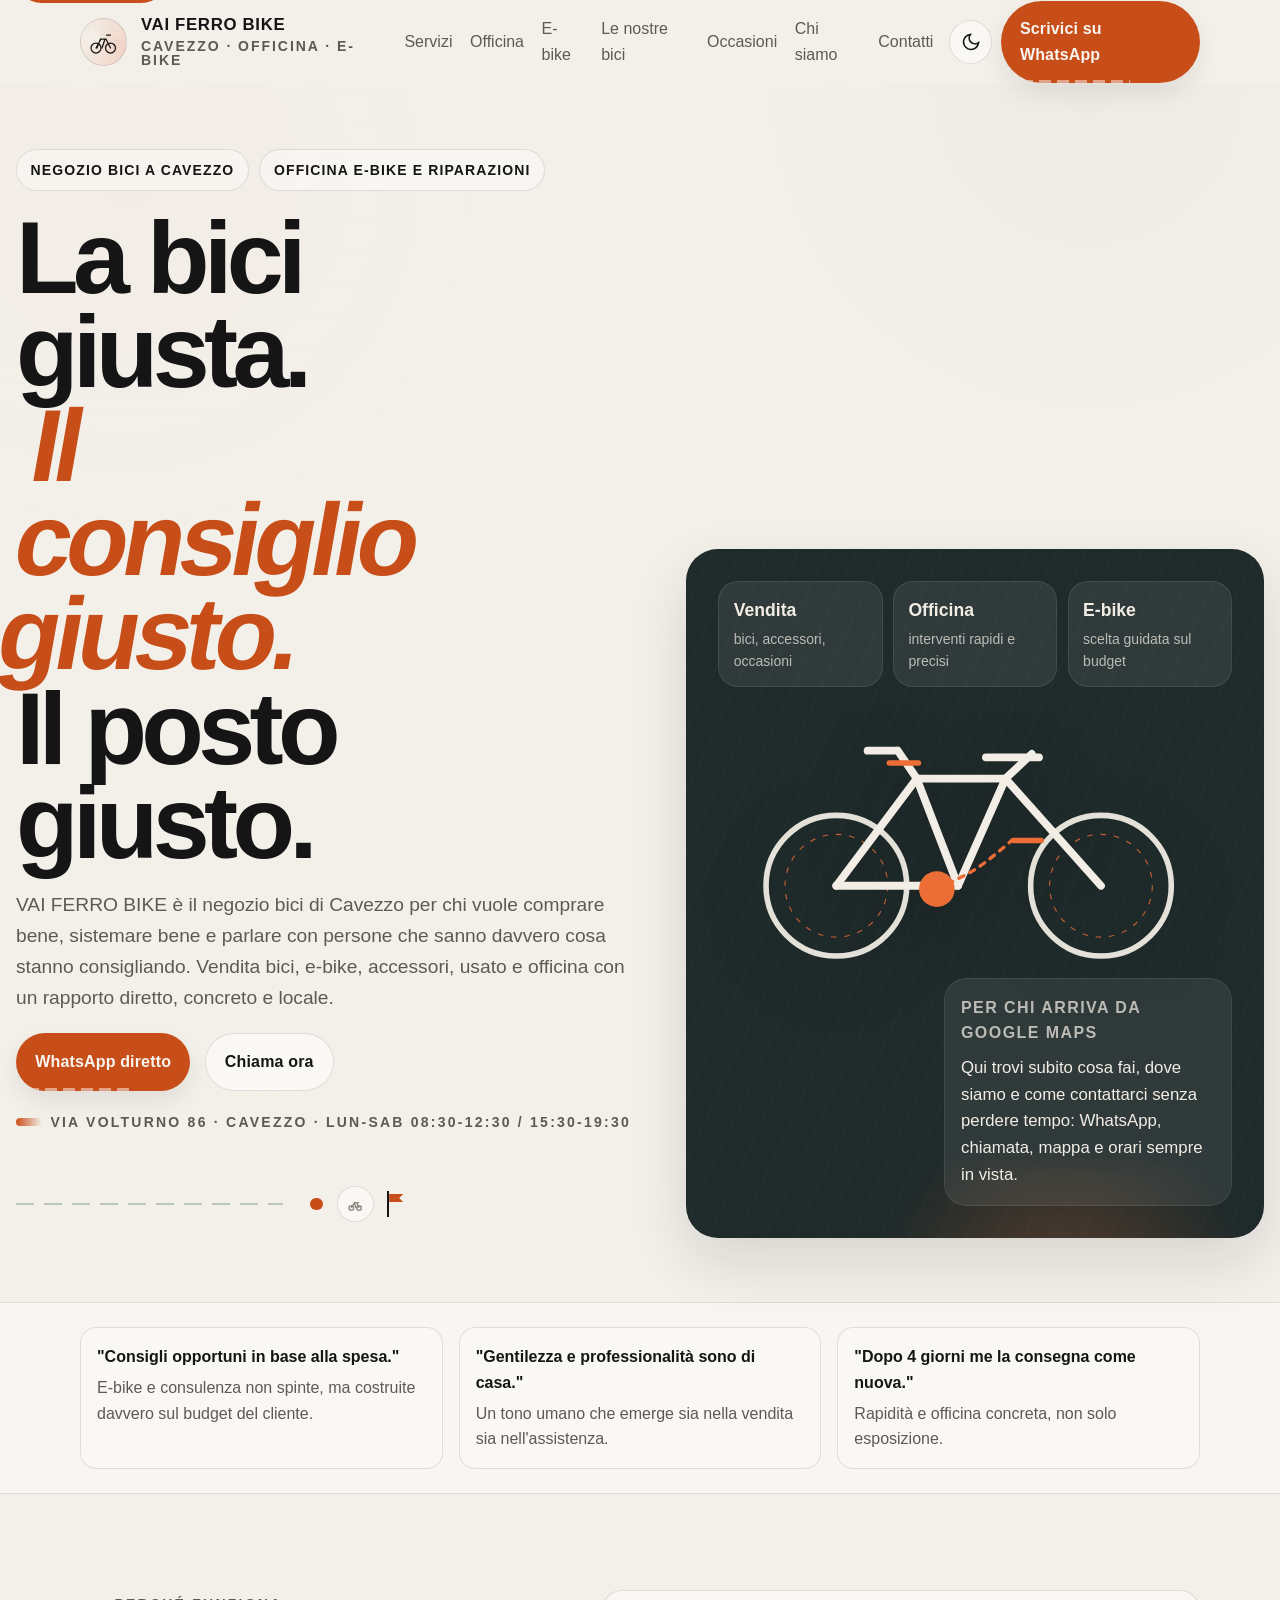
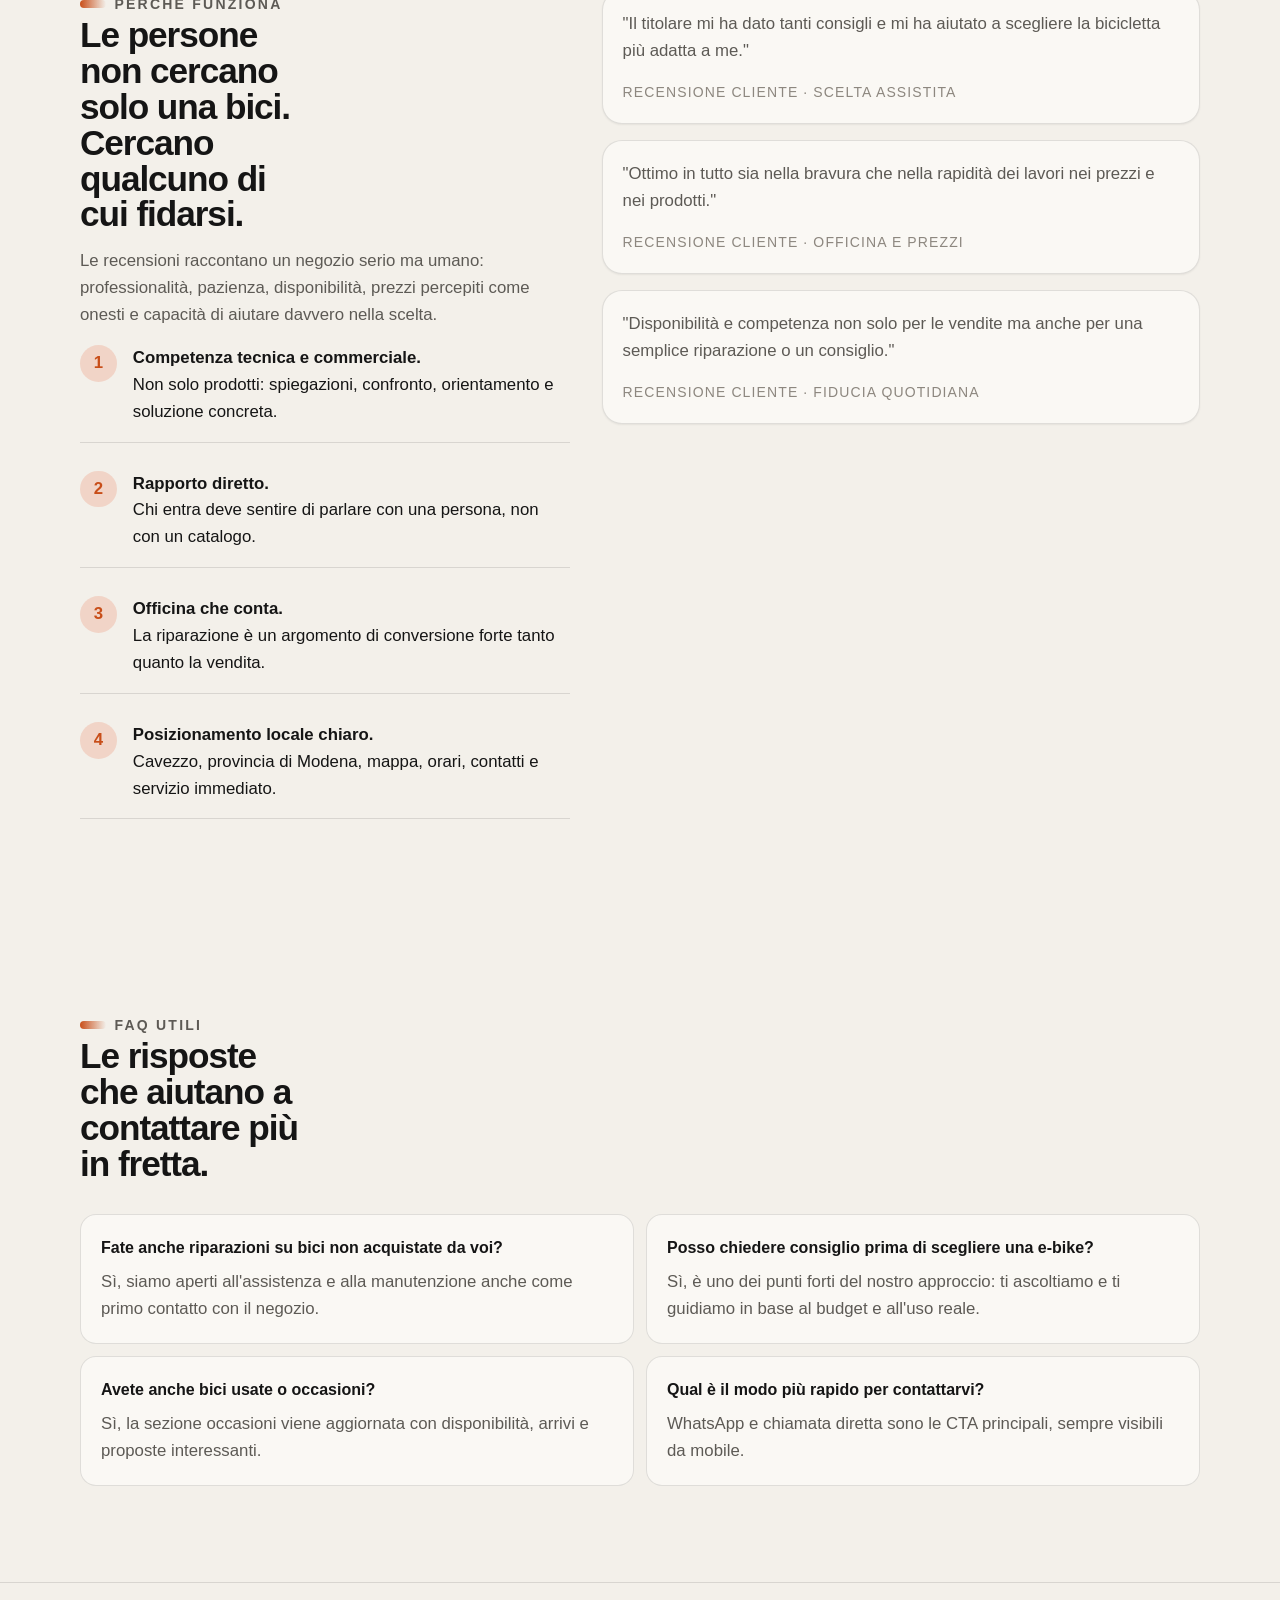
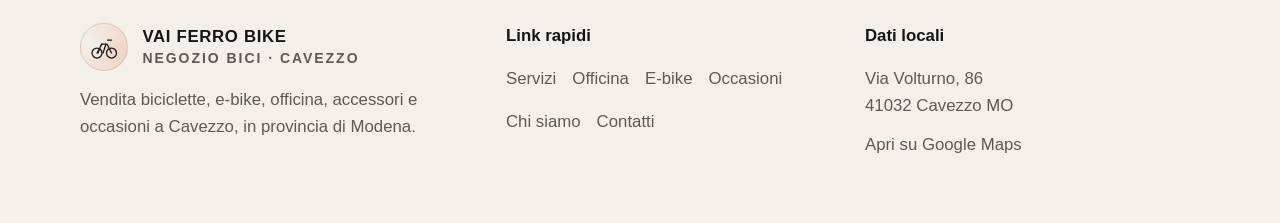
<file: index.html>
<!DOCTYPE html>
<html lang="it">

<head>
  <meta charset="UTF-8">
  <meta name="viewport" content="width=device-width, initial-scale=1.0">
  <title>VAI FERRO BIKE | Negozio bici ed e-bike a Cavezzo</title>
  <meta name="description"
    content="Vendita bici, e-bike e officina a Cavezzo. Consigli veri, assistenza rapida, riparazioni biciclette e contatti immediati in Via Volturno 86.">
  <meta name="theme-color" content="#111111">
  <meta property="og:title" content="VAI FERRO BIKE | Negozio bici ed e-bike a Cavezzo">
  <meta property="og:description"
    content="Negozio bici ed officina a Cavezzo: vendita, e-bike, riparazioni, accessori e occasioni.">
  <meta property="og:type" content="website">
  <meta name="format-detection" content="telephone=no">
  <link rel="preconnect" href="https://api.fontshare.com">
  <link
    href="https://api.fontshare.com/v2/css?f[]=general-sans@400,500,600,700&f[]=cabinet-grotesk@500,700,800&display=swap"
    rel="stylesheet">
  <link rel="stylesheet" href="style.css">
</head>

<body>
  <a class="skip-link" href="#content">Vai al contenuto</a>
  <div class="site-shell">
    <div class="texture"></div>

    <header class="header" id="top">
      <div class="container header-inner">
        <a class="brand" href="index.html" aria-label="VAI FERRO BIKE home">
          <span class="brand-mark" aria-hidden="true">
            <svg viewBox="0 0 64 64" fill="none" stroke="currentColor" stroke-width="2.5" stroke-linecap="round"
              stroke-linejoin="round">
              <circle cx="18" cy="44" r="10"></circle>
              <circle cx="47" cy="44" r="10"></circle>
              <path d="M18 44l10-18h10l9 18M28 26l7 0M36 26l-6 18M27 26l-7 18"></path>
              <path d="M39 18h8"></path>
            </svg>
          </span>
          <span class="brand-name"><strong>VAI FERRO BIKE</strong><span>Cavezzo · officina · e-bike</span></span>
        </a>

        <nav class="nav" aria-label="Principale">
          <a href="servizi.html">Servizi</a>
          <a href="officina.html">Officina</a>
          <a href="ebike.html">E-bike</a>
          <a href="prodotti.html">Le nostre bici</a>
          <a href="occasioni.html">Occasioni</a>
          <a href="chi-siamo.html">Chi siamo</a>
          <a href="contatti.html">Contatti</a>
        </nav>

        <div class="header-actions">
          <button class="theme-toggle" type="button" data-theme-toggle aria-label="Attiva tema scuro">
            <svg width="20" height="20" viewBox="0 0 24 24" fill="none" stroke="currentColor" stroke-width="2">
              <path d="M21 12.79A9 9 0 1 1 11.21 3 7 7 0 0 0 21 12.79z" />
            </svg>
          </button>
          <a class="btn btn-primary desktop-cta"
            href="https://wa.me/393000000000?text=Ciao%20VAI%20FERRO%20BIKE%2C%20vorrei%20avere%20informazioni."
            target="_blank" rel="noopener noreferrer">Scrivici su WhatsApp</a>
          <button class="menu-toggle" type="button" aria-label="Apri menu" aria-expanded="false"><span></span></button>
        </div>
      </div>
      <div class="container mobile-panel" id="mobilePanel">
        <div class="mobile-panel-inner">
          <nav class="mobile-links" aria-label="Mobile">
            <a href="servizi.html">Servizi</a>
            <a href="officina.html">Officina</a>
            <a href="ebike.html">E-bike</a>
            <a href="prodotti.html">Le nostre bici</a>
            <a href="occasioni.html">Usato e occasioni</a>
            <a href="chi-siamo.html">Chi siamo</a>
            <a href="contatti.html">Contatti</a>
          </nav>
        </div>
      </div>
    </header>

    <main id="content">
      <!-- HERO -->
      <section class="hero">
        <div class="container-wide hero-grid">
          <div class="hero-copy reveal">
            <div class="hero-kicker">
              <span class="chip">Negozio bici a Cavezzo</span>
              <span class="chip">Officina e-bike e riparazioni</span>
            </div>
            <h1 class="hero-title">La bici giusta. <span class="accent">Il consiglio giusto.</span> Il posto giusto.
            </h1>
            <p class="hero-lead">VAI FERRO BIKE è il negozio bici di Cavezzo per chi vuole comprare bene, sistemare bene
              e parlare con persone che sanno davvero cosa stanno consigliando. Vendita bici, e-bike, accessori, usato e
              officina con un rapporto diretto, concreto e locale.</p>
            <div class="btn-row">
              <a class="btn btn-primary"
                href="https://wa.me/393000000000?text=Ciao%20VAI%20FERRO%20BIKE%2C%20vorrei%20un%20consiglio%20su%20una%20bici%20o%20una%20riparazione."
                target="_blank" rel="noopener noreferrer">WhatsApp diretto</a>
              <a class="btn btn-secondary" href="tel:+393000000000">Chiama ora</a>
            </div>
            <p class="eyebrow">Via Volturno 86 · Cavezzo · Lun-Sab 08:30-12:30 / 15:30-19:30</p>
            <div class="route-strip" aria-hidden="true"><span></span><span class="route-dot"></span><span
                class="route-rider"><svg viewBox="0 0 24 24" fill="none" stroke="currentColor" stroke-width="1.8">
                  <circle cx="7" cy="17" r="3"></circle>
                  <circle cx="17" cy="17" r="3"></circle>
                  <path d="M7 17l4-7h3l3 7M11 10l2 7M14 10h3"></path>
                </svg></span><span class="route-flag"></span><span></span></div>
          </div>

          <div class="hero-aside reveal" aria-hidden="true">
            <div class="speed-lines"></div>
            <div class="bike-stage">
              <div class="stat-ribbon">
                <div class="stat-pill"><strong>Vendita</strong><span>bici, accessori, occasioni</span></div>
                <div class="stat-pill"><strong>Officina</strong><span>interventi rapidi e precisi</span></div>
                <div class="stat-pill"><strong>E-bike</strong><span>scelta guidata sul budget</span></div>
              </div>

              <svg class="bike-illustration" viewBox="0 0 920 520" fill="none" xmlns="http://www.w3.org/2000/svg">
                <circle class="wheel-spin" cx="212" cy="356" r="126" stroke="currentColor" stroke-width="10"
                  opacity="0.94" />
                <circle class="wheel-spin" cx="686" cy="356" r="126" stroke="currentColor" stroke-width="10"
                  opacity="0.94" />
                <circle class="wheel-spin" cx="212" cy="356" r="92" stroke="#EC6D35" stroke-width="2"
                  stroke-dasharray="10 14" opacity="0.8" />
                <circle class="wheel-spin" cx="686" cy="356" r="92" stroke="#EC6D35" stroke-width="2"
                  stroke-dasharray="10 14" opacity="0.8" />
                <path d="M212 356L356 164H515L686 356" stroke="currentColor" stroke-width="14" stroke-linecap="round"
                  stroke-linejoin="round" />
                <path d="M356 164L430 356H212" stroke="currentColor" stroke-width="14" stroke-linecap="round"
                  stroke-linejoin="round" />
                <path d="M430 356L515 164" stroke="currentColor" stroke-width="14" stroke-linecap="round"
                  stroke-linejoin="round" />
                <path d="M480 126H575" stroke="currentColor" stroke-width="14" stroke-linecap="round" />
                <path d="M356 164L322 114" stroke="currentColor" stroke-width="14" stroke-linecap="round" />
                <path d="M320 114H268" stroke="currentColor" stroke-width="14" stroke-linecap="round" />
                <path d="M515 164L562 120" stroke="currentColor" stroke-width="14" stroke-linecap="round" />
                <path
                  d="M424 362C424 379.673 409.673 394 392 394C374.327 394 360 379.673 360 362C360 344.327 374.327 330 392 330C409.673 330 424 344.327 424 362Z"
                  fill="#EC6D35" />
                <path class="chain-motion" d="M392 362C392 362 426 346 452 332C478 318 527 274 527 274" stroke="#EC6D35"
                  stroke-width="6" stroke-linecap="round" stroke-dasharray="10 12" />
                <path d="M529 275L579 275" stroke="#EC6D35" stroke-width="10" stroke-linecap="round" />
                <path d="M307 136L359 136" stroke="#EC6D35" stroke-width="10" stroke-linecap="round" />
              </svg>

              <div class="hero-card">
                <h3>Per chi arriva da Google Maps</h3>
                <p>Qui trovi subito cosa fai, dove siamo e come contattarci senza perdere tempo: WhatsApp, chiamata,
                  mappa e orari sempre in vista.</p>
              </div>
            </div>
          </div>
        </div>
      </section>

      <!-- TRUST BAND -->
      <section class="trust-band" aria-label="Recensioni evidenziate">
        <div class="container trust-row reveal">
          <article class="trust-quote"><strong>"Consigli opportuni in base alla spesa."</strong> E-bike e consulenza non
            spinte, ma costruite davvero sul budget del cliente.</article>
          <article class="trust-quote"><strong>"Gentilezza e professionalità sono di casa."</strong> Un tono umano che
            emerge sia nella vendita sia nell'assistenza.</article>
          <article class="trust-quote"><strong>"Dopo 4 giorni me la consegna come nuova."</strong> Rapidità e officina
            concreta, non solo esposizione.</article>
        </div>
      </section>

      <!-- PERCHÉ SCEGLIERCI -->
      <section class="section" id="perche-sceglierci">
        <div class="container why-layout">
          <div class="reveal">
            <span class="eyebrow">Perché funziona</span>
            <h2 class="section-title">Le persone non cercano solo una bici. Cercano qualcuno di cui fidarsi.</h2>
            <p class="section-copy">Le recensioni raccontano un negozio serio ma umano: professionalità, pazienza,
              disponibilità, prezzi percepiti come onesti e capacità di aiutare davvero nella scelta.</p>
            <div class="why-list">
              <div class="why-item">
                <div class="why-badge">1</div>
                <div><strong>Competenza tecnica e commerciale.</strong>
                  <p>Non solo prodotti: spiegazioni, confronto, orientamento e soluzione concreta.</p>
                </div>
              </div>
              <div class="why-item">
                <div class="why-badge">2</div>
                <div><strong>Rapporto diretto.</strong>
                  <p>Chi entra deve sentire di parlare con una persona, non con un catalogo.</p>
                </div>
              </div>
              <div class="why-item">
                <div class="why-badge">3</div>
                <div><strong>Officina che conta.</strong>
                  <p>La riparazione è un argomento di conversione forte tanto quanto la vendita.</p>
                </div>
              </div>
              <div class="why-item">
                <div class="why-badge">4</div>
                <div><strong>Posizionamento locale chiaro.</strong>
                  <p>Cavezzo, provincia di Modena, mappa, orari, contatti e servizio immediato.</p>
                </div>
              </div>
            </div>
          </div>

          <div class="review-wall reveal">
            <article class="review-card">
              <p>"Il titolare mi ha dato tanti consigli e mi ha aiutato a scegliere la bicicletta più adatta a me."</p>
              <footer>Recensione cliente · scelta assistita</footer>
            </article>
            <article class="review-card">
              <p>"Ottimo in tutto sia nella bravura che nella rapidità dei lavori nei prezzi e nei prodotti."</p>
              <footer>Recensione cliente · officina e prezzi</footer>
            </article>
            <article class="review-card">
              <p>"Disponibilità e competenza non solo per le vendite ma anche per una semplice riparazione o un
                consiglio."</p>
              <footer>Recensione cliente · fiducia quotidiana</footer>
            </article>
          </div>
        </div>
      </section>

      <!-- FAQ -->
      <section class="section">
        <div class="container">
          <span class="eyebrow reveal">FAQ utili</span>
          <h2 class="section-title reveal">Le risposte che aiutano a contattare più in fretta.</h2>
          <div class="faq-list">
            <article class="faq-item reveal">
              <h3>Fate anche riparazioni su bici non acquistate da voi?</h3>
              <p>Sì, siamo aperti all'assistenza e alla manutenzione anche come primo contatto con il negozio.</p>
            </article>
            <article class="faq-item reveal">
              <h3>Posso chiedere consiglio prima di scegliere una e-bike?</h3>
              <p>Sì, è uno dei punti forti del nostro approccio: ti ascoltiamo e ti guidiamo in base al budget e all'uso
                reale.</p>
            </article>
            <article class="faq-item reveal">
              <h3>Avete anche bici usate o occasioni?</h3>
              <p>Sì, la sezione occasioni viene aggiornata con disponibilità, arrivi e proposte interessanti.</p>
            </article>
            <article class="faq-item reveal">
              <h3>Qual è il modo più rapido per contattarvi?</h3>
              <p>WhatsApp e chiamata diretta sono le CTA principali, sempre visibili da mobile.</p>
            </article>
          </div>
        </div>
      </section>
    </main>

    <footer class="footer">
      <div class="container footer-grid">
        <div>
          <div class="brand" style="margin-bottom: 1rem;">
            <span class="brand-mark" aria-hidden="true">
              <svg viewBox="0 0 64 64" fill="none" stroke="currentColor" stroke-width="2.5" stroke-linecap="round"
                stroke-linejoin="round">
                <circle cx="18" cy="44" r="10"></circle>
                <circle cx="47" cy="44" r="10"></circle>
                <path d="M18 44l10-18h10l9 18M28 26l7 0M36 26l-6 18M27 26l-7 18"></path>
                <path d="M39 18h8"></path>
              </svg>
            </span>
            <span class="brand-name"><strong>VAI FERRO BIKE</strong><span>Negozio bici · Cavezzo</span></span>
          </div>
          <p>Vendita biciclette, e-bike, officina, accessori e occasioni a Cavezzo, in provincia di Modena.</p>
        </div>
        <div>
          <strong>Link rapidi</strong>
          <div class="footer-links" style="margin-top: 1rem;">
            <a href="servizi.html">Servizi</a>
            <a href="officina.html">Officina</a>
            <a href="ebike.html">E-bike</a>
            <a href="occasioni.html">Occasioni</a>
            <a href="chi-siamo.html">Chi siamo</a>
            <a href="contatti.html">Contatti</a>
          </div>
        </div>
        <div>
          <strong>Dati locali</strong>
          <p style="margin-top: 1rem;">Via Volturno, 86<br>41032 Cavezzo MO</p>
          <p style="margin-top: .75rem;"><a href="https://maps.google.com/maps?q=44.8327569,11.0342762&z=15"
              target="_blank" rel="noopener noreferrer">Apri su Google Maps</a></p>
        </div>
      </div>
    </footer>

    <div class="sticky-actions" aria-label="Azioni rapide mobile">
      <a class="btn btn-secondary" href="tel:+393000000000">Chiama</a>
      <a class="btn btn-primary"
        href="https://wa.me/393000000000?text=Ciao%20VAI%20FERRO%20BIKE%2C%20vorrei%20avere%20informazioni."
        target="_blank" rel="noopener noreferrer">WhatsApp</a>
    </div>
  </div>

  <script type="application/ld+json">
  {
    "@context": "https://schema.org",
    "@type": "SportsActivityLocation",
    "name": "VAI FERRO BIKE",
    "address": {
      "@type": "PostalAddress",
      "streetAddress": "Via Volturno, 86",
      "addressLocality": "Cavezzo",
      "addressRegion": "MO",
      "postalCode": "41032",
      "addressCountry": "IT"
    },
    "telephone": "+39 300 000 0000",
    "url": "https://example.com",
    "openingHoursSpecification": [
      {"@type":"OpeningHoursSpecification","dayOfWeek":["Monday","Tuesday","Wednesday","Thursday","Friday","Saturday"],"opens":"08:30","closes":"12:30"},
      {"@type":"OpeningHoursSpecification","dayOfWeek":["Monday","Tuesday","Wednesday","Thursday","Friday","Saturday"],"opens":"15:30","closes":"19:30"}
    ],
    "areaServed": "Cavezzo e provincia di Modena",
    "description": "Negozio biciclette, e-bike e officina riparazioni a Cavezzo."
  }
  </script>
  <script src="main.js"></script>
</body>

</html>
</file>
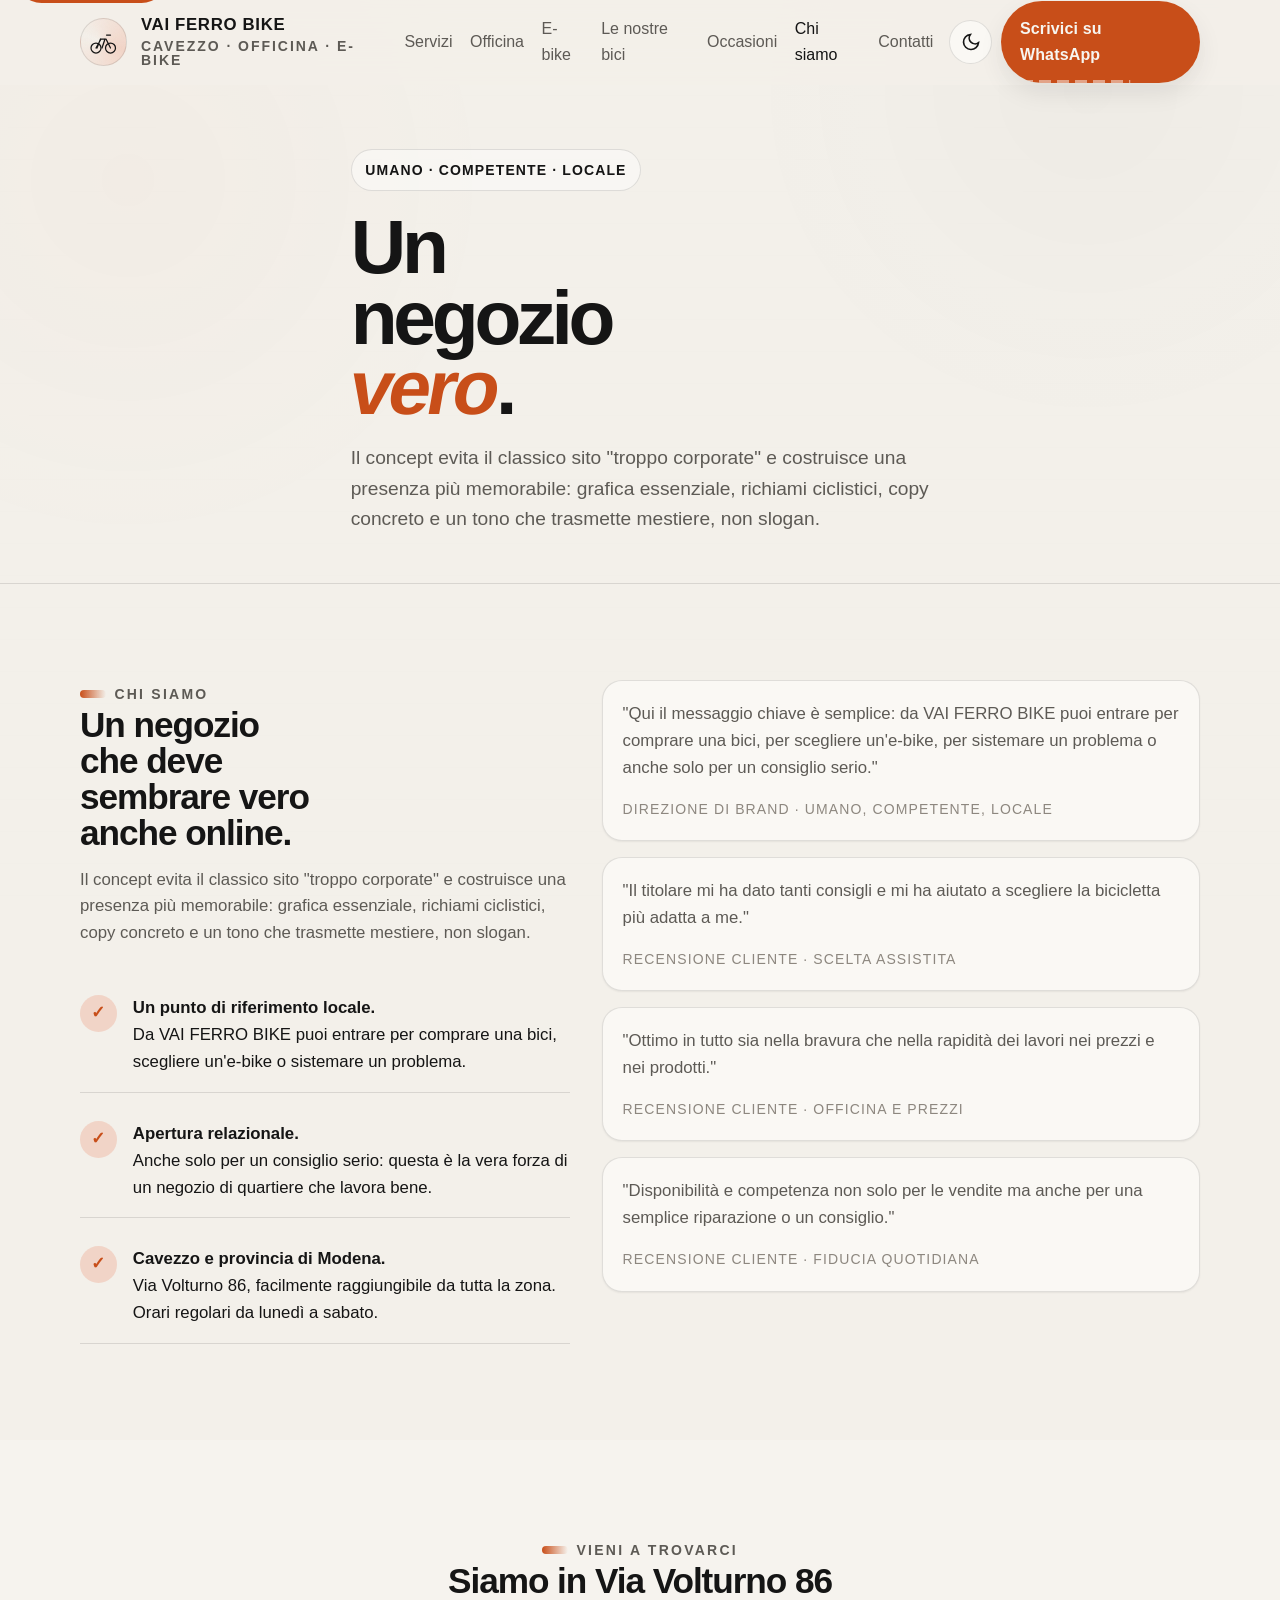
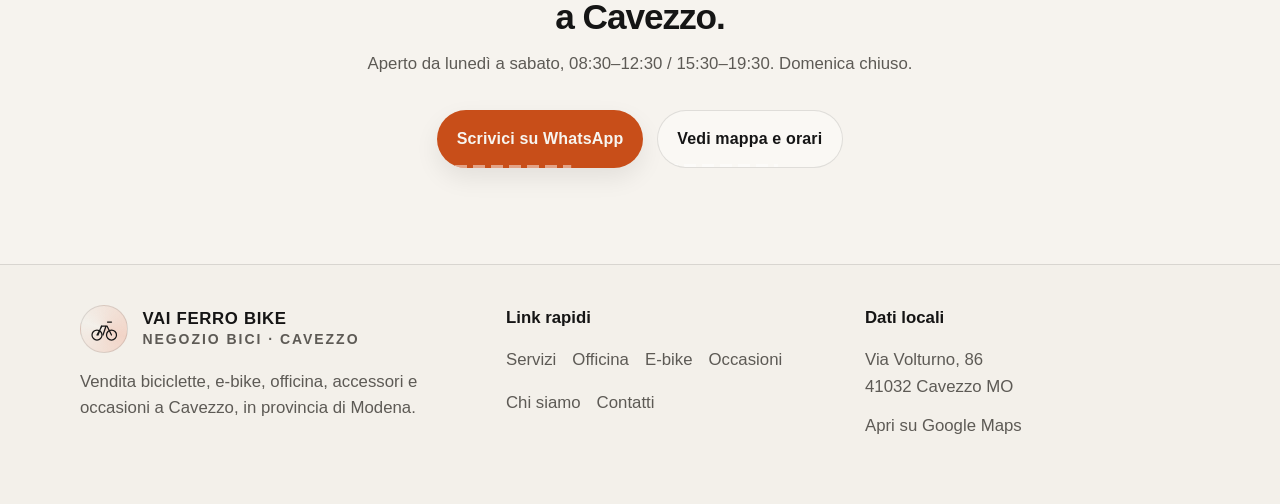
<file: chi-siamo.html>
<!DOCTYPE html>
<html lang="it">

<head>
  <meta charset="UTF-8">
  <meta name="viewport" content="width=device-width, initial-scale=1.0">
  <title>Chi siamo | VAI FERRO BIKE – Negozio bici a Cavezzo</title>
  <meta name="description"
    content="VAI FERRO BIKE è il negozio bici di Cavezzo (MO): un punto di riferimento locale per vendita, e-bike, officina e consulenza autentica.">
  <meta name="theme-color" content="#111111">
  <meta name="format-detection" content="telephone=no">
  <link rel="preconnect" href="https://api.fontshare.com">
  <link
    href="https://api.fontshare.com/v2/css?f[]=general-sans@400,500,600,700&f[]=cabinet-grotesk@500,700,800&display=swap"
    rel="stylesheet">
  <link rel="stylesheet" href="style.css">
</head>

<body>
  <a class="skip-link" href="#content">Vai al contenuto</a>
  <div class="tire-cursor" aria-hidden="true"></div>
  <div class="site-shell">
    <div class="texture"></div>

    <header class="header" id="top">
      <div class="container header-inner">
        <a class="brand" href="index.html" aria-label="VAI FERRO BIKE home">
          <span class="brand-mark" aria-hidden="true">
            <svg viewBox="0 0 64 64" fill="none" stroke="currentColor" stroke-width="2.5" stroke-linecap="round"
              stroke-linejoin="round">
              <circle cx="18" cy="44" r="10"></circle>
              <circle cx="47" cy="44" r="10"></circle>
              <path d="M18 44l10-18h10l9 18M28 26l7 0M36 26l-6 18M27 26l-7 18"></path>
              <path d="M39 18h8"></path>
            </svg>
          </span>
          <span class="brand-name"><strong>VAI FERRO BIKE</strong><span>Cavezzo · officina · e-bike</span></span>
        </a>
        <nav class="nav" aria-label="Principale">
          <a href="servizi.html">Servizi</a>
          <a href="officina.html">Officina</a>
          <a href="ebike.html">E-bike</a>
          <a href="prodotti.html">Le nostre bici</a>
          <a href="occasioni.html">Occasioni</a>
          <a href="chi-siamo.html">Chi siamo</a>
          <a href="contatti.html">Contatti</a>
        </nav>
        <div class="header-actions">
          <button class="theme-toggle" type="button" data-theme-toggle aria-label="Attiva tema scuro">
            <svg width="20" height="20" viewBox="0 0 24 24" fill="none" stroke="currentColor" stroke-width="2">
              <path d="M21 12.79A9 9 0 1 1 11.21 3 7 7 0 0 0 21 12.79z" />
            </svg>
          </button>
          <a class="btn btn-primary desktop-cta"
            href="https://wa.me/393000000000?text=Ciao%20VAI%20FERRO%20BIKE%2C%20vorrei%20avere%20informazioni."
            target="_blank" rel="noopener noreferrer">Scrivici su WhatsApp</a>
          <button class="menu-toggle" type="button" aria-label="Apri menu" aria-expanded="false"><span></span></button>
        </div>
      </div>
      <div class="container mobile-panel" id="mobilePanel">
        <div class="mobile-panel-inner">
          <nav class="mobile-links" aria-label="Mobile">
            <a href="servizi.html">Servizi</a>
            <a href="officina.html">Officina</a>
            <a href="ebike.html">E-bike</a>
            <a href="prodotti.html">Le nostre bici</a>
            <a href="occasioni.html">Usato e occasioni</a>
            <a href="chi-siamo.html">Chi siamo</a>
            <a href="contatti.html">Contatti</a>
          </nav>
        </div>
      </div>
    </header>

    <main id="content">
      <section class="page-hero">
        <div class="container page-hero-inner reveal">
          <div class="page-hero-kicker">
            <span class="chip">Umano · competente · locale</span>
          </div>
          <h1 class="hero-title" style="font-size:clamp(2.4rem,6vw,5rem);">Un negozio <span class="accent">vero</span>.
          </h1>
          <p class="hero-lead">Il concept evita il classico sito "troppo corporate" e costruisce una presenza più
            memorabile: grafica essenziale, richiami ciclistici, copy concreto e un tono che trasmette mestiere, non
            slogan.</p>
        </div>
      </section>

      <section class="section">
        <div class="container why-layout">
          <div class="reveal">
            <span class="eyebrow">Chi siamo</span>
            <h2 class="section-title">Un negozio che deve sembrare vero anche online.</h2>
            <p class="section-copy">Il concept evita il classico sito "troppo corporate" e costruisce una presenza più
              memorabile: grafica essenziale, richiami ciclistici, copy concreto e un tono che trasmette mestiere, non
              slogan.</p>
            <div class="why-list" style="margin-top:2rem">
              <div class="why-item">
                <div class="why-badge">✓</div>
                <div><strong>Un punto di riferimento locale.</strong>
                  <p>Da VAI FERRO BIKE puoi entrare per comprare una bici, scegliere un'e-bike o sistemare un problema.
                  </p>
                </div>
              </div>
              <div class="why-item">
                <div class="why-badge">✓</div>
                <div><strong>Apertura relazionale.</strong>
                  <p>Anche solo per un consiglio serio: questa è la vera forza di un negozio di quartiere che lavora
                    bene.</p>
                </div>
              </div>
              <div class="why-item">
                <div class="why-badge">✓</div>
                <div><strong>Cavezzo e provincia di Modena.</strong>
                  <p>Via Volturno 86, facilmente raggiungibile da tutta la zona. Orari regolari da lunedì a sabato.</p>
                </div>
              </div>
            </div>
          </div>

          <div class="reveal">
            <div class="review-card" style="margin-bottom:1rem">
              <p>"Qui il messaggio chiave è semplice: da VAI FERRO BIKE puoi entrare per comprare una bici, per
                scegliere un'e-bike, per sistemare un problema o anche solo per un consiglio serio."</p>
              <footer>Direzione di brand · umano, competente, locale</footer>
            </div>
            <div class="review-wall">
              <article class="review-card">
                <p>"Il titolare mi ha dato tanti consigli e mi ha aiutato a scegliere la bicicletta più adatta a me."
                </p>
                <footer>Recensione cliente · scelta assistita</footer>
              </article>
              <article class="review-card">
                <p>"Ottimo in tutto sia nella bravura che nella rapidità dei lavori nei prezzi e nei prodotti."</p>
                <footer>Recensione cliente · officina e prezzi</footer>
              </article>
              <article class="review-card">
                <p>"Disponibilità e competenza non solo per le vendite ma anche per una semplice riparazione o un
                  consiglio."</p>
                <footer>Recensione cliente · fiducia quotidiana</footer>
              </article>
            </div>
          </div>
        </div>
      </section>

      <section class="section" style="background:var(--color-surface-2)">
        <div class="container" style="text-align:center">
          <span class="eyebrow reveal">Vieni a trovarci</span>
          <h2 class="section-title reveal" style="margin-inline:auto;max-width:20ch">Siamo in Via Volturno 86 a Cavezzo.
          </h2>
          <p class="section-copy reveal" style="margin-inline:auto;text-align:center">Aperto da lunedì a sabato,
            08:30–12:30 / 15:30–19:30. Domenica chiuso.</p>
          <div class="btn-row reveal" style="justify-content:center;margin-top:2rem">
            <a class="btn btn-primary"
              href="https://wa.me/393000000000?text=Ciao%20VAI%20FERRO%20BIKE%2C%20vorrei%20avere%20informazioni."
              target="_blank" rel="noopener noreferrer">Scrivici su WhatsApp</a>
            <a class="btn btn-secondary" href="contatti.html">Vedi mappa e orari</a>
          </div>
        </div>
      </section>
    </main>

    <footer class="footer">
      <div class="container footer-grid">
        <div>
          <div class="brand" style="margin-bottom: 1rem;">
            <span class="brand-mark" aria-hidden="true">
              <svg viewBox="0 0 64 64" fill="none" stroke="currentColor" stroke-width="2.5" stroke-linecap="round"
                stroke-linejoin="round">
                <circle cx="18" cy="44" r="10"></circle>
                <circle cx="47" cy="44" r="10"></circle>
                <path d="M18 44l10-18h10l9 18M28 26l7 0M36 26l-6 18M27 26l-7 18"></path>
                <path d="M39 18h8"></path>
              </svg>
            </span>
            <span class="brand-name"><strong>VAI FERRO BIKE</strong><span>Negozio bici · Cavezzo</span></span>
          </div>
          <p>Vendita biciclette, e-bike, officina, accessori e occasioni a Cavezzo, in provincia di Modena.</p>
        </div>
        <div>
          <strong>Link rapidi</strong>
          <div class="footer-links" style="margin-top: 1rem;">
            <a href="servizi.html">Servizi</a>
            <a href="officina.html">Officina</a>
            <a href="ebike.html">E-bike</a>
            <a href="occasioni.html">Occasioni</a>
            <a href="chi-siamo.html">Chi siamo</a>
            <a href="contatti.html">Contatti</a>
          </div>
        </div>
        <div>
          <strong>Dati locali</strong>
          <p style="margin-top: 1rem;">Via Volturno, 86<br>41032 Cavezzo MO</p>
          <p style="margin-top: .75rem;"><a href="https://maps.google.com/maps?q=44.8327569,11.0342762&z=15"
              target="_blank" rel="noopener noreferrer">Apri su Google Maps</a></p>
        </div>
      </div>
    </footer>

    <div class="sticky-actions" aria-label="Azioni rapide mobile">
      <a class="btn btn-secondary" href="tel:+393000000000">Chiama</a>
      <a class="btn btn-primary"
        href="https://wa.me/393000000000?text=Ciao%20VAI%20FERRO%20BIKE%2C%20vorrei%20avere%20informazioni."
        target="_blank" rel="noopener noreferrer">WhatsApp</a>
    </div>
  </div>
  <script src="main.js"></script>
</body>

</html>
</file>
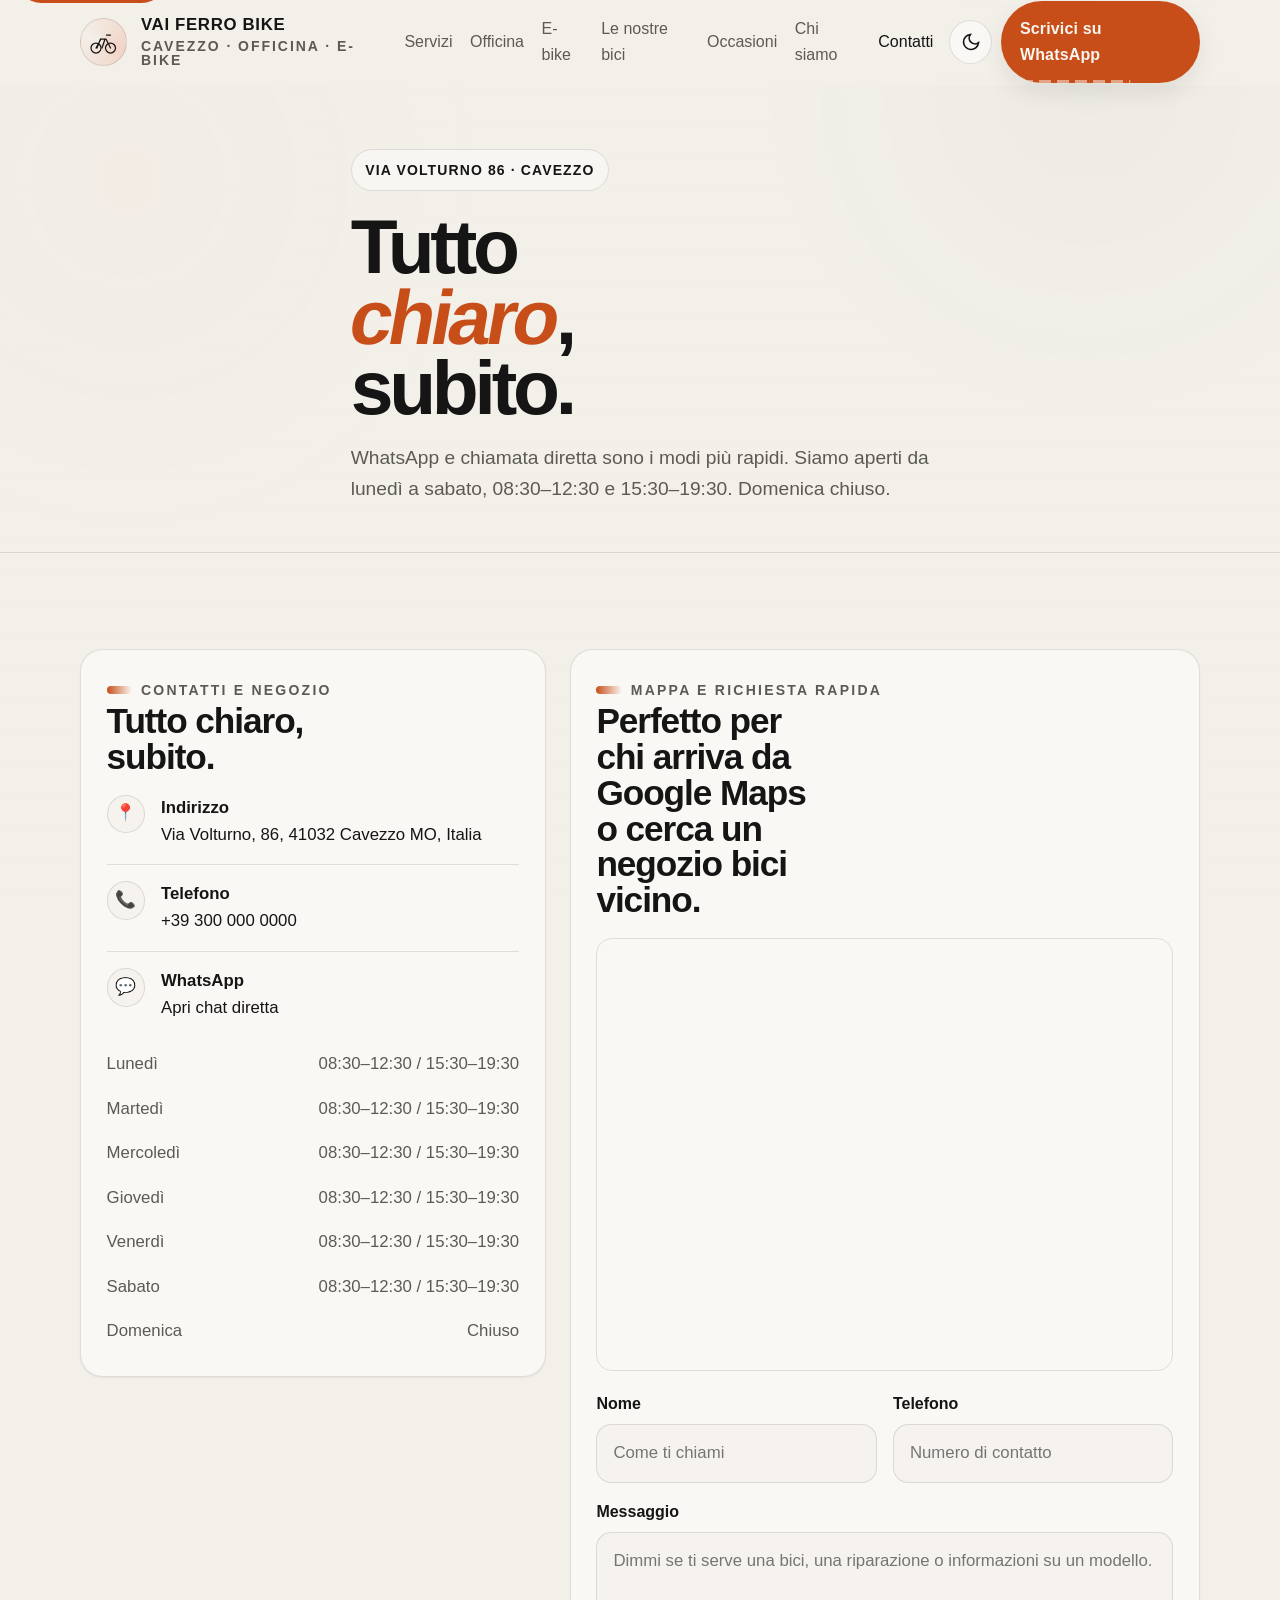
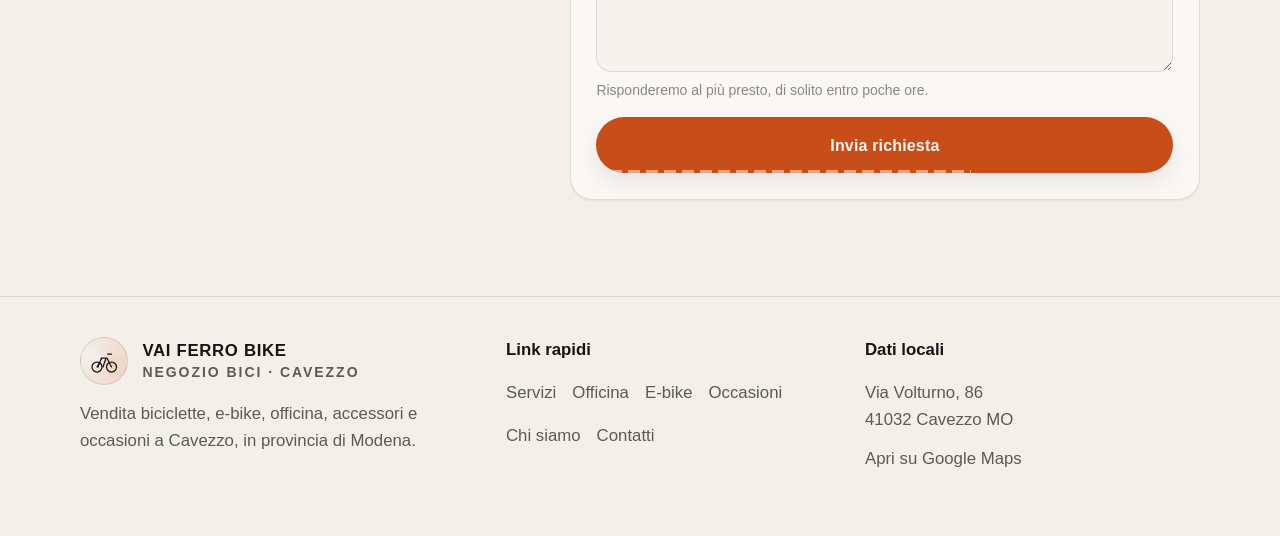
<file: contatti.html>
<!DOCTYPE html>
<html lang="it">

<head>
  <meta charset="UTF-8">
  <meta name="viewport" content="width=device-width, initial-scale=1.0">
  <title>Contatti | VAI FERRO BIKE – Via Volturno 86, Cavezzo</title>
  <meta name="description"
    content="Contatta VAI FERRO BIKE: telefono, WhatsApp, mappa e orari. Via Volturno 86, 41032 Cavezzo MO. Aperto da lunedì a sabato 08:30–19:30.">
  <meta name="theme-color" content="#111111">
  <meta name="format-detection" content="telephone=no">
  <link rel="preconnect" href="https://api.fontshare.com">
  <link
    href="https://api.fontshare.com/v2/css?f[]=general-sans@400,500,600,700&f[]=cabinet-grotesk@500,700,800&display=swap"
    rel="stylesheet">
  <link rel="stylesheet" href="style.css">
</head>

<body>
  <a class="skip-link" href="#content">Vai al contenuto</a>
  <div class="tire-cursor" aria-hidden="true"></div>
  <div class="site-shell">
    <div class="texture"></div>

    <header class="header" id="top">
      <div class="container header-inner">
        <a class="brand" href="index.html" aria-label="VAI FERRO BIKE home">
          <span class="brand-mark" aria-hidden="true">
            <svg viewBox="0 0 64 64" fill="none" stroke="currentColor" stroke-width="2.5" stroke-linecap="round"
              stroke-linejoin="round">
              <circle cx="18" cy="44" r="10"></circle>
              <circle cx="47" cy="44" r="10"></circle>
              <path d="M18 44l10-18h10l9 18M28 26l7 0M36 26l-6 18M27 26l-7 18"></path>
              <path d="M39 18h8"></path>
            </svg>
          </span>
          <span class="brand-name"><strong>VAI FERRO BIKE</strong><span>Cavezzo · officina · e-bike</span></span>
        </a>
        <nav class="nav" aria-label="Principale">
          <a href="servizi.html">Servizi</a>
          <a href="officina.html">Officina</a>
          <a href="ebike.html">E-bike</a>
          <a href="prodotti.html">Le nostre bici</a>
          <a href="occasioni.html">Occasioni</a>
          <a href="chi-siamo.html">Chi siamo</a>
          <a href="contatti.html">Contatti</a>
        </nav>
        <div class="header-actions">
          <button class="theme-toggle" type="button" data-theme-toggle aria-label="Attiva tema scuro">
            <svg width="20" height="20" viewBox="0 0 24 24" fill="none" stroke="currentColor" stroke-width="2">
              <path d="M21 12.79A9 9 0 1 1 11.21 3 7 7 0 0 0 21 12.79z" />
            </svg>
          </button>
          <a class="btn btn-primary desktop-cta"
            href="https://wa.me/393000000000?text=Ciao%20VAI%20FERRO%20BIKE%2C%20vorrei%20avere%20informazioni."
            target="_blank" rel="noopener noreferrer">Scrivici su WhatsApp</a>
          <button class="menu-toggle" type="button" aria-label="Apri menu" aria-expanded="false"><span></span></button>
        </div>
      </div>
      <div class="container mobile-panel" id="mobilePanel">
        <div class="mobile-panel-inner">
          <nav class="mobile-links" aria-label="Mobile">
            <a href="servizi.html">Servizi</a>
            <a href="officina.html">Officina</a>
            <a href="ebike.html">E-bike</a>
            <a href="prodotti.html">Le nostre bici</a>
            <a href="occasioni.html">Usato e occasioni</a>
            <a href="chi-siamo.html">Chi siamo</a>
            <a href="contatti.html">Contatti</a>
          </nav>
        </div>
      </div>
    </header>

    <main id="content">
      <section class="page-hero">
        <div class="container page-hero-inner reveal">
          <div class="page-hero-kicker">
            <span class="chip">Via Volturno 86 · Cavezzo</span>
          </div>
          <h1 class="hero-title" style="font-size:clamp(2.4rem,6vw,5rem);">Tutto <span class="accent">chiaro</span>,
            subito.</h1>
          <p class="hero-lead">WhatsApp e chiamata diretta sono i modi più rapidi. Siamo aperti da lunedì a sabato,
            08:30–12:30 e 15:30–19:30. Domenica chiuso.</p>
        </div>
      </section>

      <section class="section">
        <div class="container contact-wrap">
          <div class="contact-card reveal">
            <span class="eyebrow">Contatti e negozio</span>
            <h2 class="section-title">Tutto chiaro, subito.</h2>
            <div class="contact-stack">
              <div class="contact-row">
                <div class="contact-icon">📍</div>
                <div><strong>Indirizzo</strong>
                  <p>Via Volturno, 86, 41032 Cavezzo MO, Italia</p>
                </div>
              </div>
              <div class="contact-row">
                <div class="contact-icon">📞</div>
                <div><strong>Telefono</strong>
                  <p><a href="tel:+393000000000">+39 300 000 0000</a></p>
                </div>
              </div>
              <div class="contact-row">
                <div class="contact-icon">💬</div>
                <div><strong>WhatsApp</strong>
                  <p><a
                      href="https://wa.me/393000000000?text=Ciao%20VAI%20FERRO%20BIKE%2C%20vorrei%20avere%20informazioni."
                      target="_blank" rel="noopener noreferrer">Apri chat diretta</a></p>
                </div>
              </div>
            </div>

            <div class="hours-grid" aria-label="Orari di apertura" style="margin-top:1.5rem">
              <div><span>Lunedì</span><span>08:30–12:30 / 15:30–19:30</span></div>
              <div><span>Martedì</span><span>08:30–12:30 / 15:30–19:30</span></div>
              <div><span>Mercoledì</span><span>08:30–12:30 / 15:30–19:30</span></div>
              <div><span>Giovedì</span><span>08:30–12:30 / 15:30–19:30</span></div>
              <div><span>Venerdì</span><span>08:30–12:30 / 15:30–19:30</span></div>
              <div><span>Sabato</span><span>08:30–12:30 / 15:30–19:30</span></div>
              <div><span>Domenica</span><span>Chiuso</span></div>
            </div>
          </div>

          <div class="map-card reveal">
            <span class="eyebrow">Mappa e richiesta rapida</span>
            <h2 class="section-title">Perfetto per chi arriva da Google Maps o cerca un negozio bici vicino.</h2>
            <div class="map-frame">
              <iframe title="Mappa VAI FERRO BIKE" loading="lazy" referrerpolicy="no-referrer-when-downgrade"
                src="https://www.google.com/maps?q=44.8327569,11.0342762&z=15&output=embed"></iframe>
            </div>
            <form class="contact-form" action="mailto:info@vaiferrobike.it" method="post" enctype="text/plain">
              <div class="field">
                <label for="nome">Nome</label>
                <input id="nome" name="nome" type="text" placeholder="Come ti chiami">
              </div>
              <div class="field">
                <label for="telefono">Telefono</label>
                <input id="telefono" name="telefono" type="tel" placeholder="Numero di contatto">
              </div>
              <div class="field">
                <label for="messaggio">Messaggio</label>
                <textarea id="messaggio" name="messaggio"
                  placeholder="Dimmi se ti serve una bici, una riparazione o informazioni su un modello."></textarea>
                <small>Risponderemo al più presto, di solito entro poche ore.</small>
              </div>
              <button class="btn btn-primary" type="submit">Invia richiesta</button>
            </form>
          </div>
        </div>
      </section>
    </main>

    <footer class="footer">
      <div class="container footer-grid">
        <div>
          <div class="brand" style="margin-bottom: 1rem;">
            <span class="brand-mark" aria-hidden="true">
              <svg viewBox="0 0 64 64" fill="none" stroke="currentColor" stroke-width="2.5" stroke-linecap="round"
                stroke-linejoin="round">
                <circle cx="18" cy="44" r="10"></circle>
                <circle cx="47" cy="44" r="10"></circle>
                <path d="M18 44l10-18h10l9 18M28 26l7 0M36 26l-6 18M27 26l-7 18"></path>
                <path d="M39 18h8"></path>
              </svg>
            </span>
            <span class="brand-name"><strong>VAI FERRO BIKE</strong><span>Negozio bici · Cavezzo</span></span>
          </div>
          <p>Vendita biciclette, e-bike, officina, accessori e occasioni a Cavezzo, in provincia di Modena.</p>
        </div>
        <div>
          <strong>Link rapidi</strong>
          <div class="footer-links" style="margin-top: 1rem;">
            <a href="servizi.html">Servizi</a>
            <a href="officina.html">Officina</a>
            <a href="ebike.html">E-bike</a>
            <a href="occasioni.html">Occasioni</a>
            <a href="chi-siamo.html">Chi siamo</a>
            <a href="contatti.html">Contatti</a>
          </div>
        </div>
        <div>
          <strong>Dati locali</strong>
          <p style="margin-top: 1rem;">Via Volturno, 86<br>41032 Cavezzo MO</p>
          <p style="margin-top: .75rem;"><a href="https://maps.google.com/maps?q=44.8327569,11.0342762&z=15"
              target="_blank" rel="noopener noreferrer">Apri su Google Maps</a></p>
        </div>
      </div>
    </footer>

    <div class="sticky-actions" aria-label="Azioni rapide mobile">
      <a class="btn btn-secondary" href="tel:+393000000000">Chiama</a>
      <a class="btn btn-primary"
        href="https://wa.me/393000000000?text=Ciao%20VAI%20FERRO%20BIKE%2C%20vorrei%20avere%20informazioni."
        target="_blank" rel="noopener noreferrer">WhatsApp</a>
    </div>
  </div>
  <script src="main.js"></script>
</body>

</html>
</file>
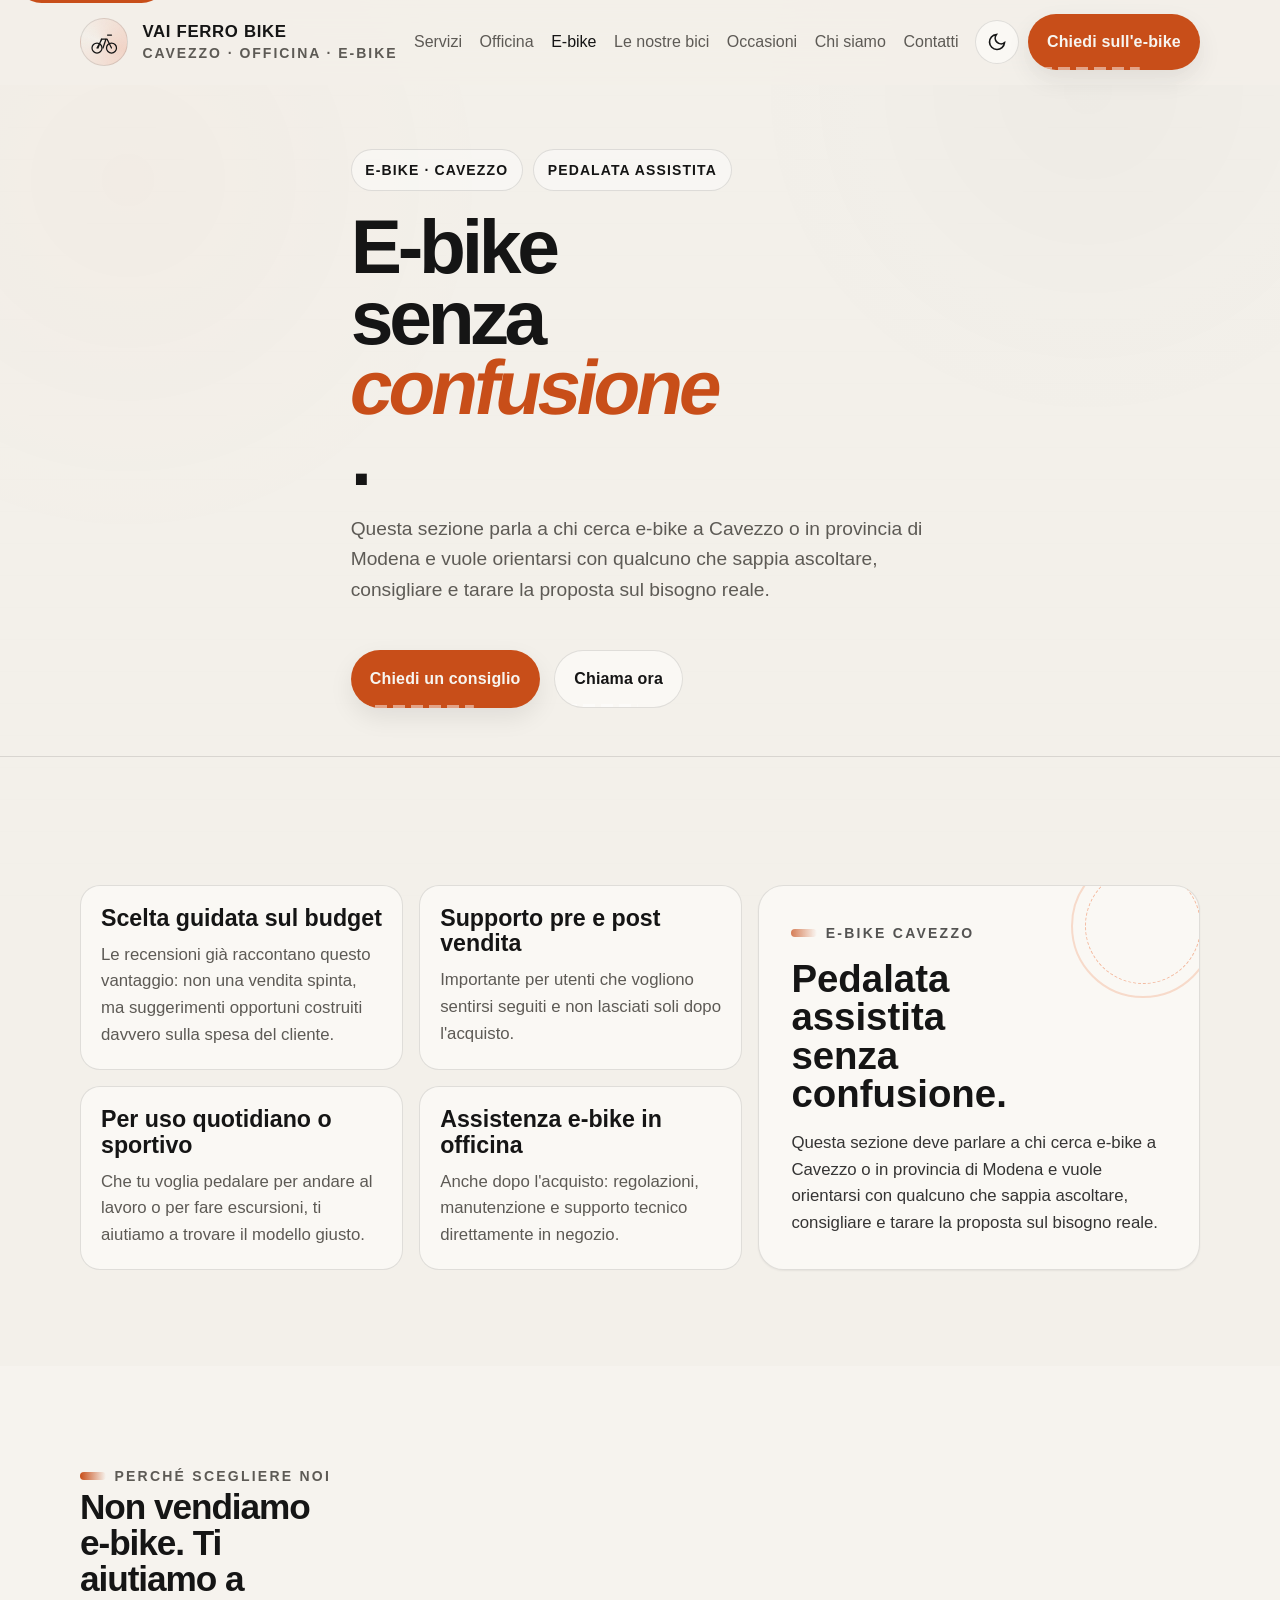
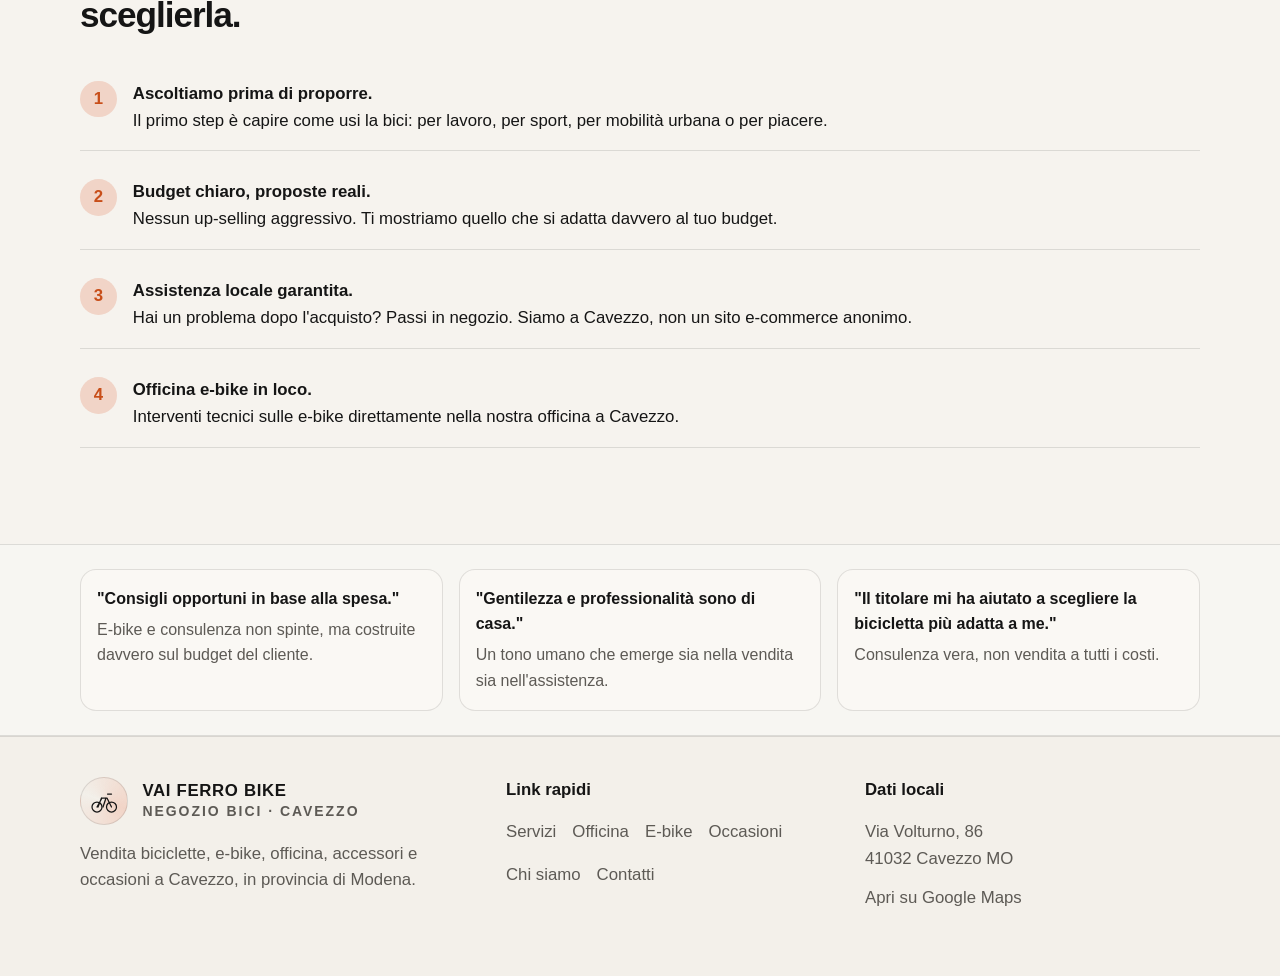
<file: ebike.html>
<!DOCTYPE html>
<html lang="it">

<head>
  <meta charset="UTF-8">
  <meta name="viewport" content="width=device-width, initial-scale=1.0">
  <title>E-bike a Cavezzo | VAI FERRO BIKE – Pedalata assistita con criterio</title>
  <meta name="description"
    content="E-bike a Cavezzo e provincia di Modena: consulenza reale, scelta guidata sul budget e supporto pre e post vendita. VAI FERRO BIKE.">
  <meta name="theme-color" content="#111111">
  <meta name="format-detection" content="telephone=no">
  <link rel="preconnect" href="https://api.fontshare.com">
  <link
    href="https://api.fontshare.com/v2/css?f[]=general-sans@400,500,600,700&f[]=cabinet-grotesk@500,700,800&display=swap"
    rel="stylesheet">
  <link rel="stylesheet" href="style.css">
</head>

<body>
  <a class="skip-link" href="#content">Vai al contenuto</a>
  <div class="tire-cursor" aria-hidden="true"></div>
  <div class="site-shell">
    <div class="texture"></div>

    <header class="header" id="top">
      <div class="container header-inner">
        <a class="brand" href="index.html" aria-label="VAI FERRO BIKE home">
          <span class="brand-mark" aria-hidden="true">
            <svg viewBox="0 0 64 64" fill="none" stroke="currentColor" stroke-width="2.5" stroke-linecap="round"
              stroke-linejoin="round">
              <circle cx="18" cy="44" r="10"></circle>
              <circle cx="47" cy="44" r="10"></circle>
              <path d="M18 44l10-18h10l9 18M28 26l7 0M36 26l-6 18M27 26l-7 18"></path>
              <path d="M39 18h8"></path>
            </svg>
          </span>
          <span class="brand-name"><strong>VAI FERRO BIKE</strong><span>Cavezzo · officina · e-bike</span></span>
        </a>
        <nav class="nav" aria-label="Principale">
          <a href="servizi.html">Servizi</a>
          <a href="officina.html">Officina</a>
          <a href="ebike.html">E-bike</a>
          <a href="prodotti.html">Le nostre bici</a>
          <a href="occasioni.html">Occasioni</a>
          <a href="chi-siamo.html">Chi siamo</a>
          <a href="contatti.html">Contatti</a>
        </nav>
        <div class="header-actions">
          <button class="theme-toggle" type="button" data-theme-toggle aria-label="Attiva tema scuro">
            <svg width="20" height="20" viewBox="0 0 24 24" fill="none" stroke="currentColor" stroke-width="2">
              <path d="M21 12.79A9 9 0 1 1 11.21 3 7 7 0 0 0 21 12.79z" />
            </svg>
          </button>
          <a class="btn btn-primary desktop-cta"
            href="https://wa.me/393000000000?text=Ciao%20VAI%20FERRO%20BIKE%2C%20vorrei%20informazioni%20sulle%20e-bike."
            target="_blank" rel="noopener noreferrer">Chiedi sull'e-bike</a>
          <button class="menu-toggle" type="button" aria-label="Apri menu" aria-expanded="false"><span></span></button>
        </div>
      </div>
      <div class="container mobile-panel" id="mobilePanel">
        <div class="mobile-panel-inner">
          <nav class="mobile-links" aria-label="Mobile">
            <a href="servizi.html">Servizi</a>
            <a href="officina.html">Officina</a>
            <a href="ebike.html">E-bike</a>
            <a href="prodotti.html">Le nostre bici</a>
            <a href="occasioni.html">Usato e occasioni</a>
            <a href="chi-siamo.html">Chi siamo</a>
            <a href="contatti.html">Contatti</a>
          </nav>
        </div>
      </div>
    </header>

    <main id="content">
      <section class="page-hero">
        <div class="container page-hero-inner reveal">
          <div class="page-hero-kicker">
            <span class="chip">E-bike · Cavezzo</span>
            <span class="chip">Pedalata assistita</span>
          </div>
          <h1 class="hero-title" style="font-size:clamp(2.4rem,6vw,5rem);">E-bike senza <span
              class="accent">confusione</span>.</h1>
          <p class="hero-lead">Questa sezione parla a chi cerca e-bike a Cavezzo o in provincia di Modena e vuole
            orientarsi con qualcuno che sappia ascoltare, consigliare e tarare la proposta sul bisogno reale.</p>
          <div class="btn-row" style="margin-top:1.5rem">
            <a class="btn btn-primary"
              href="https://wa.me/393000000000?text=Ciao%20VAI%20FERRO%20BIKE%2C%20vorrei%20un%20consiglio%20su%20un%27e-bike."
              target="_blank" rel="noopener noreferrer">Chiedi un consiglio</a>
            <a class="btn btn-secondary" href="tel:+393000000000">Chiama ora</a>
          </div>
        </div>
      </section>

      <section class="section">
        <div class="container">
          <div class="editorial-grid">
            <div class="small-cards reveal">
              <article class="mini-card">
                <h4>Scelta guidata sul budget</h4>
                <p>Le recensioni già raccontano questo vantaggio: non una vendita spinta, ma suggerimenti opportuni
                  costruiti davvero sulla spesa del cliente.</p>
              </article>
              <article class="mini-card">
                <h4>Supporto pre e post vendita</h4>
                <p>Importante per utenti che vogliono sentirsi seguiti e non lasciati soli dopo l'acquisto.</p>
              </article>
              <article class="mini-card">
                <h4>Per uso quotidiano o sportivo</h4>
                <p>Che tu voglia pedalare per andare al lavoro o per fare escursioni, ti aiutiamo a trovare il modello
                  giusto.</p>
              </article>
              <article class="mini-card">
                <h4>Assistenza e-bike in officina</h4>
                <p>Anche dopo l'acquisto: regolazioni, manutenzione e supporto tecnico direttamente in negozio.</p>
              </article>
            </div>
            <article class="feature-panel light reveal">
              <div class="wheel-ghost"></div>
              <span class="eyebrow">E-bike Cavezzo</span>
              <h2>Pedalata assistita senza confusione.</h2>
              <p>Questa sezione deve parlare a chi cerca e-bike a Cavezzo o in provincia di Modena e vuole orientarsi
                con qualcuno che sappia ascoltare, consigliare e tarare la proposta sul bisogno reale.</p>
            </article>
          </div>
        </div>
      </section>

      <section class="section" style="background:var(--color-surface-2)">
        <div class="container">
          <span class="eyebrow reveal">Perché scegliere noi</span>
          <h2 class="section-title reveal">Non vendiamo e-bike. Ti aiutiamo a sceglierla.</h2>
          <div class="why-list reveal" style="margin-top:2rem">
            <div class="why-item">
              <div class="why-badge">1</div>
              <div><strong>Ascoltiamo prima di proporre.</strong>
                <p>Il primo step è capire come usi la bici: per lavoro, per sport, per mobilità urbana o per piacere.
                </p>
              </div>
            </div>
            <div class="why-item">
              <div class="why-badge">2</div>
              <div><strong>Budget chiaro, proposte reali.</strong>
                <p>Nessun up-selling aggressivo. Ti mostriamo quello che si adatta davvero al tuo budget.</p>
              </div>
            </div>
            <div class="why-item">
              <div class="why-badge">3</div>
              <div><strong>Assistenza locale garantita.</strong>
                <p>Hai un problema dopo l'acquisto? Passi in negozio. Siamo a Cavezzo, non un sito e-commerce anonimo.
                </p>
              </div>
            </div>
            <div class="why-item">
              <div class="why-badge">4</div>
              <div><strong>Officina e-bike in loco.</strong>
                <p>Interventi tecnici sulle e-bike direttamente nella nostra officina a Cavezzo.</p>
              </div>
            </div>
          </div>
        </div>
      </section>

      <section class="trust-band">
        <div class="container trust-row reveal">
          <article class="trust-quote"><strong>"Consigli opportuni in base alla spesa."</strong> E-bike e consulenza non
            spinte, ma costruite davvero sul budget del cliente.</article>
          <article class="trust-quote"><strong>"Gentilezza e professionalità sono di casa."</strong> Un tono umano che
            emerge sia nella vendita sia nell'assistenza.</article>
          <article class="trust-quote"><strong>"Il titolare mi ha aiutato a scegliere la bicicletta più adatta a
              me."</strong> Consulenza vera, non vendita a tutti i costi.</article>
        </div>
      </section>
    </main>

    <footer class="footer">
      <div class="container footer-grid">
        <div>
          <div class="brand" style="margin-bottom: 1rem;">
            <span class="brand-mark" aria-hidden="true">
              <svg viewBox="0 0 64 64" fill="none" stroke="currentColor" stroke-width="2.5" stroke-linecap="round"
                stroke-linejoin="round">
                <circle cx="18" cy="44" r="10"></circle>
                <circle cx="47" cy="44" r="10"></circle>
                <path d="M18 44l10-18h10l9 18M28 26l7 0M36 26l-6 18M27 26l-7 18"></path>
                <path d="M39 18h8"></path>
              </svg>
            </span>
            <span class="brand-name"><strong>VAI FERRO BIKE</strong><span>Negozio bici · Cavezzo</span></span>
          </div>
          <p>Vendita biciclette, e-bike, officina, accessori e occasioni a Cavezzo, in provincia di Modena.</p>
        </div>
        <div>
          <strong>Link rapidi</strong>
          <div class="footer-links" style="margin-top: 1rem;">
            <a href="servizi.html">Servizi</a>
            <a href="officina.html">Officina</a>
            <a href="ebike.html">E-bike</a>
            <a href="occasioni.html">Occasioni</a>
            <a href="chi-siamo.html">Chi siamo</a>
            <a href="contatti.html">Contatti</a>
          </div>
        </div>
        <div>
          <strong>Dati locali</strong>
          <p style="margin-top: 1rem;">Via Volturno, 86<br>41032 Cavezzo MO</p>
          <p style="margin-top: .75rem;"><a href="https://maps.google.com/maps?q=44.8327569,11.0342762&z=15"
              target="_blank" rel="noopener noreferrer">Apri su Google Maps</a></p>
        </div>
      </div>
    </footer>

    <div class="sticky-actions" aria-label="Azioni rapide mobile">
      <a class="btn btn-secondary" href="tel:+393000000000">Chiama</a>
      <a class="btn btn-primary"
        href="https://wa.me/393000000000?text=Ciao%20VAI%20FERRO%20BIKE%2C%20vorrei%20avere%20informazioni."
        target="_blank" rel="noopener noreferrer">WhatsApp</a>
    </div>
  </div>
  <script src="main.js"></script>
</body>

</html>
</file>
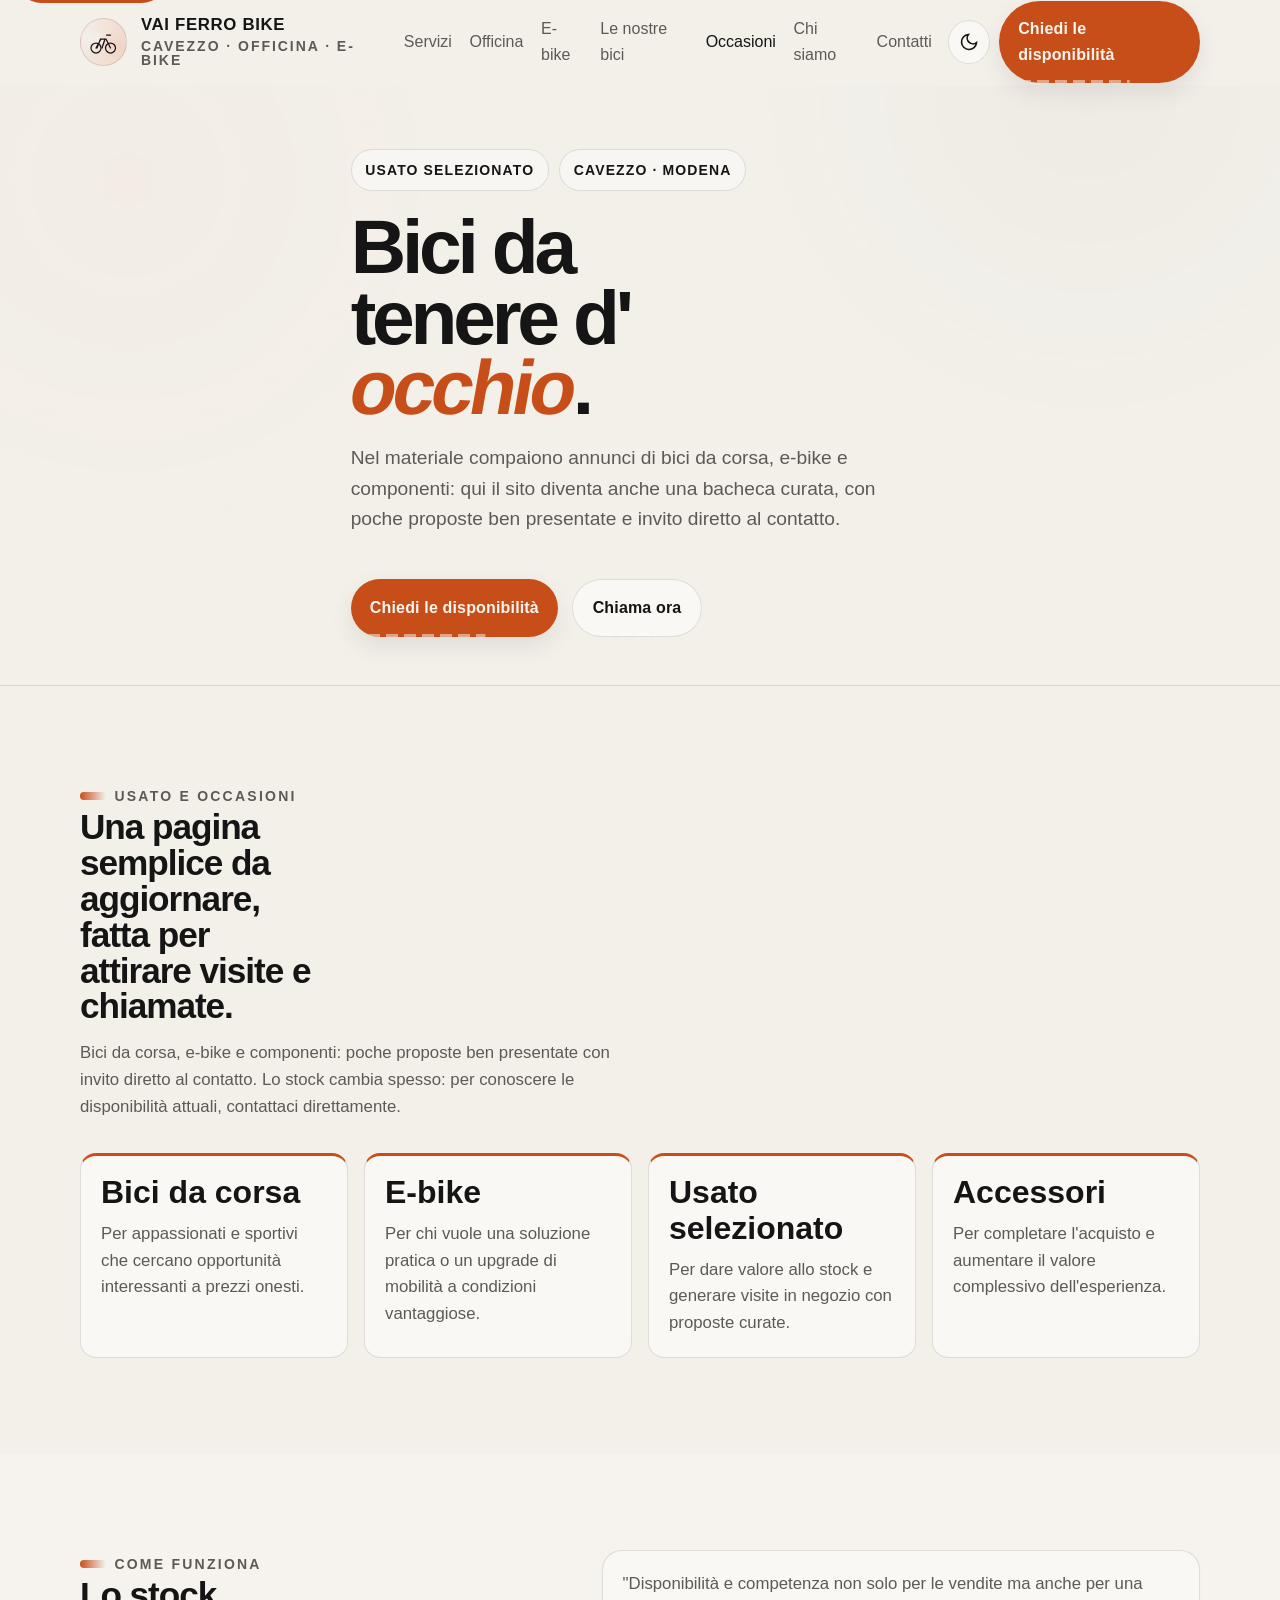
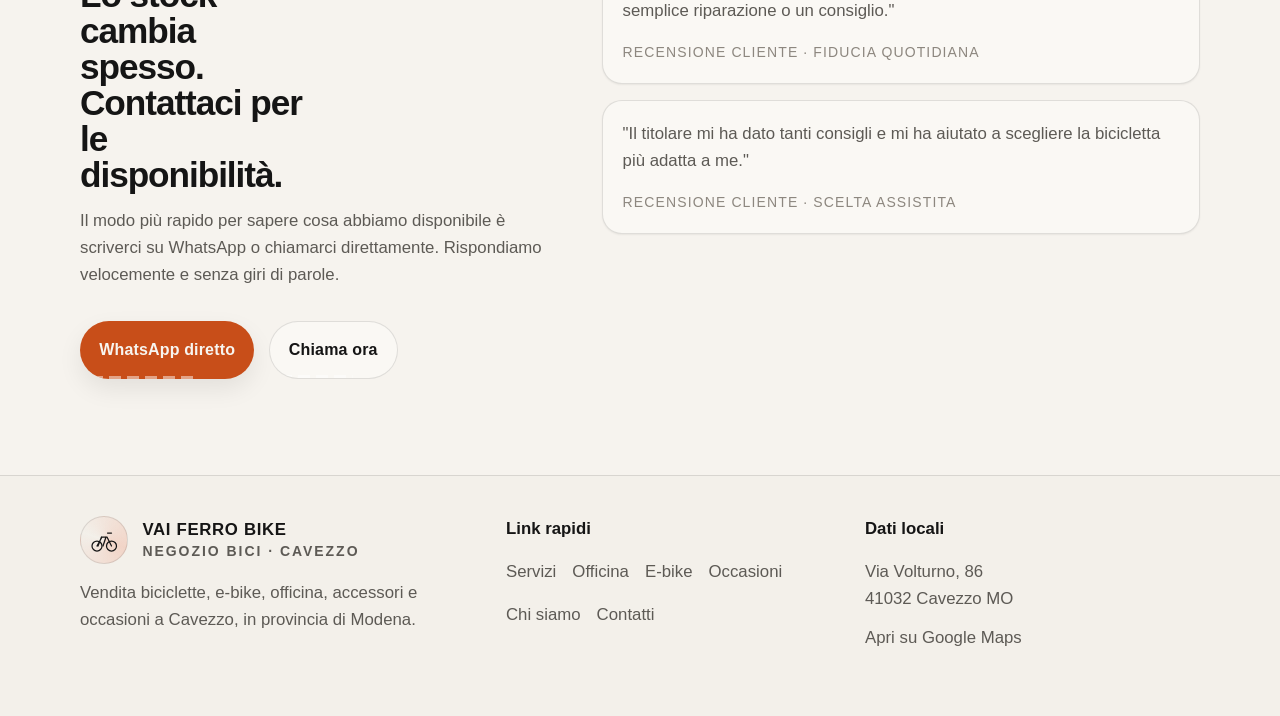
<file: occasioni.html>
<!DOCTYPE html>
<html lang="it">

<head>
  <meta charset="UTF-8">
  <meta name="viewport" content="width=device-width, initial-scale=1.0">
  <title>Occasioni e bici usate | VAI FERRO BIKE – Cavezzo</title>
  <meta name="description"
    content="Bici usate, e-bike e occasioni a Cavezzo. Una selezione curata di bici da corsa, e-bike e accessori. Visita VAI FERRO BIKE in Via Volturno 86.">
  <meta name="theme-color" content="#111111">
  <meta name="format-detection" content="telephone=no">
  <link rel="preconnect" href="https://api.fontshare.com">
  <link
    href="https://api.fontshare.com/v2/css?f[]=general-sans@400,500,600,700&f[]=cabinet-grotesk@500,700,800&display=swap"
    rel="stylesheet">
  <link rel="stylesheet" href="style.css">
</head>

<body>
  <a class="skip-link" href="#content">Vai al contenuto</a>
  <div class="tire-cursor" aria-hidden="true"></div>
  <div class="site-shell">
    <div class="texture"></div>

    <header class="header" id="top">
      <div class="container header-inner">
        <a class="brand" href="index.html" aria-label="VAI FERRO BIKE home">
          <span class="brand-mark" aria-hidden="true">
            <svg viewBox="0 0 64 64" fill="none" stroke="currentColor" stroke-width="2.5" stroke-linecap="round"
              stroke-linejoin="round">
              <circle cx="18" cy="44" r="10"></circle>
              <circle cx="47" cy="44" r="10"></circle>
              <path d="M18 44l10-18h10l9 18M28 26l7 0M36 26l-6 18M27 26l-7 18"></path>
              <path d="M39 18h8"></path>
            </svg>
          </span>
          <span class="brand-name"><strong>VAI FERRO BIKE</strong><span>Cavezzo · officina · e-bike</span></span>
        </a>
        <nav class="nav" aria-label="Principale">
          <a href="servizi.html">Servizi</a>
          <a href="officina.html">Officina</a>
          <a href="ebike.html">E-bike</a>
          <a href="prodotti.html">Le nostre bici</a>
          <a href="occasioni.html">Occasioni</a>
          <a href="chi-siamo.html">Chi siamo</a>
          <a href="contatti.html">Contatti</a>
        </nav>
        <div class="header-actions">
          <button class="theme-toggle" type="button" data-theme-toggle aria-label="Attiva tema scuro">
            <svg width="20" height="20" viewBox="0 0 24 24" fill="none" stroke="currentColor" stroke-width="2">
              <path d="M21 12.79A9 9 0 1 1 11.21 3 7 7 0 0 0 21 12.79z" />
            </svg>
          </button>
          <a class="btn btn-primary desktop-cta"
            href="https://wa.me/393000000000?text=Ciao%20VAI%20FERRO%20BIKE%2C%20vorrei%20informazioni%20sulle%20occasioni."
            target="_blank" rel="noopener noreferrer">Chiedi le disponibilità</a>
          <button class="menu-toggle" type="button" aria-label="Apri menu" aria-expanded="false"><span></span></button>
        </div>
      </div>
      <div class="container mobile-panel" id="mobilePanel">
        <div class="mobile-panel-inner">
          <nav class="mobile-links" aria-label="Mobile">
            <a href="servizi.html">Servizi</a>
            <a href="officina.html">Officina</a>
            <a href="ebike.html">E-bike</a>
            <a href="prodotti.html">Le nostre bici</a>
            <a href="occasioni.html">Usato e occasioni</a>
            <a href="chi-siamo.html">Chi siamo</a>
            <a href="contatti.html">Contatti</a>
          </nav>
        </div>
      </div>
    </header>

    <main id="content">
      <section class="page-hero">
        <div class="container page-hero-inner reveal">
          <div class="page-hero-kicker">
            <span class="chip">Usato selezionato</span>
            <span class="chip">Cavezzo · Modena</span>
          </div>
          <h1 class="hero-title" style="font-size:clamp(2.4rem,6vw,5rem);">Bici da tenere d'<span
              class="accent">occhio</span>.</h1>
          <p class="hero-lead">Nel materiale compaiono annunci di bici da corsa, e-bike e componenti: qui il sito
            diventa anche una bacheca curata, con poche proposte ben presentate e invito diretto al contatto.</p>
          <div class="btn-row" style="margin-top:1.5rem">
            <a class="btn btn-primary"
              href="https://wa.me/393000000000?text=Ciao%20VAI%20FERRO%20BIKE%2C%20vorrei%20sapere%20quali%20occasioni%20avete%20disponibili."
              target="_blank" rel="noopener noreferrer">Chiedi le disponibilità</a>
            <a class="btn btn-secondary" href="tel:+393000000000">Chiama ora</a>
          </div>
        </div>
      </section>

      <section class="section">
        <div class="container">
          <span class="eyebrow reveal">Usato e occasioni</span>
          <h2 class="section-title reveal">Una pagina semplice da aggiornare, fatta per attirare visite e chiamate.</h2>
          <p class="section-copy reveal">Bici da corsa, e-bike e componenti: poche proposte ben presentate con invito
            diretto al contatto. Lo stock cambia spesso: per conoscere le disponibilità attuali, contattaci
            direttamente.</p>

          <div class="stats-grid">
            <article class="stat-card reveal">
              <strong>Bici da corsa</strong>
              <span>Per appassionati e sportivi che cercano opportunità interessanti a prezzi onesti.</span>
            </article>
            <article class="stat-card reveal">
              <strong>E-bike</strong>
              <span>Per chi vuole una soluzione pratica o un upgrade di mobilità a condizioni vantaggiose.</span>
            </article>
            <article class="stat-card reveal">
              <strong>Usato selezionato</strong>
              <span>Per dare valore allo stock e generare visite in negozio con proposte curate.</span>
            </article>
            <article class="stat-card reveal">
              <strong>Accessori</strong>
              <span>Per completare l'acquisto e aumentare il valore complessivo dell'esperienza.</span>
            </article>
          </div>
        </div>
      </section>

      <section class="section" style="background:var(--color-surface-2)">
        <div class="container">
          <div class="why-layout">
            <div class="reveal">
              <span class="eyebrow">Come funziona</span>
              <h2 class="section-title">Lo stock cambia spesso. Contattaci per le disponibilità.</h2>
              <p class="section-copy">Il modo più rapido per sapere cosa abbiamo disponibile è scriverci su WhatsApp o
                chiamarci direttamente. Rispondiamo velocemente e senza giri di parole.</p>
              <div class="btn-row" style="margin-top:2rem">
                <a class="btn btn-primary"
                  href="https://wa.me/393000000000?text=Ciao%20VAI%20FERRO%20BIKE%2C%20vorrei%20sapere%20quali%20occasioni%20avete%20disponibili."
                  target="_blank" rel="noopener noreferrer">WhatsApp diretto</a>
                <a class="btn btn-secondary" href="tel:+393000000000">Chiama ora</a>
              </div>
            </div>
            <div class="review-wall reveal">
              <article class="review-card">
                <p>"Disponibilità e competenza non solo per le vendite ma anche per una semplice riparazione o un
                  consiglio."</p>
                <footer>Recensione cliente · fiducia quotidiana</footer>
              </article>
              <article class="review-card">
                <p>"Il titolare mi ha dato tanti consigli e mi ha aiutato a scegliere la bicicletta più adatta a me."
                </p>
                <footer>Recensione cliente · scelta assistita</footer>
              </article>
            </div>
          </div>
        </div>
      </section>
    </main>

    <footer class="footer">
      <div class="container footer-grid">
        <div>
          <div class="brand" style="margin-bottom: 1rem;">
            <span class="brand-mark" aria-hidden="true">
              <svg viewBox="0 0 64 64" fill="none" stroke="currentColor" stroke-width="2.5" stroke-linecap="round"
                stroke-linejoin="round">
                <circle cx="18" cy="44" r="10"></circle>
                <circle cx="47" cy="44" r="10"></circle>
                <path d="M18 44l10-18h10l9 18M28 26l7 0M36 26l-6 18M27 26l-7 18"></path>
                <path d="M39 18h8"></path>
              </svg>
            </span>
            <span class="brand-name"><strong>VAI FERRO BIKE</strong><span>Negozio bici · Cavezzo</span></span>
          </div>
          <p>Vendita biciclette, e-bike, officina, accessori e occasioni a Cavezzo, in provincia di Modena.</p>
        </div>
        <div>
          <strong>Link rapidi</strong>
          <div class="footer-links" style="margin-top: 1rem;">
            <a href="servizi.html">Servizi</a>
            <a href="officina.html">Officina</a>
            <a href="ebike.html">E-bike</a>
            <a href="occasioni.html">Occasioni</a>
            <a href="chi-siamo.html">Chi siamo</a>
            <a href="contatti.html">Contatti</a>
          </div>
        </div>
        <div>
          <strong>Dati locali</strong>
          <p style="margin-top: 1rem;">Via Volturno, 86<br>41032 Cavezzo MO</p>
          <p style="margin-top: .75rem;"><a href="https://maps.google.com/maps?q=44.8327569,11.0342762&z=15"
              target="_blank" rel="noopener noreferrer">Apri su Google Maps</a></p>
        </div>
      </div>
    </footer>

    <div class="sticky-actions" aria-label="Azioni rapide mobile">
      <a class="btn btn-secondary" href="tel:+393000000000">Chiama</a>
      <a class="btn btn-primary"
        href="https://wa.me/393000000000?text=Ciao%20VAI%20FERRO%20BIKE%2C%20vorrei%20avere%20informazioni."
        target="_blank" rel="noopener noreferrer">WhatsApp</a>
    </div>
  </div>
  <script src="main.js"></script>
</body>

</html>
</file>
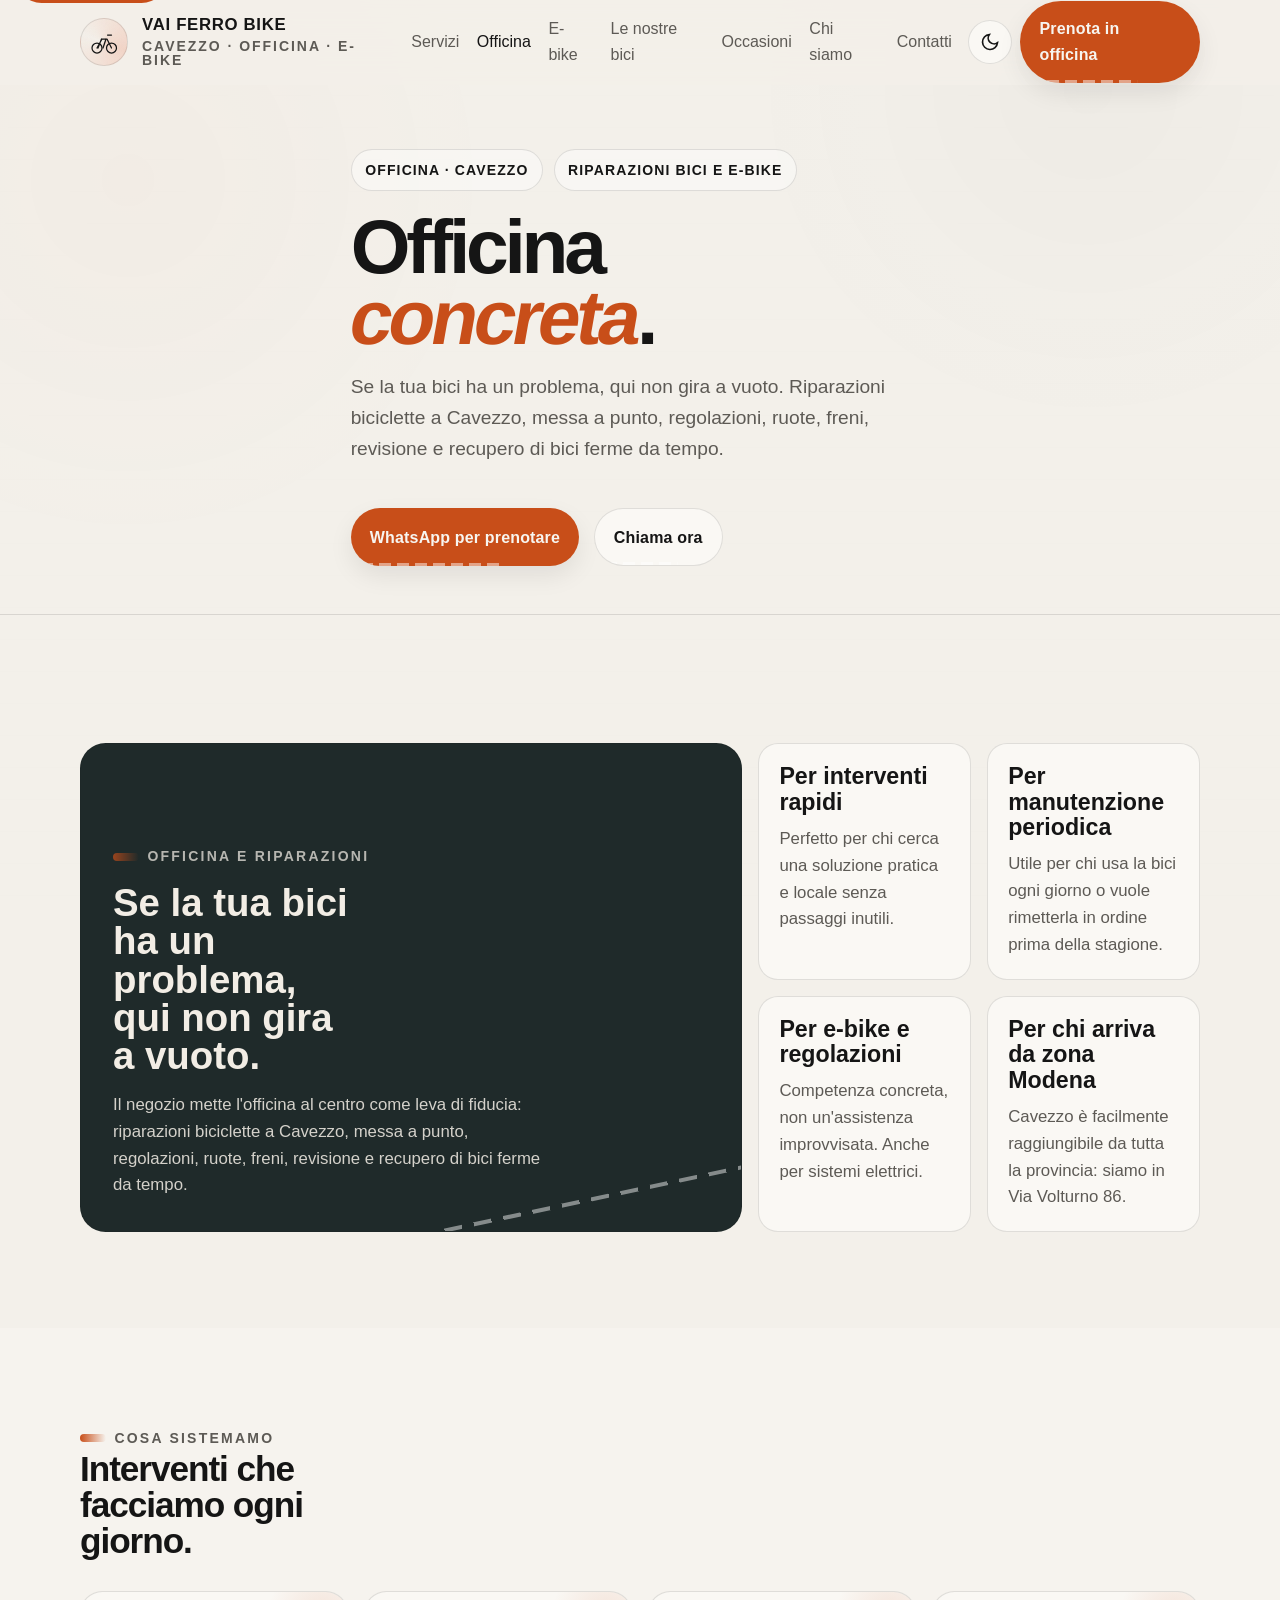
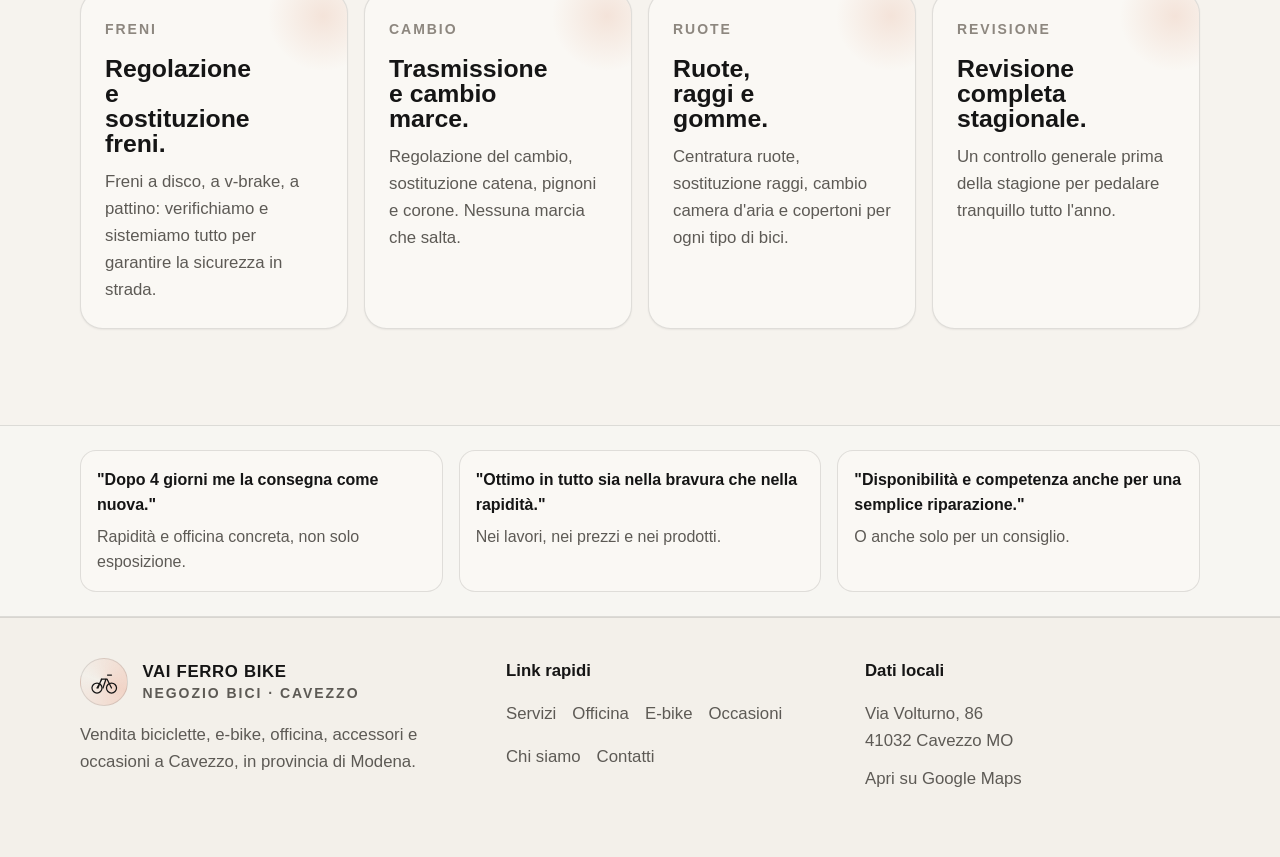
<file: officina.html>
<!DOCTYPE html>
<html lang="it">

<head>
  <meta charset="UTF-8">
  <meta name="viewport" content="width=device-width, initial-scale=1.0">
  <title>Officina riparazioni bici | VAI FERRO BIKE – Cavezzo</title>
  <meta name="description"
    content="Officina bici a Cavezzo: riparazioni rapide, manutenzione, regolazioni, ruote, freni e recupero e-bike. VAI FERRO BIKE, Via Volturno 86.">
  <meta name="theme-color" content="#111111">
  <meta name="format-detection" content="telephone=no">
  <link rel="preconnect" href="https://api.fontshare.com">
  <link
    href="https://api.fontshare.com/v2/css?f[]=general-sans@400,500,600,700&f[]=cabinet-grotesk@500,700,800&display=swap"
    rel="stylesheet">
  <link rel="stylesheet" href="style.css">
</head>

<body>
  <a class="skip-link" href="#content">Vai al contenuto</a>
  <div class="tire-cursor" aria-hidden="true"></div>
  <div class="site-shell">
    <div class="texture"></div>

    <header class="header" id="top">
      <div class="container header-inner">
        <a class="brand" href="index.html" aria-label="VAI FERRO BIKE home">
          <span class="brand-mark" aria-hidden="true">
            <svg viewBox="0 0 64 64" fill="none" stroke="currentColor" stroke-width="2.5" stroke-linecap="round"
              stroke-linejoin="round">
              <circle cx="18" cy="44" r="10"></circle>
              <circle cx="47" cy="44" r="10"></circle>
              <path d="M18 44l10-18h10l9 18M28 26l7 0M36 26l-6 18M27 26l-7 18"></path>
              <path d="M39 18h8"></path>
            </svg>
          </span>
          <span class="brand-name"><strong>VAI FERRO BIKE</strong><span>Cavezzo · officina · e-bike</span></span>
        </a>
        <nav class="nav" aria-label="Principale">
          <a href="servizi.html">Servizi</a>
          <a href="officina.html">Officina</a>
          <a href="ebike.html">E-bike</a>
          <a href="prodotti.html">Le nostre bici</a>
          <a href="occasioni.html">Occasioni</a>
          <a href="chi-siamo.html">Chi siamo</a>
          <a href="contatti.html">Contatti</a>
        </nav>
        <div class="header-actions">
          <button class="theme-toggle" type="button" data-theme-toggle aria-label="Attiva tema scuro">
            <svg width="20" height="20" viewBox="0 0 24 24" fill="none" stroke="currentColor" stroke-width="2">
              <path d="M21 12.79A9 9 0 1 1 11.21 3 7 7 0 0 0 21 12.79z" />
            </svg>
          </button>
          <a class="btn btn-primary desktop-cta"
            href="https://wa.me/393000000000?text=Ciao%20VAI%20FERRO%20BIKE%2C%20vorrei%20portare%20la%20bici%20in%20officina."
            target="_blank" rel="noopener noreferrer">Prenota in officina</a>
          <button class="menu-toggle" type="button" aria-label="Apri menu" aria-expanded="false"><span></span></button>
        </div>
      </div>
      <div class="container mobile-panel" id="mobilePanel">
        <div class="mobile-panel-inner">
          <nav class="mobile-links" aria-label="Mobile">
            <a href="servizi.html">Servizi</a>
            <a href="officina.html">Officina</a>
            <a href="ebike.html">E-bike</a>
            <a href="prodotti.html">Le nostre bici</a>
            <a href="occasioni.html">Usato e occasioni</a>
            <a href="chi-siamo.html">Chi siamo</a>
            <a href="contatti.html">Contatti</a>
          </nav>
        </div>
      </div>
    </header>

    <main id="content">
      <section class="page-hero">
        <div class="container page-hero-inner reveal">
          <div class="page-hero-kicker">
            <span class="chip">Officina · Cavezzo</span>
            <span class="chip">Riparazioni bici e e-bike</span>
          </div>
          <h1 class="hero-title" style="font-size:clamp(2.4rem,6vw,5rem);">Officina <span
              class="accent">concreta</span>.</h1>
          <p class="hero-lead">Se la tua bici ha un problema, qui non gira a vuoto. Riparazioni biciclette a Cavezzo,
            messa a punto, regolazioni, ruote, freni, revisione e recupero di bici ferme da tempo.</p>
          <div class="btn-row" style="margin-top:1.5rem">
            <a class="btn btn-primary"
              href="https://wa.me/393000000000?text=Ciao%20VAI%20FERRO%20BIKE%2C%20vorrei%20portare%20la%20bici%20in%20officina."
              target="_blank" rel="noopener noreferrer">WhatsApp per prenotare</a>
            <a class="btn btn-secondary" href="tel:+393000000000">Chiama ora</a>
          </div>
        </div>
      </section>

      <section class="section">
        <div class="container">
          <div class="editorial-grid">
            <article class="feature-panel dark reveal">
              <span class="eyebrow">Officina e riparazioni</span>
              <h2>Se la tua bici ha un problema, qui non gira a vuoto.</h2>
              <p>Il negozio mette l'officina al centro come leva di fiducia: riparazioni biciclette a Cavezzo, messa a
                punto, regolazioni, ruote, freni, revisione e recupero di bici ferme da tempo.</p>
              <div class="road-mark"></div>
            </article>
            <div class="small-cards reveal">
              <article class="mini-card">
                <h4>Per interventi rapidi</h4>
                <p>Perfetto per chi cerca una soluzione pratica e locale senza passaggi inutili.</p>
              </article>
              <article class="mini-card">
                <h4>Per manutenzione periodica</h4>
                <p>Utile per chi usa la bici ogni giorno o vuole rimetterla in ordine prima della stagione.</p>
              </article>
              <article class="mini-card">
                <h4>Per e-bike e regolazioni</h4>
                <p>Competenza concreta, non un'assistenza improvvisata. Anche per sistemi elettrici.</p>
              </article>
              <article class="mini-card">
                <h4>Per chi arriva da zona Modena</h4>
                <p>Cavezzo è facilmente raggiungibile da tutta la provincia: siamo in Via Volturno 86.</p>
              </article>
            </div>
          </div>
        </div>
      </section>

      <section class="section" style="background:var(--color-surface-2)">
        <div class="container">
          <span class="eyebrow reveal">Cosa sistemamo</span>
          <h2 class="section-title reveal">Interventi che facciamo ogni giorno.</h2>
          <div class="service-grid" style="margin-top:2rem">
            <article class="service-card reveal">
              <span class="service-number">Freni</span>
              <h3>Regolazione e sostituzione freni.</h3>
              <p>Freni a disco, a v-brake, a pattino: verifichiamo e sistemiamo tutto per garantire la sicurezza in
                strada.</p>
            </article>
            <article class="service-card reveal">
              <span class="service-number">Cambio</span>
              <h3>Trasmissione e cambio marce.</h3>
              <p>Regolazione del cambio, sostituzione catena, pignoni e corone. Nessuna marcia che salta.</p>
            </article>
            <article class="service-card reveal">
              <span class="service-number">Ruote</span>
              <h3>Ruote, raggi e gomme.</h3>
              <p>Centratura ruote, sostituzione raggi, cambio camera d'aria e copertoni per ogni tipo di bici.</p>
            </article>
            <article class="service-card reveal">
              <span class="service-number">Revisione</span>
              <h3>Revisione completa stagionale.</h3>
              <p>Un controllo generale prima della stagione per pedalare tranquillo tutto l'anno.</p>
            </article>
          </div>
        </div>
      </section>

      <section class="trust-band">
        <div class="container trust-row reveal">
          <article class="trust-quote"><strong>"Dopo 4 giorni me la consegna come nuova."</strong> Rapidità e officina
            concreta, non solo esposizione.</article>
          <article class="trust-quote"><strong>"Ottimo in tutto sia nella bravura che nella rapidità."</strong> Nei
            lavori, nei prezzi e nei prodotti.</article>
          <article class="trust-quote"><strong>"Disponibilità e competenza anche per una semplice riparazione."</strong>
            O anche solo per un consiglio.</article>
        </div>
      </section>
    </main>

    <footer class="footer">
      <div class="container footer-grid">
        <div>
          <div class="brand" style="margin-bottom: 1rem;">
            <span class="brand-mark" aria-hidden="true">
              <svg viewBox="0 0 64 64" fill="none" stroke="currentColor" stroke-width="2.5" stroke-linecap="round"
                stroke-linejoin="round">
                <circle cx="18" cy="44" r="10"></circle>
                <circle cx="47" cy="44" r="10"></circle>
                <path d="M18 44l10-18h10l9 18M28 26l7 0M36 26l-6 18M27 26l-7 18"></path>
                <path d="M39 18h8"></path>
              </svg>
            </span>
            <span class="brand-name"><strong>VAI FERRO BIKE</strong><span>Negozio bici · Cavezzo</span></span>
          </div>
          <p>Vendita biciclette, e-bike, officina, accessori e occasioni a Cavezzo, in provincia di Modena.</p>
        </div>
        <div>
          <strong>Link rapidi</strong>
          <div class="footer-links" style="margin-top: 1rem;">
            <a href="servizi.html">Servizi</a>
            <a href="officina.html">Officina</a>
            <a href="ebike.html">E-bike</a>
            <a href="occasioni.html">Occasioni</a>
            <a href="chi-siamo.html">Chi siamo</a>
            <a href="contatti.html">Contatti</a>
          </div>
        </div>
        <div>
          <strong>Dati locali</strong>
          <p style="margin-top: 1rem;">Via Volturno, 86<br>41032 Cavezzo MO</p>
          <p style="margin-top: .75rem;"><a href="https://maps.google.com/maps?q=44.8327569,11.0342762&z=15"
              target="_blank" rel="noopener noreferrer">Apri su Google Maps</a></p>
        </div>
      </div>
    </footer>

    <div class="sticky-actions" aria-label="Azioni rapide mobile">
      <a class="btn btn-secondary" href="tel:+393000000000">Chiama</a>
      <a class="btn btn-primary"
        href="https://wa.me/393000000000?text=Ciao%20VAI%20FERRO%20BIKE%2C%20vorrei%20avere%20informazioni."
        target="_blank" rel="noopener noreferrer">WhatsApp</a>
    </div>
  </div>
  <script src="main.js"></script>
</body>

</html>
</file>
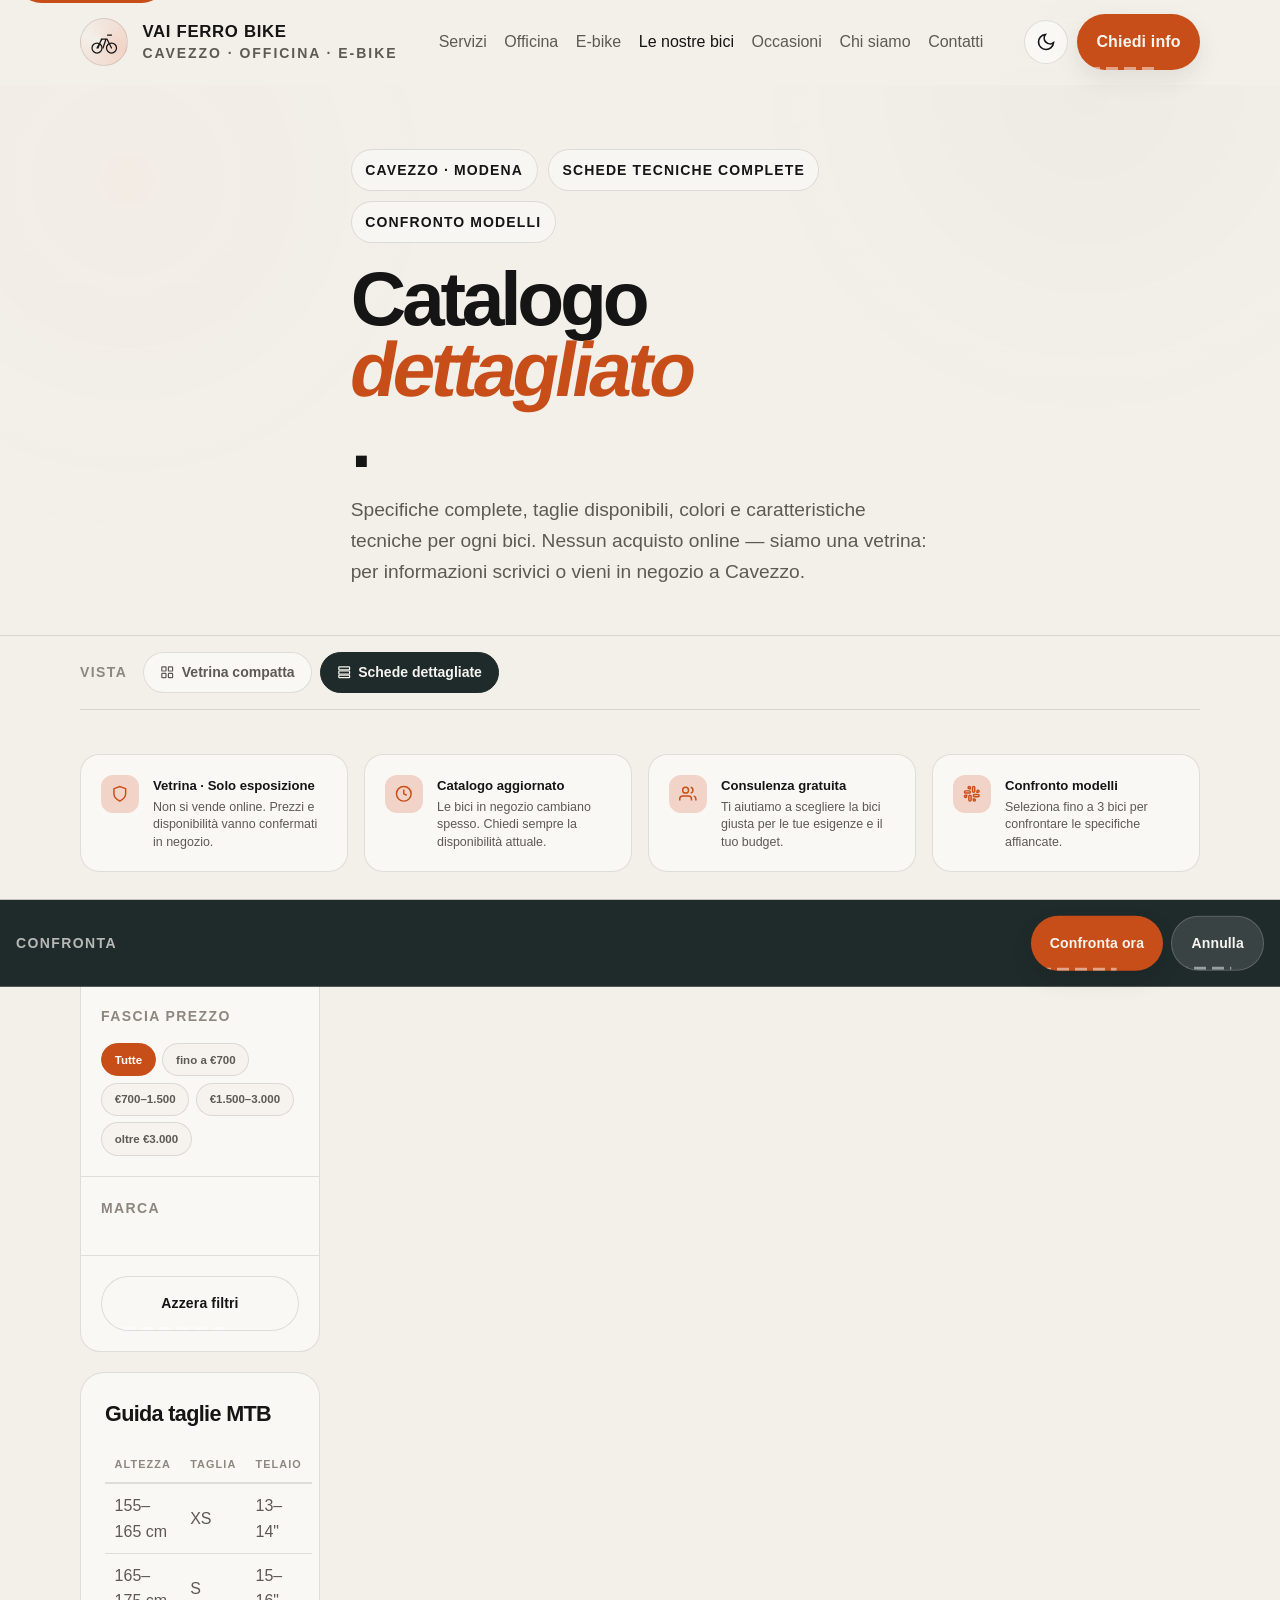
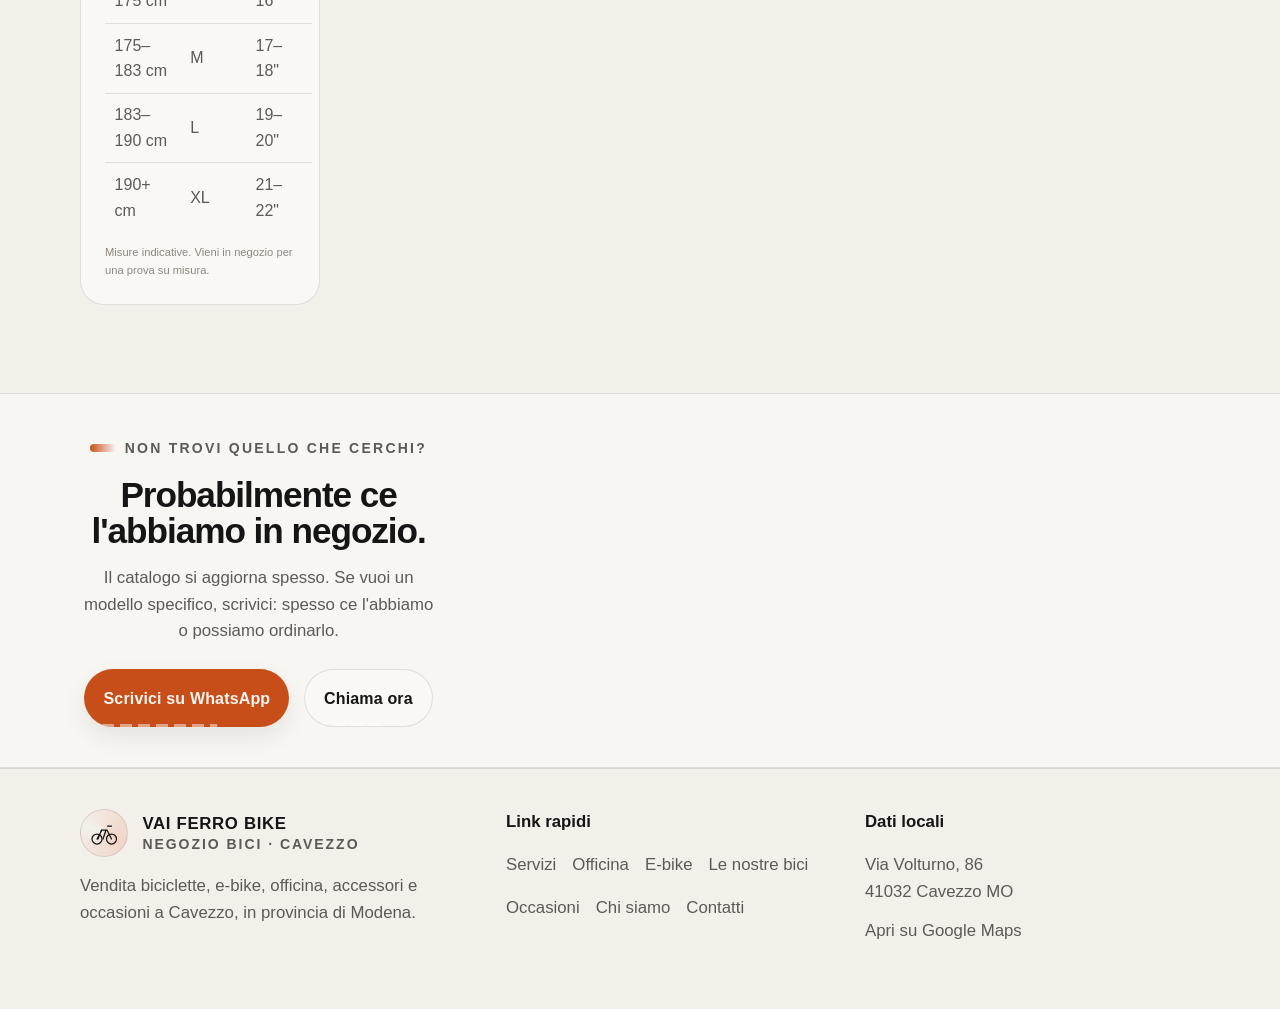
<file: prodotti-dettaglio.html>
<!DOCTYPE html>
<html lang="it">

<head>
  <meta charset="UTF-8">
  <meta name="viewport" content="width=device-width, initial-scale=1.0">
  <title>Catalogo Dettagliato | VAI FERRO BIKE – Schede tecniche bici Cavezzo</title>
  <meta name="description"
    content="Scopri le schede tecniche complete delle bici in negozio da VAI FERRO BIKE a Cavezzo: specifiche, taglie, colori disponibili e caratteristiche per ogni modello.">
  <meta name="theme-color" content="#111111">
  <meta name="format-detection" content="telephone=no">
  <link rel="preconnect" href="https://api.fontshare.com">
  <link
    href="https://api.fontshare.com/v2/css?f[]=general-sans@400,500,600,700&f[]=cabinet-grotesk@500,700,800&display=swap"
    rel="stylesheet">
  <link rel="stylesheet" href="style.css">
  <style>
    /* ═══════════════════════════════════════════
       LAYOUT DETTAGLIO PRODOTTO
       ═══════════════════════════════════════════ */

    /* Switcher vetrina/dettaglio */
    .view-switcher {
      display: flex;
      align-items: center;
      gap: .5rem;
      padding: var(--space-4) 0;
      border-bottom: 1px solid var(--color-border);
      margin-bottom: var(--space-6);
      flex-wrap: wrap;
    }

    .view-switch-label {
      font-size: var(--text-xs);
      font-weight: 700;
      letter-spacing: .1em;
      text-transform: uppercase;
      color: var(--color-text-faint);
      margin-right: .5rem;
    }

    .view-switch-btn {
      display: inline-flex;
      align-items: center;
      gap: .45rem;
      padding: .5rem 1rem;
      border-radius: var(--radius-full);
      border: 1px solid var(--color-border);
      background: var(--color-surface);
      font-size: var(--text-xs);
      font-weight: 700;
      color: var(--color-text-muted);
      cursor: pointer;
      transition: all 180ms ease;
      text-decoration: none;
    }

    .view-switch-btn:hover {
      background: var(--color-surface-offset);
      color: var(--color-text);
    }

    .view-switch-btn.active {
      background: var(--color-secondary);
      color: var(--color-text-inverse);
      border-color: var(--color-secondary);
    }

    [data-theme="dark"] .view-switch-btn.active {
      background: var(--color-surface-offset);
      color: var(--color-text);
    }

    .view-switch-btn svg {
      width: .9rem;
      height: .9rem;
      flex-shrink: 0;
    }

    /* Griglia principale: sidebar + lista */
    .detail-layout {
      display: grid;
      gap: var(--space-6);
      align-items: start;
      padding-bottom: var(--space-16);
    }

    /* ─── SIDEBAR FILTRI ─────────────────────── */
    .detail-sidebar {
      position: sticky;
      top: calc(var(--header-h) + 1rem);
      display: none;
    }

    .sidebar-panel {
      background: var(--color-surface);
      border: 1px solid var(--color-border);
      border-radius: 1.25rem;
      overflow: hidden;
    }

    .sidebar-section {
      padding: var(--space-5);
      border-bottom: 1px solid var(--color-border);
    }

    .sidebar-section:last-child {
      border-bottom: none;
    }

    .sidebar-section-title {
      font-size: var(--text-xs);
      font-weight: 700;
      letter-spacing: .1em;
      text-transform: uppercase;
      color: var(--color-text-faint);
      margin-bottom: var(--space-4);
    }

    .cat-list {
      display: grid;
      gap: .3rem;
    }

    .cat-item {
      display: flex;
      align-items: center;
      justify-content: space-between;
      padding: .55rem .75rem;
      border-radius: var(--radius-md);
      cursor: pointer;
      transition: background 150ms ease;
      font-size: var(--text-sm);
      font-weight: 600;
      border: none;
      background: none;
      width: 100%;
      text-align: left;
    }

    .cat-item:hover {
      background: var(--color-surface-2);
    }

    .cat-item.active {
      background: var(--color-primary-highlight);
      color: var(--color-primary);
    }

    [data-theme="dark"] .cat-item.active {
      color: var(--color-primary);
    }

    .cat-count {
      font-size: .7rem;
      font-weight: 800;
      padding: .2rem .5rem;
      border-radius: var(--radius-full);
      background: var(--color-surface-offset);
      color: var(--color-text-faint);
    }

    .cat-item.active .cat-count {
      background: rgba(200, 78, 25, .18);
      color: var(--color-primary);
    }

    /* Price range */
    .price-chips {
      display: flex;
      flex-wrap: wrap;
      gap: .4rem;
    }

    .price-chip {
      padding: .4rem .8rem;
      border-radius: var(--radius-full);
      border: 1px solid var(--color-border);
      background: var(--color-surface-2);
      font-size: .72rem;
      font-weight: 700;
      cursor: pointer;
      transition: all 150ms ease;
      color: var(--color-text-muted);
    }

    .price-chip:hover {
      border-color: var(--color-primary);
      color: var(--color-primary);
    }

    .price-chip.active {
      background: var(--color-primary);
      border-color: var(--color-primary);
      color: #fff;
    }

    /* Brand list */
    .brand-checks {
      display: grid;
      gap: .35rem;
    }

    .brand-check {
      display: flex;
      align-items: center;
      gap: .6rem;
      font-size: var(--text-sm);
      cursor: pointer;
      padding: .3rem 0;
    }

    .brand-check input[type="checkbox"] {
      width: 1rem;
      height: 1rem;
      accent-color: var(--color-primary);
      cursor: pointer;
    }

    /* ─── LISTA DETTAGLIO ────────────────────── */
    .detail-list {
      display: grid;
      gap: var(--space-5);
    }

    /* ─── CARD PRODOTTO DETTAGLIATA ─────────── */
    .bike-card {
      background: var(--color-surface);
      border: 1px solid var(--color-border);
      border-radius: 1.75rem;
      overflow: hidden;
      box-shadow: var(--shadow-sm);
      transition: box-shadow .3s ease;
    }

    .bike-card:hover {
      box-shadow: var(--shadow-md);
    }

    .bike-card-inner {
      display: grid;
    }

    .bike-card__gallery {
      position: relative;
      background: var(--color-surface-2);
      aspect-ratio: 16/10;
      overflow: hidden;
    }

    .bike-card__gallery-fallback {
      width: 100%;
      height: 100%;
      display: flex;
      align-items: center;
      justify-content: center;
      background: linear-gradient(135deg, var(--color-surface-offset) 0%, var(--color-surface-2) 100%);
    }

    .bike-card__gallery-fallback svg {
      width: 38%;
      max-width: 140px;
      opacity: .15;
    }

    /* Thumbs */
    .bike-card__thumbs {
      position: absolute;
      bottom: .75rem;
      left: .75rem;
      display: flex;
      gap: .4rem;
    }

    .thumb-dot {
      width: .45rem;
      height: .45rem;
      border-radius: 50%;
      background: rgba(255, 255, 255, .55);
      transition: all .2s ease;
    }

    .thumb-dot.active {
      width: 1.4rem;
      border-radius: var(--radius-full);
      background: #fff;
    }

    /* Badges */
    .bike-card__badges {
      position: absolute;
      top: .9rem;
      left: .9rem;
      display: flex;
      gap: .4rem;
      flex-wrap: wrap;
    }

    .badge {
      padding: .3rem .7rem;
      border-radius: var(--radius-full);
      font-size: .68rem;
      font-weight: 800;
      letter-spacing: .07em;
      text-transform: uppercase;
    }

    .badge-cat {
      background: var(--color-primary);
      color: #fff;
      box-shadow: 0 2px 8px rgba(0, 0, 0, .18);
    }

    .badge-new {
      background: #22c55e;
      color: #fff;
      box-shadow: 0 2px 8px rgba(34, 197, 94, .3);
    }

    .badge-promo {
      background: #f59e0b;
      color: #fff;
      box-shadow: 0 2px 8px rgba(245, 158, 11, .3);
    }

    .badge-limited {
      background: var(--color-secondary);
      color: var(--color-text-inverse);
      box-shadow: 0 2px 8px rgba(0, 0, 0, .18);
    }

    .bike-card__star {
      position: absolute;
      top: .9rem;
      right: .9rem;
      width: 2.2rem;
      height: 2.2rem;
      border-radius: 50%;
      background: rgba(0, 0, 0, .38);
      backdrop-filter: blur(6px);
      display: grid;
      place-items: center;
    }

    .bike-card__star svg {
      width: 1rem;
      height: 1rem;
      color: #f3d27c;
    }

    /* Info principale */
    .bike-card__main {
      padding: var(--space-5) var(--space-6) var(--space-6);
      display: grid;
      gap: var(--space-4);
    }

    .bike-card__header {
      display: flex;
      justify-content: space-between;
      align-items: flex-start;
      gap: var(--space-4);
      flex-wrap: wrap;
    }

    .bike-card__id {
      display: flex;
      flex-direction: column;
      gap: .2rem;
    }

    .bike-card__brand-tag {
      font-size: var(--text-xs);
      font-weight: 700;
      letter-spacing: .12em;
      text-transform: uppercase;
      color: var(--color-text-faint);
    }

    .bike-card__name {
      font-family: var(--font-display);
      font-size: clamp(1.35rem, 2.5vw, 1.75rem);
      line-height: 1.05;
      letter-spacing: -.03em;
    }

    .bike-card__price-block {
      text-align: right;
      flex-shrink: 0;
    }

    .bike-card__price {
      font-family: var(--font-display);
      font-size: 1.6rem;
      font-weight: 800;
      line-height: 1;
      color: var(--color-primary);
    }

    .bike-card__price-label {
      font-size: .72rem;
      color: var(--color-text-faint);
      margin-top: .2rem;
    }

    /* Rating */
    .bike-card__rating {
      display: flex;
      align-items: center;
      gap: .5rem;
      font-size: var(--text-sm);
    }

    .stars {
      display: flex;
      gap: .15rem;
    }

    .star {
      width: .85rem;
      height: .85rem;
      fill: #f3d27c;
      color: #f3d27c;
    }

    .star.empty {
      fill: none;
      color: var(--color-surface-offset);
      stroke: var(--color-surface-offset);
      stroke-width: 1.5;
    }

    .rating-score {
      font-weight: 700;
      color: var(--color-text);
    }

    .rating-count {
      color: var(--color-text-faint);
    }

    /* Descrizione */
    .bike-card__desc {
      color: var(--color-text-muted);
      line-height: 1.65;
      font-size: var(--text-sm);
    }

    /* Specs inline */
    .bike-card__specs-row {
      display: grid;
      grid-template-columns: repeat(2, 1fr);
      gap: .6rem;
    }

    .spec-inline {
      display: flex;
      align-items: center;
      gap: .55rem;
      padding: .6rem .8rem;
      border-radius: var(--radius-md);
      background: var(--color-surface-2);
      border: 1px solid var(--color-border);
    }

    .spec-inline__icon {
      width: 1.6rem;
      height: 1.6rem;
      border-radius: 50%;
      background: var(--color-primary-highlight);
      display: grid;
      place-items: center;
      flex-shrink: 0;
    }

    .spec-inline__icon svg {
      width: .8rem;
      height: .8rem;
      color: var(--color-primary);
    }

    .spec-inline__data {
      display: flex;
      flex-direction: column;
    }

    .spec-inline__val {
      font-size: .82rem;
      font-weight: 700;
      line-height: 1.1;
    }

    .spec-inline__key {
      font-size: .65rem;
      color: var(--color-text-faint);
      text-transform: uppercase;
      letter-spacing: .08em;
      margin-top: .1rem;
    }

    /* Taglie */
    .bike-card__sizes {
      display: flex;
      flex-wrap: wrap;
      gap: .4rem;
      align-items: center;
    }

    .size-label {
      font-size: .7rem;
      font-weight: 700;
      text-transform: uppercase;
      letter-spacing: .1em;
      color: var(--color-text-faint);
      margin-right: .25rem;
    }

    .size-pill {
      display: inline-flex;
      align-items: center;
      justify-content: center;
      min-width: 2.2rem;
      height: 2rem;
      padding: 0 .65rem;
      border-radius: var(--radius-sm);
      border: 1px solid var(--color-border);
      background: var(--color-surface-2);
      font-size: .72rem;
      font-weight: 700;
      color: var(--color-text-muted);
    }

    .size-pill.avail {
      border-color: var(--color-primary);
      color: var(--color-primary);
      background: var(--color-primary-highlight);
    }

    .size-pill.out {
      opacity: .35;
      text-decoration: line-through;
    }

    /* Colori */
    .bike-card__colors {
      display: flex;
      align-items: center;
      gap: .5rem;
      flex-wrap: wrap;
    }

    .color-swatch {
      width: 1.5rem;
      height: 1.5rem;
      border-radius: 50%;
      border: 2px solid var(--color-border);
      cursor: pointer;
      transition: transform .15s ease, border-color .15s ease;
      position: relative;
    }

    .color-swatch:hover {
      transform: scale(1.15);
      border-color: var(--color-text-muted);
    }

    .color-swatch.active {
      border-color: var(--color-text);
      outline: 2px solid var(--color-text);
      outline-offset: 2px;
    }

    /* CTA row */
    .bike-card__cta-row {
      display: flex;
      gap: .75rem;
      flex-wrap: wrap;
    }

    .bike-card__cta-row .btn {
      flex: 1;
      min-width: 140px;
    }

    /* Divisore + specs complete */
    .bike-card__specs-toggle {
      border-top: 1px solid var(--color-border);
      padding-top: var(--space-4);
    }

    .specs-toggle-btn {
      display: flex;
      align-items: center;
      justify-content: space-between;
      width: 100%;
      padding: 0;
      background: none;
      border: none;
      cursor: pointer;
      font-size: var(--text-sm);
      font-weight: 700;
      color: var(--color-text-muted);
      gap: .5rem;
    }

    .specs-toggle-btn:hover {
      color: var(--color-text);
    }

    .specs-toggle-btn svg {
      width: 1rem;
      height: 1rem;
      transition: transform .25s ease;
      flex-shrink: 0;
    }

    .specs-toggle-btn[aria-expanded="true"] svg {
      transform: rotate(180deg);
    }

    .specs-table-wrap {
      overflow: hidden;
      display: grid;
      grid-template-rows: 0fr;
      transition: grid-template-rows .3s ease;
    }

    .specs-table-wrap.open {
      grid-template-rows: 1fr;
    }

    .specs-table-inner {
      overflow: hidden;
    }

    .specs-table {
      width: 100%;
      border-collapse: collapse;
      margin-top: var(--space-4);
      font-size: var(--text-sm);
    }

    .specs-table tr {
      border-bottom: 1px solid var(--color-border);
    }

    .specs-table tr:last-child {
      border-bottom: none;
    }

    .specs-table th {
      text-align: left;
      padding: .7rem 1rem .7rem 0;
      font-size: .7rem;
      font-weight: 700;
      letter-spacing: .1em;
      text-transform: uppercase;
      color: var(--color-text-faint);
      width: 40%;
    }

    .specs-table td {
      padding: .7rem 0;
      color: var(--color-text-muted);
      font-weight: 500;
    }

    .specs-table td strong {
      color: var(--color-text);
      font-weight: 700;
    }

    /* ─── CONFRONTO ──────────────────────────── */
    .compare-bar {
      position: fixed;
      bottom: 0;
      left: 0;
      right: 0;
      z-index: 90;
      background: var(--color-secondary);
      color: var(--color-text-inverse);
      padding: 1rem;
      display: flex;
      align-items: center;
      gap: 1rem;
      transform: translateY(100%);
      transition: transform .35s cubic-bezier(.16, 1, .3, 1);
      flex-wrap: wrap;
    }

    [data-theme="dark"] .compare-bar {
      background: var(--color-surface-offset);
      color: var(--color-text);
    }

    .compare-bar.visible {
      transform: translateY(0);
    }

    .compare-bar__items {
      display: flex;
      gap: .5rem;
      flex: 1;
      flex-wrap: wrap;
    }

    .compare-chip {
      display: inline-flex;
      align-items: center;
      gap: .4rem;
      padding: .35rem .8rem;
      border-radius: var(--radius-full);
      background: rgba(255, 255, 255, .12);
      font-size: var(--text-xs);
      font-weight: 600;
    }

    .compare-chip button {
      background: none;
      border: none;
      color: inherit;
      cursor: pointer;
      opacity: .7;
      padding: 0;
      line-height: 1;
    }

    .compare-bar__actions {
      display: flex;
      gap: .5rem;
    }

    /* ─── MODAL CONFRONTO ────────────────────── */
    .compare-modal {
      position: fixed;
      inset: 0;
      z-index: 200;
      opacity: 0;
      pointer-events: none;
      transition: opacity .25s ease;
    }

    .compare-modal.open {
      opacity: 1;
      pointer-events: all;
    }

    .compare-modal__backdrop {
      position: absolute;
      inset: 0;
      background: rgba(0, 0, 0, .6);
      backdrop-filter: blur(6px);
    }

    .compare-modal__sheet {
      position: absolute;
      inset: 1rem;
      background: var(--color-surface);
      border-radius: 1.5rem;
      overflow: auto;
      overscroll-behavior: contain;
      padding: var(--space-6);
      transform: scale(.96);
      transition: transform .3s cubic-bezier(.16, 1, .3, 1);
    }

    .compare-modal.open .compare-modal__sheet {
      transform: scale(1);
    }

    .compare-modal__close {
      position: absolute;
      top: 1rem;
      right: 1rem;
      width: 2.5rem;
      height: 2.5rem;
      border-radius: 50%;
      background: var(--color-surface-2);
      border: 1px solid var(--color-border);
      display: grid;
      place-items: center;
      cursor: pointer;
    }

    .compare-modal__close svg {
      width: 1rem;
      height: 1rem;
    }

    .compare-table {
      width: 100%;
      border-collapse: collapse;
      margin-top: var(--space-6);
      font-size: var(--text-sm);
    }

    .compare-table th {
      text-align: left;
      padding: .85rem .75rem;
      border-bottom: 2px solid var(--color-border);
      font-family: var(--font-display);
      font-size: 1rem;
      font-weight: 700;
    }

    .compare-table th:first-child {
      font-family: var(--font-body);
      font-size: .7rem;
      font-weight: 700;
      text-transform: uppercase;
      letter-spacing: .1em;
      color: var(--color-text-faint);
    }

    .compare-table td {
      padding: .75rem .75rem;
      border-bottom: 1px solid var(--color-border);
      color: var(--color-text-muted);
      vertical-align: top;
    }

    .compare-table td:first-child {
      font-size: .7rem;
      font-weight: 700;
      text-transform: uppercase;
      letter-spacing: .08em;
      color: var(--color-text-faint);
      white-space: nowrap;
    }

    .compare-table tr:last-child td {
      border-bottom: none;
    }

    .compare-win {
      color: var(--color-primary);
      font-weight: 700;
    }

    /* ─── GUIDA TAGLIE ───────────────────────── */
    .size-guide {
      background: var(--color-surface);
      border: 1px solid var(--color-border);
      border-radius: 1.5rem;
      padding: var(--space-6);
      margin-bottom: var(--space-6);
    }

    .size-guide__title {
      font-family: var(--font-display);
      font-size: 1.35rem;
      letter-spacing: -.03em;
      margin-bottom: var(--space-4);
    }

    .size-guide-table {
      width: 100%;
      border-collapse: collapse;
      font-size: var(--text-sm);
    }

    .size-guide-table th {
      text-align: left;
      padding: .55rem .6rem;
      border-bottom: 2px solid var(--color-border);
      font-size: .68rem;
      font-weight: 700;
      text-transform: uppercase;
      letter-spacing: .1em;
      color: var(--color-text-faint);
    }

    .size-guide-table td {
      padding: .55rem .6rem;
      border-bottom: 1px solid var(--color-border);
      color: var(--color-text-muted);
    }

    .size-guide-table tr:last-child td {
      border-bottom: none;
    }

    /* ─── INFO BAR ────────────────────────────── */
    .info-bar {
      display: grid;
      gap: var(--space-4);
      margin-bottom: var(--space-8);
    }

    .info-tile {
      display: flex;
      align-items: flex-start;
      gap: .85rem;
      padding: var(--space-5);
      background: var(--color-surface);
      border: 1px solid var(--color-border);
      border-radius: 1.2rem;
    }

    .info-tile__icon {
      width: 2.4rem;
      height: 2.4rem;
      border-radius: .75rem;
      background: var(--color-primary-highlight);
      display: grid;
      place-items: center;
      flex-shrink: 0;
    }

    .info-tile__icon svg {
      width: 1.1rem;
      height: 1.1rem;
      color: var(--color-primary);
    }

    .info-tile h4 {
      font-size: .82rem;
      font-weight: 700;
      margin-bottom: .2rem;
    }

    .info-tile p {
      font-size: .78rem;
      color: var(--color-text-muted);
      line-height: 1.4;
    }

    /* ─── RESPONSIVE ─────────────────────────── */
    @media (min-width: 640px) {
      .bike-card__specs-row {
        grid-template-columns: repeat(3, 1fr);
      }

      .info-bar {
        grid-template-columns: repeat(2, 1fr);
      }
    }

    @media (min-width: 900px) {
      .detail-layout {
        grid-template-columns: 240px 1fr;
      }

      .detail-sidebar {
        display: block;
      }

      .bike-card-inner {
        grid-template-columns: 42% 1fr;
      }

      .bike-card__gallery {
        aspect-ratio: auto;
        border-radius: 0;
        min-height: 100%;
      }

      .bike-card__specs-row {
        grid-template-columns: repeat(2, 1fr);
      }
    }

    @media (min-width: 1100px) {
      .bike-card-inner {
        grid-template-columns: 38% 1fr;
      }

      .bike-card__specs-row {
        grid-template-columns: repeat(3, 1fr);
      }

      .info-bar {
        grid-template-columns: repeat(4, 1fr);
      }
    }

    /* Checkbox confronto sulla card */
    .compare-check-wrap {
      display: flex;
      align-items: center;
      gap: .5rem;
      font-size: .72rem;
      font-weight: 600;
      color: var(--color-text-faint);
      cursor: pointer;
    }

    .compare-check-wrap input {
      accent-color: var(--color-primary);
      width: .95rem;
      height: .95rem;
      cursor: pointer;
    }

    /* Etichetta disponibilità */
    .avail-badge {
      display: inline-flex;
      align-items: center;
      gap: .35rem;
      font-size: .7rem;
      font-weight: 700;
      letter-spacing: .08em;
      text-transform: uppercase;
    }

    .avail-badge::before {
      content: '';
      width: .45rem;
      height: .45rem;
      border-radius: 50%;
      background: #22c55e;
      display: block;
    }

    .avail-badge.limited::before {
      background: #f59e0b;
    }

    .avail-badge.order::before {
      background: var(--color-text-faint);
    }
  </style>
</head>

<body>
  <a class="skip-link" href="#content">Vai al contenuto</a>
  <div class="site-shell">
    <div class="texture"></div>

    <!-- HEADER -->
    <header class="header" id="top">
      <div class="container header-inner">
        <a class="brand" href="index.html" aria-label="VAI FERRO BIKE home">
          <span class="brand-mark" aria-hidden="true">
            <svg viewBox="0 0 64 64" fill="none" stroke="currentColor" stroke-width="2.5" stroke-linecap="round"
              stroke-linejoin="round">
              <circle cx="18" cy="44" r="10"></circle>
              <circle cx="47" cy="44" r="10"></circle>
              <path d="M18 44l10-18h10l9 18M28 26l7 0M36 26l-6 18M27 26l-7 18"></path>
              <path d="M39 18h8"></path>
            </svg>
          </span>
          <span class="brand-name"><strong>VAI FERRO BIKE</strong><span>Cavezzo · officina · e-bike</span></span>
        </a>

        <nav class="nav" aria-label="Principale">
          <a href="servizi.html">Servizi</a>
          <a href="officina.html">Officina</a>
          <a href="ebike.html">E-bike</a>
          <a href="prodotti.html" class="active">Le nostre bici</a>
          <a href="occasioni.html">Occasioni</a>
          <a href="chi-siamo.html">Chi siamo</a>
          <a href="contatti.html">Contatti</a>
        </nav>

        <div class="header-actions">
          <button class="theme-toggle" type="button" data-theme-toggle aria-label="Attiva tema scuro">
            <svg width="20" height="20" viewBox="0 0 24 24" fill="none" stroke="currentColor" stroke-width="2">
              <path d="M21 12.79A9 9 0 1 1 11.21 3 7 7 0 0 0 21 12.79z" />
            </svg>
          </button>
          <a class="btn btn-primary desktop-cta"
            href="https://wa.me/393000000000?text=Ciao%20VAI%20FERRO%20BIKE%2C%20vorrei%20informazioni%20su%20una%20bici."
            target="_blank" rel="noopener noreferrer">Chiedi info</a>
          <button class="menu-toggle" type="button" aria-label="Apri menu" aria-expanded="false"><span></span></button>
        </div>
      </div>
      <div class="container mobile-panel" id="mobilePanel">
        <div class="mobile-panel-inner">
          <nav class="mobile-links" aria-label="Mobile">
            <a href="servizi.html">Servizi</a>
            <a href="officina.html">Officina</a>
            <a href="ebike.html">E-bike</a>
            <a href="prodotti.html">Le nostre bici</a>
            <a href="occasioni.html">Usato e occasioni</a>
            <a href="chi-siamo.html">Chi siamo</a>
            <a href="contatti.html">Contatti</a>
          </nav>
        </div>
      </div>
    </header>

    <main id="content">

      <!-- HERO -->
      <section class="page-hero">
        <div class="container page-hero-inner reveal">
          <div class="page-hero-kicker">
            <span class="chip">Cavezzo · Modena</span>
            <span class="chip">Schede tecniche complete</span>
            <span class="chip">Confronto modelli</span>
          </div>
          <h1 class="hero-title" style="font-size:clamp(2.4rem,6vw,5rem);">Catalogo <span class="accent">dettagliato</span>.</h1>
          <p class="hero-lead">Specifiche complete, taglie disponibili, colori e caratteristiche tecniche per ogni bici.
            Nessun acquisto online — siamo una vetrina: per informazioni scrivici o vieni in negozio a Cavezzo.</p>
        </div>
      </section>

      <!-- SWITCHER VISTA -->
      <section aria-label="Cambio visualizzazione">
        <div class="container">
          <div class="view-switcher reveal">
            <span class="view-switch-label">Vista</span>
            <a href="prodotti.html" class="view-switch-btn" id="btnCompact">
              <svg viewBox="0 0 24 24" fill="none" stroke="currentColor" stroke-width="2">
                <rect x="3" y="3" width="7" height="7" rx="1"/><rect x="14" y="3" width="7" height="7" rx="1"/>
                <rect x="3" y="14" width="7" height="7" rx="1"/><rect x="14" y="14" width="7" height="7" rx="1"/>
              </svg>
              Vetrina compatta
            </a>
            <a href="prodotti-dettaglio.html" class="view-switch-btn active" id="btnDetail">
              <svg viewBox="0 0 24 24" fill="none" stroke="currentColor" stroke-width="2">
                <rect x="3" y="3" width="18" height="5" rx="1"/>
                <rect x="3" y="10" width="18" height="5" rx="1"/>
                <rect x="3" y="17" width="18" height="4" rx="1"/>
              </svg>
              Schede dettagliate
            </a>
            <span style="margin-left:auto;font-size:var(--text-xs);color:var(--color-text-faint);" id="countLabel"></span>
          </div>
        </div>
      </section>

      <!-- INFO BAR -->
      <section aria-label="Informazioni servizio" style="padding-block: var(--space-5) 0;">
        <div class="container">
          <div class="info-bar reveal">
            <div class="info-tile">
              <div class="info-tile__icon">
                <svg viewBox="0 0 24 24" fill="none" stroke="currentColor" stroke-width="2">
                  <path d="M12 22s8-4 8-10V5l-8-3-8 3v7c0 6 8 10 8 10z"/>
                </svg>
              </div>
              <div>
                <h4>Vetrina · Solo esposizione</h4>
                <p>Non si vende online. Prezzi e disponibilità vanno confermati in negozio.</p>
              </div>
            </div>
            <div class="info-tile">
              <div class="info-tile__icon">
                <svg viewBox="0 0 24 24" fill="none" stroke="currentColor" stroke-width="2">
                  <circle cx="12" cy="12" r="10"/><polyline points="12 6 12 12 16 14"/>
                </svg>
              </div>
              <div>
                <h4>Catalogo aggiornato</h4>
                <p>Le bici in negozio cambiano spesso. Chiedi sempre la disponibilità attuale.</p>
              </div>
            </div>
            <div class="info-tile">
              <div class="info-tile__icon">
                <svg viewBox="0 0 24 24" fill="none" stroke="currentColor" stroke-width="2">
                  <path d="M17 21v-2a4 4 0 0 0-4-4H5a4 4 0 0 0-4 4v2"/><circle cx="9" cy="7" r="4"/>
                  <path d="M23 21v-2a4 4 0 0 0-3-3.87"/><path d="M16 3.13a4 4 0 0 1 0 7.75"/>
                </svg>
              </div>
              <div>
                <h4>Consulenza gratuita</h4>
                <p>Ti aiutiamo a scegliere la bici giusta per le tue esigenze e il tuo budget.</p>
              </div>
            </div>
            <div class="info-tile">
              <div class="info-tile__icon">
                <svg viewBox="0 0 24 24" fill="none" stroke="currentColor" stroke-width="2">
                  <path d="M14.5 10c-.83 0-1.5-.67-1.5-1.5v-5c0-.83.67-1.5 1.5-1.5s1.5.67 1.5 1.5v5c0 .83-.67 1.5-1.5 1.5z"/>
                  <path d="M20.5 10H19V8.5c0-.83.67-1.5 1.5-1.5s1.5.67 1.5 1.5-.67 1.5-1.5 1.5z"/>
                  <path d="M9.5 14c.83 0 1.5.67 1.5 1.5v5c0 .83-.67 1.5-1.5 1.5S8 21.33 8 20.5v-5c0-.83.67-1.5 1.5-1.5z"/>
                  <path d="M3.5 14H5v1.5c0 .83-.67 1.5-1.5 1.5S2 16.33 2 15.5 2.67 14 3.5 14z"/>
                  <path d="M14 14.5c0-.83.67-1.5 1.5-1.5h5c.83 0 1.5.67 1.5 1.5s-.67 1.5-1.5 1.5h-5c-.83 0-1.5-.67-1.5-1.5z"/>
                  <path d="M15.5 19H14v1.5c0 .83.67 1.5 1.5 1.5s1.5-.67 1.5-1.5-.67-1.5-1.5-1.5z"/>
                  <path d="M10 9.5C10 8.67 9.33 8 8.5 8h-5C2.67 8 2 8.67 2 9.5S2.67 11 3.5 11h5c.83 0 1.5-.67 1.5-1.5z"/>
                  <path d="M8.5 5H10V3.5C10 2.67 9.33 2 8.5 2S7 2.67 7 3.5 7.67 5 8.5 5z"/>
                </svg>
              </div>
              <div>
                <h4>Confronto modelli</h4>
                <p>Seleziona fino a 3 bici per confrontare le specifiche affiancate.</p>
              </div>
            </div>
          </div>
        </div>
      </section>

      <!-- LAYOUT PRINCIPALE -->
      <section aria-label="Catalogo bici">
        <div class="container">
          <div class="detail-layout">

            <!-- SIDEBAR -->
            <aside class="detail-sidebar" aria-label="Filtri">
              <div class="sidebar-panel">

                <div class="sidebar-section">
                  <p class="sidebar-section-title">Categoria</p>
                  <div class="cat-list" id="sidebarCats">
                    <!-- Popolato da JS -->
                  </div>
                </div>

                <div class="sidebar-section">
                  <p class="sidebar-section-title">Fascia prezzo</p>
                  <div class="price-chips" id="priceChips">
                    <button class="price-chip active" data-price="all">Tutte</button>
                    <button class="price-chip" data-price="0-700">fino a €700</button>
                    <button class="price-chip" data-price="700-1500">€700–1.500</button>
                    <button class="price-chip" data-price="1500-3000">€1.500–3.000</button>
                    <button class="price-chip" data-price="3000+">oltre €3.000</button>
                  </div>
                </div>

                <div class="sidebar-section">
                  <p class="sidebar-section-title">Marca</p>
                  <div class="brand-checks" id="brandChecks">
                    <!-- Popolato da JS -->
                  </div>
                </div>

                <div class="sidebar-section">
                  <button class="btn btn-secondary" style="width:100%;justify-content:center;font-size:var(--text-xs);" id="resetFiltersBtn">
                    Azzera filtri
                  </button>
                </div>

              </div>

              <!-- Guida taglie -->
              <div class="size-guide" style="margin-top:var(--space-5);">
                <h2 class="size-guide__title">Guida taglie MTB</h2>
                <table class="size-guide-table" aria-label="Guida taglie mountain bike">
                  <thead>
                    <tr>
                      <th>Altezza</th>
                      <th>Taglia</th>
                      <th>Telaio</th>
                    </tr>
                  </thead>
                  <tbody>
                    <tr><td>155–165 cm</td><td>XS</td><td>13–14"</td></tr>
                    <tr><td>165–175 cm</td><td>S</td><td>15–16"</td></tr>
                    <tr><td>175–183 cm</td><td>M</td><td>17–18"</td></tr>
                    <tr><td>183–190 cm</td><td>L</td><td>19–20"</td></tr>
                    <tr><td>190+ cm</td><td>XL</td><td>21–22"</td></tr>
                  </tbody>
                </table>
                <p style="font-size:.7rem;color:var(--color-text-faint);margin-top:.75rem;">Misure indicative. Vieni in negozio per una prova su misura.</p>
              </div>
            </aside>

            <!-- LISTA PRODOTTI -->
            <div>
              <!-- Barra filtri mobile -->
              <div style="display:flex;align-items:center;justify-content:space-between;gap:.75rem;flex-wrap:wrap;margin-bottom:var(--space-5);">
                <div style="display:flex;gap:.5rem;flex-wrap:wrap;" id="mobileFilterPills">
                  <!-- Popolato da JS -->
                </div>
                <div style="display:flex;align-items:center;gap:.5rem;">
                  <label for="detailSort" style="font-size:var(--text-xs);font-weight:700;color:var(--color-text-faint);text-transform:uppercase;letter-spacing:.08em;">Ordina</label>
                  <select class="sort-select" id="detailSort">
                    <option value="evidenza">In evidenza</option>
                    <option value="az">A → Z</option>
                    <option value="prezzo-asc">Prezzo ↑</option>
                    <option value="prezzo-desc">Prezzo ↓</option>
                    <option value="marca">Per marca</option>
                  </select>
                </div>
              </div>

              <div class="detail-list" id="detailList" role="list">
                <!-- Popolato da JS -->
              </div>
            </div>

          </div>
        </div>
      </section>

      <!-- CTA FINALE -->
      <section class="trust-band" style="margin-top:0">
        <div class="container trust-row reveal" style="padding-block:var(--space-10);display:grid;gap:var(--space-6)">
          <div style="text-align:center">
            <span class="eyebrow">Non trovi quello che cerchi?</span>
            <h2 class="section-title reveal" style="margin:var(--space-4) auto var(--space-3);max-width:24ch;text-align:center">
              Probabilmente ce l'abbiamo in negozio.
            </h2>
            <p class="section-copy reveal" style="margin-inline:auto;text-align:center">
              Il catalogo si aggiorna spesso. Se vuoi un modello specifico, scrivici: spesso ce l'abbiamo o possiamo ordinarlo.
            </p>
            <div class="btn-row reveal" style="justify-content:center;margin-top:var(--space-6)">
              <a class="btn btn-primary"
                href="https://wa.me/393000000000?text=Ciao%20VAI%20FERRO%20BIKE%2C%20cerco%20una%20bici%20specifica%20che%20non%20vedo%20sul%20sito."
                target="_blank" rel="noopener noreferrer">Scrivici su WhatsApp</a>
              <a class="btn btn-secondary" href="tel:+393000000000">Chiama ora</a>
            </div>
          </div>
        </div>
      </section>

    </main>

    <footer class="footer">
      <div class="container footer-grid">
        <div>
          <div class="brand" style="margin-bottom: 1rem;">
            <span class="brand-mark" aria-hidden="true">
              <svg viewBox="0 0 64 64" fill="none" stroke="currentColor" stroke-width="2.5" stroke-linecap="round"
                stroke-linejoin="round">
                <circle cx="18" cy="44" r="10"></circle>
                <circle cx="47" cy="44" r="10"></circle>
                <path d="M18 44l10-18h10l9 18M28 26l7 0M36 26l-6 18M27 26l-7 18"></path>
                <path d="M39 18h8"></path>
              </svg>
            </span>
            <span class="brand-name"><strong>VAI FERRO BIKE</strong><span>Negozio bici · Cavezzo</span></span>
          </div>
          <p>Vendita biciclette, e-bike, officina, accessori e occasioni a Cavezzo, in provincia di Modena.</p>
        </div>
        <div>
          <strong>Link rapidi</strong>
          <div class="footer-links" style="margin-top: 1rem;">
            <a href="servizi.html">Servizi</a>
            <a href="officina.html">Officina</a>
            <a href="ebike.html">E-bike</a>
            <a href="prodotti.html">Le nostre bici</a>
            <a href="occasioni.html">Occasioni</a>
            <a href="chi-siamo.html">Chi siamo</a>
            <a href="contatti.html">Contatti</a>
          </div>
        </div>
        <div>
          <strong>Dati locali</strong>
          <p style="margin-top: 1rem;">Via Volturno, 86<br>41032 Cavezzo MO</p>
          <p style="margin-top: .75rem;"><a href="https://maps.google.com/maps?q=44.8327569,11.0342762&z=15"
              target="_blank" rel="noopener noreferrer">Apri su Google Maps</a></p>
        </div>
      </div>
    </footer>

    <div class="sticky-actions" aria-label="Azioni rapide mobile">
      <a class="btn btn-secondary" href="tel:+393000000000">Chiama</a>
      <a class="btn btn-primary"
        href="https://wa.me/393000000000?text=Ciao%20VAI%20FERRO%20BIKE%2C%20vorrei%20avere%20informazioni%20su%20una%20bici."
        target="_blank" rel="noopener noreferrer">WhatsApp</a>
    </div>
  </div>

  <!-- BARRA CONFRONTO -->
  <div class="compare-bar" id="compareBar" aria-live="polite">
    <div style="font-size:var(--text-xs);font-weight:700;text-transform:uppercase;letter-spacing:.1em;opacity:.7;white-space:nowrap;">Confronta</div>
    <div class="compare-bar__items" id="compareItems"></div>
    <div class="compare-bar__actions">
      <button class="btn btn-primary" style="min-height:40px;font-size:var(--text-xs);" id="openCompareBtn">Confronta ora</button>
      <button class="btn btn-secondary" style="min-height:40px;font-size:var(--text-xs);background:rgba(255,255,255,.12);border-color:rgba(255,255,255,.18);color:inherit;" id="clearCompareBtn">Annulla</button>
    </div>
  </div>

  <!-- MODAL CONFRONTO -->
  <div class="compare-modal" id="compareModal" role="dialog" aria-modal="true" aria-label="Confronto bici">
    <div class="compare-modal__backdrop"></div>
    <div class="compare-modal__sheet">
      <button class="compare-modal__close" id="closeCompareModal" aria-label="Chiudi confronto">
        <svg viewBox="0 0 24 24" fill="none" stroke="currentColor" stroke-width="2.5" stroke-linecap="round"><path d="M18 6L6 18M6 6l12 12"/></svg>
      </button>
      <h2 style="font-family:var(--font-display);font-size:1.5rem;letter-spacing:-.03em;">Confronto bici</h2>
      <div id="compareTableWrap"></div>
    </div>
  </div>

  <script src="main.js"></script>
  <script>
    /* ═══════════════════════════════════════════════════════════
       VAI FERRO BIKE — prodotti-dettaglio.js (inline)
       Dati demo identici a prodotti.js + UI avanzata
       ═══════════════════════════════════════════════════════════ */

    const CONFIG = {
      WA_NUMBER: '393000000000',
      WA_BASE_MSG: 'Ciao VAI FERRO BIKE, sono interessato a ',
    };

    /* ─── DATI DEMO ARRICCHITI ─────────────────────────────── */
    const BIKES = [
      {
        id: 1,
        nome: 'Trek Marlin 5',
        marca: 'Trek',
        categoria: 'MTB',
        prezzo: 799,
        prezzoLabel: 'da €799',
        evidenza: true,
        disponibilita: 'disponibile',
        rating: 4.5,
        recensioni: 28,
        badge: [],
        colori: ['#1a1a2e','#e74c3c','#2ecc71'],
        taglie: [
          { t:'XS', disp: false },
          { t:'S',  disp: true  },
          { t:'M',  disp: true  },
          { t:'L',  disp: true  },
          { t:'XL', disp: false },
        ],
        descBreve: 'Hardtail versatile per sentieri e uso misto. Forcella ammortizzata, freni a disco idraulici, cambio Shimano 21V.',
        descCompleta: 'La Trek Marlin 5 è la scelta ideale per chi vuole avvicinarsi al mountain bike senza compromessi. Forcella SR Suntour XCT da 100mm, freni idraulici Tektro, cambio Shimano Altus 21V. Ruote 29" per un rotolamento fluido e veloce anche su sterrato.',
        specsInline: [
          { icon: 'fork', label: 'Forcella', val: '100mm SR Suntour' },
          { icon: 'brake', label: 'Freni', val: 'Idraulici Tektro' },
          { icon: 'gear', label: 'Cambio', val: 'Shimano Altus 21V' },
          { icon: 'wheel', label: 'Ruote', val: '29"' },
          { icon: 'weight', label: 'Peso', val: '13.8 kg' },
          { icon: 'material', label: 'Telaio', val: 'Alluminio Alpha' },
        ],
        specsTable: [
          { k:'Tipo', v:'Hardtail MTB' },
          { k:'Telaio', v:'Alpha Silver Aluminum' },
          { k:'Forcella', v:'SR Suntour XCT 100mm' },
          { k:'Freni', v:'Tektro HD-M275 idraulici' },
          { k:'Cambio post.', v:'Shimano Altus 8V' },
          { k:'Cambio ant.', v:'Shimano Tourney 3V (21V tot.)' },
          { k:'Cassetta', v:'Shimano 11-34T' },
          { k:'Ruote', v:'29" / WTB ST i23' },
          { k:'Pneumatici', v:'Bontrager XR1 29x2.20"' },
          { k:'Sella', v:'Bontrager Arvada' },
          { k:'Manubrio', v:'Flat bar 680mm' },
          { k:'Peso', v:'13.8 kg (taglia M)' },
        ],
        note: '',
      },
      {
        id: 2,
        nome: 'Bianchi E-Omnia T',
        marca: 'Bianchi',
        categoria: 'E-Bike',
        prezzo: 2499,
        prezzoLabel: 'da €2.499',
        evidenza: true,
        disponibilita: 'disponibile',
        rating: 4.8,
        recensioni: 41,
        badge: ['nuovo'],
        colori: ['#0e6655','#1a1a2e','#c0392b'],
        taglie: [
          { t:'S',  disp: true  },
          { t:'M',  disp: true  },
          { t:'L',  disp: true  },
          { t:'XL', disp: true  },
        ],
        descBreve: 'E-bike da trekking con motore Bosch Active Line Plus. Autonomia fino a 120km, display integrato Purion.',
        descCompleta: 'La Bianchi E-Omnia T unisce il fascino del brand storico alla tecnologia moderna. Motore Bosch Active Line Plus 50Nm, batteria 500Wh integrata nel tubo obliquo, display Purion. Perfetta per pendolari e appassionati di cicloturismo che vogliono arrivare freschi a destinazione.',
        specsInline: [
          { icon: 'motor', label: 'Motore', val: 'Bosch Active Plus' },
          { icon: 'battery', label: 'Batteria', val: '500Wh' },
          { icon: 'range', label: 'Autonomia', val: 'fino a 120km' },
          { icon: 'display', label: 'Display', val: 'Purion' },
          { icon: 'weight', label: 'Peso', val: '22.4 kg' },
          { icon: 'gear', label: 'Cambio', val: 'Shimano Deore 10V' },
        ],
        specsTable: [
          { k:'Tipo', v:'E-Bike Trekking' },
          { k:'Telaio', v:'Alluminio 6061' },
          { k:'Motore', v:'Bosch Active Line Plus 250W / 50Nm' },
          { k:'Batteria', v:'Bosch PowerTube 500Wh' },
          { k:'Autonomia', v:'fino a 120km (Eco)' },
          { k:'Display', v:'Bosch Purion' },
          { k:'Cambio', v:'Shimano Deore 10V' },
          { k:'Freni', v:'Shimano BR-MT200 idraulici' },
          { k:'Ruote', v:'28" / WTB ST i23' },
          { k:'Pneumatici', v:'Schwalbe Smart Sam 700x40c' },
          { k:'Peso', v:'22.4 kg (taglia M)' },
          { k:'Carica completa', v:'~4h 30min' },
        ],
        note: 'Disponibile in più taglie. Chiedere disponibilità colori in negozio.',
      },
      {
        id: 3,
        nome: 'Trek Checkpoint ALR 5',
        marca: 'Trek',
        categoria: 'Gravel',
        prezzo: 1299,
        prezzoLabel: 'da €1.299',
        evidenza: true,
        disponibilita: 'disponibile',
        rating: 4.7,
        recensioni: 19,
        badge: ['promo'],
        colori: ['#2c3e50','#7f8c8d','#1abc9c'],
        taglie: [
          { t:'47',  disp: true  },
          { t:'50',  disp: true  },
          { t:'54',  disp: true  },
          { t:'58',  disp: true  },
          { t:'62',  disp: false },
        ],
        descBreve: 'Gravel bike da avventura per lunghe uscite su strade bianche. Forcella IsoSpeed, compatibile con pneumatici 45mm.',
        descCompleta: 'La Trek Checkpoint ALR 5 è costruita per chi vuole esplorare senza limiti. Telaio Alpha Platinum Aluminium, forcella full carbon IsoSpeed per assorbire le vibrazioni, compatibilità con pneumatici fino a 45mm. Attacchi per portapacchi e borse laterali integrabili. La bici perfetta per bikepacking.',
        specsInline: [
          { icon: 'fork', label: 'Forcella', val: 'Full carbon IsoSpeed' },
          { icon: 'brake', label: 'Freni', val: 'Shimano GRX 400' },
          { icon: 'gear', label: 'Cambio', val: 'Shimano GRX 20V' },
          { icon: 'wheel', label: 'Ruote', val: '700c / 650b' },
          { icon: 'weight', label: 'Peso', val: '9.5 kg' },
          { icon: 'tire', label: 'Pneumatici', val: 'fino a 45mm' },
        ],
        specsTable: [
          { k:'Tipo', v:'Gravel / Avventura' },
          { k:'Telaio', v:'Alpha Platinum Aluminium' },
          { k:'Forcella', v:'Carbon IsoSpeed Gravel' },
          { k:'Freni', v:'Shimano GRX 400 idraulici' },
          { k:'Gruppo', v:'Shimano GRX 400 20V' },
          { k:'Cassetta', v:'Shimano 11-34T' },
          { k:'Ruote', v:'700c Bontrager Tubeless' },
          { k:'Pneumatici', v:'Bontrager GR1 Team Issue 700x40c' },
          { k:'Compatibilità', v:'700c fino a 45mm / 650b fino a 50mm' },
          { k:'Attacchi', v:'Portapacchi, borse lat., fender' },
          { k:'Peso', v:'9.5 kg (taglia 54)' },
          { k:'Colori', v:'Matte Dnister Black / Cobra Blood' },
        ],
        note: 'Promozione valida fino a esaurimento scorte.',
      },
      {
        id: 4,
        nome: 'KTM Macina Charm',
        marca: 'KTM',
        categoria: 'E-Bike',
        prezzo: 2199,
        prezzoLabel: 'da €2.199',
        evidenza: true,
        disponibilita: 'disponibile',
        rating: 4.6,
        recensioni: 33,
        badge: [],
        colori: ['#2c3e50','#bdc3c7','#e67e22'],
        taglie: [
          { t:'XS', disp: true  },
          { t:'S',  disp: true  },
          { t:'M',  disp: true  },
          { t:'L',  disp: true  },
        ],
        descBreve: 'E-bike da città elegante con motore Bosch e design premium. Cambio Nexus 8V, freni idraulici, luci integrate.',
        descCompleta: 'La KTM Macina Charm è la e-bike per chi vuole muoversi in città con classe senza rinunciare alla tecnologia. Motore Bosch Active Line Plus 50Nm, batteria 400Wh integrata nel tubo obliquo, display Purion. Cambio Shimano Nexus 8 velocità interno, freni idraulici, luci a LED integrate.',
        specsInline: [
          { icon: 'motor', label: 'Motore', val: 'Bosch Active Plus 50Nm' },
          { icon: 'battery', label: 'Batteria', val: '400Wh' },
          { icon: 'gear', label: 'Cambio', val: 'Shimano Nexus 8V' },
          { icon: 'light', label: 'Luci', val: 'LED integrate' },
          { icon: 'weight', label: 'Peso', val: '20.5 kg' },
          { icon: 'brake', label: 'Freni', val: 'Idraulici' },
        ],
        specsTable: [
          { k:'Tipo', v:'E-Bike City' },
          { k:'Telaio', v:'Alluminio butted' },
          { k:'Motore', v:'Bosch Active Line Plus 250W / 50Nm' },
          { k:'Batteria', v:'Bosch PowerTube 400Wh' },
          { k:'Autonomia', v:'fino a 90km (Eco)' },
          { k:'Display', v:'Bosch Purion' },
          { k:'Cambio', v:'Shimano Nexus 8V interno' },
          { k:'Freni', v:'Magura MT2 idraulici 4 pistoni' },
          { k:'Ruote', v:'28" DT Swiss' },
          { k:'Luci', v:'Supernova LED anteriore + posteriore' },
          { k:'Parafanghi', v:'Inclusi' },
          { k:'Peso', v:'20.5 kg (taglia M)' },
        ],
        note: '',
      },
      {
        id: 5,
        nome: 'Specialized Allez',
        marca: 'Specialized',
        categoria: 'Corsa',
        prezzo: 999,
        prezzoLabel: 'da €999',
        evidenza: false,
        disponibilita: 'disponibile',
        rating: 4.4,
        recensioni: 15,
        badge: [],
        colori: ['#e74c3c','#2c3e50','#f1c40f'],
        taglie: [
          { t:'49',  disp: true  },
          { t:'52',  disp: true  },
          { t:'54',  disp: false },
          { t:'56',  disp: true  },
          { t:'58',  disp: true  },
          { t:'61',  disp: false },
        ],
        descBreve: 'Bici da corsa entry-level con geometria aggressiva e forcella in carbonio. Cambio Shimano Claris 16V.',
        descCompleta: 'La Specialized Allez è la porta di ingresso al mondo della corsa senza compromessi. Telaio E5 Premium Aluminum progettato in casa Specialized, forcella in carbonio per assorbire le vibrazioni, cambio Shimano Claris 16V, cerchi in alluminio profilati. Veloce, reattiva, precisa.',
        specsInline: [
          { icon: 'fork', label: 'Forcella', val: 'Full carbon' },
          { icon: 'gear', label: 'Cambio', val: 'Shimano Claris 16V' },
          { icon: 'wheel', label: 'Ruote', val: '700c profilati' },
          { icon: 'weight', label: 'Peso', val: '9.7 kg' },
          { icon: 'material', label: 'Telaio', val: 'E5 Aluminum' },
          { icon: 'brake', label: 'Freni', val: 'Rim brake' },
        ],
        specsTable: [
          { k:'Tipo', v:'Bici da corsa' },
          { k:'Telaio', v:'Specialized E5 Premium Aluminum' },
          { k:'Forcella', v:'Specialized FACT Carbon' },
          { k:'Gruppo', v:'Shimano Claris R2000 16V' },
          { k:'Cassetta', v:'Shimano 11-28T' },
          { k:'Freni', v:'Promax RC-482 rim brake' },
          { k:'Ruote', v:'Axis Sport profilate 700c' },
          { k:'Pneumatici', v:'Specialized Espoir Sport 700x28c' },
          { k:'Manubrio', v:'Specialized Shallow Drop' },
          { k:'Peso', v:'9.7 kg (taglia 54)' },
          { k:'Geometria', v:'Endurance (confort + prestazioni)' },
          { k:'Colori', v:'Gloss Flo Red / Gloss Black' },
        ],
        note: '',
      },
      {
        id: 6,
        nome: 'Cube Nature',
        marca: 'Cube',
        categoria: 'Trekking',
        prezzo: 699,
        prezzoLabel: 'da €699',
        evidenza: false,
        disponibilita: 'disponibile',
        rating: 4.3,
        recensioni: 22,
        badge: [],
        colori: ['#1a1a2e','#16a085','#95a5a6'],
        taglie: [
          { t:'XS', disp: true  },
          { t:'S',  disp: true  },
          { t:'M',  disp: true  },
          { t:'L',  disp: true  },
          { t:'XL', disp: true  },
        ],
        descBreve: 'Bici da trekking polivalente con portapacchi incluso. Pneumatici 700x42c per aderenza su tutti i fondi.',
        descCompleta: 'La Cube Nature è progettata per chi ama pedalare senza limiti. Telaio in alluminio leggero, forcella rigida, pneumatici 700x42c per aderenza su tutti i fondi. Portapacchi posteriore e parafanghi inclusi di serie. Cambio Shimano 24V per affrontare qualsiasi pendenza.',
        specsInline: [
          { icon: 'tire', label: 'Pneumatici', val: '700x42c' },
          { icon: 'gear', label: 'Cambio', val: 'Shimano 24V' },
          { icon: 'rack', label: 'Accessori', val: 'Portapacchi + parafanghi' },
          { icon: 'weight', label: 'Peso', val: '12.5 kg' },
          { icon: 'material', label: 'Telaio', val: 'Alluminio' },
          { icon: 'brake', label: 'Freni', val: 'V-Brake Tektro' },
        ],
        specsTable: [
          { k:'Tipo', v:'Trekking' },
          { k:'Telaio', v:'Cube Aluminum' },
          { k:'Forcella', v:'Cube Cross Steel rigida' },
          { k:'Freni', v:'Tektro M310 V-Brake' },
          { k:'Cambio post.', v:'Shimano Acera 8V' },
          { k:'Cambio ant.', v:'Shimano Acera 3V (24V tot.)' },
          { k:'Cassetta', v:'Shimano 11-34T' },
          { k:'Ruote', v:'700c Cube / Shimano' },
          { k:'Pneumatici', v:'Schwalbe Smart Sam 700x42c' },
          { k:'Accessori', v:'Portapacchi, parafanghi, cavalletto' },
          { k:'Peso', v:'12.5 kg (taglia M)' },
          { k:'Colori', v:'Black/Grey / Darkgreen/Black' },
        ],
        note: '',
      },
      {
        id: 7,
        nome: 'Scott Scale 980',
        marca: 'Scott',
        categoria: 'MTB',
        prezzo: 1099,
        prezzoLabel: 'da €1.099',
        evidenza: false,
        disponibilita: 'limitata',
        rating: 4.5,
        recensioni: 12,
        badge: ['limitata'],
        colori: ['#1a1a2e','#e74c3c'],
        taglie: [
          { t:'S',  disp: true  },
          { t:'M',  disp: true  },
          { t:'L',  disp: false },
          { t:'XL', disp: false },
        ],
        descBreve: 'MTB hardtail con geometria moderna e aggressiva. Forcella 120mm, cambio Deore 12V, freni 4 pistoni.',
        descCompleta: 'La Scott Scale 980 porta sul sentiero una geometria moderna e aggressiva pensata per il trail. Forcella SR Suntour XCR da 120mm, cambio Shimano Deore 12V con cassetta 10-51T, freni Shimano MT401 a 4 pistoni per una potenza frenante superiore. Ideale per chi vuole performare su terreni tecnici.',
        specsInline: [
          { icon: 'fork', label: 'Forcella', val: '120mm SR Suntour XCR' },
          { icon: 'gear', label: 'Cambio', val: 'Shimano Deore 12V' },
          { icon: 'brake', label: 'Freni', val: '4 pistoni MT401' },
          { icon: 'wheel', label: 'Ruote', val: '29"' },
          { icon: 'weight', label: 'Peso', val: '13.2 kg' },
          { icon: 'material', label: 'Telaio', val: 'Scott HMF Aluminum' },
        ],
        specsTable: [
          { k:'Tipo', v:'Hardtail MTB Trail' },
          { k:'Telaio', v:'Scott HMF Aluminum' },
          { k:'Forcella', v:'SR Suntour XCR 120mm' },
          { k:'Freni', v:'Shimano MT401 idraulici 4 pistoni' },
          { k:'Cambio', v:'Shimano Deore 12V' },
          { k:'Cassetta', v:'Shimano 10-51T 12V' },
          { k:'Guarnitura', v:'Praxis Cadet 32T' },
          { k:'Ruote', v:'29" Scott / Alex DP23' },
          { k:'Pneumatici', v:'Maxxis Rekon 29x2.40"' },
          { k:'Geometria', v:'Trail moderna (BB basso, reach lungo)' },
          { k:'Peso', v:'13.2 kg (taglia M)' },
          { k:'Colori', v:'Black / Neon Orange' },
        ],
        note: 'Disponibilità limitata — solo taglie S e M.',
      },
      {
        id: 8,
        nome: 'Bottecchia Arlecchino',
        marca: 'Bottecchia',
        categoria: 'Usato',
        prezzo: 380,
        prezzoLabel: '€380',
        evidenza: true,
        disponibilita: 'unico',
        rating: 5.0,
        recensioni: 3,
        badge: ['promo'],
        colori: ['#c0392b','#f1c40f','#2980b9','#27ae60'],
        taglie: [
          { t:'54', disp: true },
        ],
        descBreve: 'Bici vintage anni \'80 restaurata con cura. Telaio Columbus SL, cambio Campagnolo Record. Pezzo da collezione.',
        descCompleta: 'Un gioiello del ciclismo italiano degli anni \'80, restaurato con cura da esperti. Telaio acciaio Columbus SL in perfetta cromia, cambio Campagnolo Record 6V, cerchi Super Champion in alluminio. Cavi e guaine sostituiti. Solo per veri appassionati del ciclismo storico — esemplare unico.',
        specsInline: [
          { icon: 'material', label: 'Telaio', val: 'Acciaio Columbus SL' },
          { icon: 'gear', label: 'Cambio', val: 'Campagnolo Record 6V' },
          { icon: 'wheel', label: 'Ruote', val: 'Super Champion 28"' },
          { icon: 'weight', label: 'Peso', val: '10.2 kg' },
          { icon: 'fork', label: 'Forcella', val: 'Columbus acciaio' },
          { icon: 'brake', label: 'Freni', val: 'Campagnolo sidepull' },
        ],
        specsTable: [
          { k:'Anno', v:'circa 1982' },
          { k:'Telaio', v:'Acciaio Columbus SL' },
          { k:'Forcella', v:'Columbus acciaio cromato' },
          { k:'Gruppo', v:'Campagnolo Record 6V' },
          { k:'Leve freno', v:'Campagnolo' },
          { k:'Cerchi', v:'Super Champion 28"' },
          { k:'Piantone', v:'3ttt Mod. Record' },
          { k:'Reggisella', v:'San Marco Concor' },
          { k:'Taglia', v:'54 cm' },
          { k:'Condizioni', v:'Restaurato — ottimo stato' },
          { k:'Peso', v:'10.2 kg' },
          { k:'Unicità', v:'Pezzo unico — esemplare singolo' },
        ],
        note: 'Unico esemplare disponibile. Nessun reso possibile su vintage.',
      },
    ];

    /* ─── SCRIPT DINAMICO ─────────────────────── */
    <script src="main.js"></script>
    <script>
    /* ═══════════════════════════════════════════════════════════
       VAI FERRO BIKE — prodotti-dettaglio (inline)
       Legge dallo stesso Google Sheet di prodotti.js
       ═══════════════════════════════════════════════════════════
    */

    const CONFIG = {
      SHEET_ID: '1egFO7xMvKZLGTcVI_OjDq5Fjf2DgAmgFQlYHBxshmoI',
      WA_NUMBER: '393000000000',
      WA_BASE_MSG: 'Ciao VAI FERRO BIKE, sono interessato a ',
    };

    const DEMO_RAW = [
      { Nome:'Trek Marlin 5', Marca:'Trek', Categoria:'MTB', Descrizione_Breve:'Hardtail versatile per sentieri e uso misto. Forcella ammortizzata, freni a disco idraulici.', Descrizione_Completa:'La Trek Marlin 5 è la scelta ideale per avvicinarsi al mountain bike. Forcella SR Suntour XCT 100mm, freni idraulici Tektro, cambio Shimano Altus 21V. Ruote 29".', Prezzo:'da €799', Prezzo_Num:'799', Disponibile:'SI', Disponibilita:'disponibile', In_Evidenza:'SI', Badge:'', Rating:'4.5', Recensioni:'28', Taglie:'S,M,L', Colori:'#1a1a2e,#e74c3c,#2ecc71', Immagine:'', Caratteristiche:'Forcella 100mm|Freni disco idraulici|Cambio Shimano 21V|Ruote 29"', Scheda_Tecnica:'Tipo: MTB Hardtail|Telaio: Alpha Silver Aluminum|Forcella: SR Suntour XCT 100mm|Freni: Tektro HD-M275 idraulici|Cambio: Shimano Altus 8V|Cassetta: Shimano 11-34T|Ruote: 29" WTB ST i23|Pneumatici: Bontrager XR1 29x2.20"|Peso: 13.8 kg (taglia M)', Note:'' },
      { Nome:'Bianchi E-Omnia T', Marca:'Bianchi', Categoria:'E-Bike', Descrizione_Breve:'E-bike da trekking con motore Bosch Active Line Plus. Autonomia fino a 120km, display integrato.', Descrizione_Completa:'La Bianchi E-Omnia T unisce il fascino del brand storico alla tecnologia moderna. Motore Bosch Active Line Plus 50Nm, batteria 500Wh, display Purion.', Prezzo:'da €2.499', Prezzo_Num:'2499', Disponibile:'SI', Disponibilita:'disponibile', In_Evidenza:'SI', Badge:'nuovo', Rating:'4.8', Recensioni:'41', Taglie:'S,M,L,XL', Colori:'#0e6655,#1a1a2e,#c0392b', Immagine:'', Caratteristiche:'Motore Bosch|Batteria 500Wh|Autonomia ~120km|Display Purion', Scheda_Tecnica:'Tipo: E-Bike Trekking|Telaio: Alluminio 6061|Motore: Bosch Active Line Plus 250W / 50Nm|Batteria: Bosch PowerTube 500Wh|Autonomia: fino a 120km (Eco)|Display: Bosch Purion|Cambio: Shimano Deore 10V|Freni: Shimano BR-MT200 idraulici|Ruote: 28" WTB ST i23|Pneumatici: Schwalbe Smart Sam 700x40c|Peso: 22.4 kg (taglia M)|Carica completa: ~4h 30min', Note:'Disponibile in più taglie' },
      { Nome:'Trek Checkpoint ALR 5', Marca:'Trek', Categoria:'Gravel', Descrizione_Breve:'Gravel bike da avventura. Forcella IsoSpeed, compatibile con pneumatici 45mm.', Descrizione_Completa:'La Trek Checkpoint ALR 5 è costruita per chi vuole esplorare. Telaio Alpha Platinum Aluminium, forcella full carbon IsoSpeed, attacchi per borse bikepacking.', Prezzo:'da €1.299', Prezzo_Num:'1299', Disponibile:'SI', Disponibilita:'disponibile', In_Evidenza:'SI', Badge:'promo', Rating:'4.7', Recensioni:'19', Taglie:'47,50,54,58', Colori:'#2c3e50,#7f8c8d,#1abc9c', Immagine:'', Caratteristiche:'Forcella IsoSpeed|Pneumatici 40mm|Cambio Shimano GRX|Attacchi borse', Scheda_Tecnica:'Tipo: Gravel / Avventura|Telaio: Alpha Platinum Aluminium|Forcella: Carbon IsoSpeed Gravel|Freni: Shimano GRX 400 idraulici|Gruppo: Shimano GRX 400 20V|Cassetta: Shimano 11-34T|Ruote: 700c Bontrager Tubeless|Pneumatici: Bontrager GR1 Team Issue 700x40c|Compatibilità: 700c fino a 45mm|Attacchi: Portapacchi, borse laterali, fender|Peso: 9.5 kg (taglia 54)', Note:'Promozione valida fino a esaurimento scorte' },
      { Nome:'KTM Macina Charm', Marca:'KTM', Categoria:'E-Bike', Descrizione_Breve:'E-bike da città elegante con motore Bosch. Cambio Nexus 8V, freni idraulici, luci integrate.', Descrizione_Completa:'La KTM Macina Charm è la e-bike per chi vuole muoversi in città con classe. Motore Bosch Active Line Plus 50Nm, batteria 400Wh integrata, display Purion.', Prezzo:'da €2.199', Prezzo_Num:'2199', Disponibile:'SI', Disponibilita:'disponibile', In_Evidenza:'SI', Badge:'', Rating:'4.6', Recensioni:'33', Taglie:'XS,S,M,L', Colori:'#2c3e50,#bdc3c7,#e67e22', Immagine:'', Caratteristiche:'Motore Bosch|Batteria 400Wh|Cambio Nexus 8V|Luci LED integrate', Scheda_Tecnica:'Tipo: E-Bike City|Telaio: Alluminio butted|Motore: Bosch Active Line Plus 250W / 50Nm|Batteria: Bosch PowerTube 400Wh|Autonomia: fino a 90km (Eco)|Display: Bosch Purion|Cambio: Shimano Nexus 8V interno|Freni: Magura MT2 idraulici 4 pistoni|Ruote: 28" DT Swiss|Luci: Supernova LED ant. + post.|Parafanghi: Inclusi|Peso: 20.5 kg (taglia M)', Note:'' },
      { Nome:'Specialized Allez', Marca:'Specialized', Categoria:'Corsa', Descrizione_Breve:'Bici da corsa entry-level con forcella carbonio. Cambio Shimano Claris 16V.', Descrizione_Completa:'La Specialized Allez è la porta di ingresso al mondo della corsa. Telaio E5 Premium Aluminum, forcella carbonio, cambio Shimano Claris 16V.', Prezzo:'da €999', Prezzo_Num:'999', Disponibile:'SI', Disponibilita:'disponibile', In_Evidenza:'NO', Badge:'', Rating:'4.4', Recensioni:'15', Taglie:'49,52,56,58', Colori:'#e74c3c,#2c3e50,#f1c40f', Immagine:'', Caratteristiche:'Telaio E5 Aluminum|Forcella carbonio|Cambio Claris 16V|Peso 9.7kg', Scheda_Tecnica:'Tipo: Bici da corsa|Telaio: E5 Premium Aluminum|Forcella: Specialized FACT Carbon|Gruppo: Shimano Claris R2000 16V|Cassetta: Shimano 11-28T|Freni: Promax RC-482 rim brake|Ruote: Axis Sport profilate 700c|Pneumatici: Specialized Espoir Sport 700x28c|Peso: 9.7 kg (taglia 54)', Note:'' },
      { Nome:'Cube Nature', Marca:'Cube', Categoria:'Trekking', Descrizione_Breve:'Bici da trekking con portapacchi e parafanghi inclusi. Pneumatici 700x42c.', Descrizione_Completa:'La Cube Nature è progettata per chi ama pedalare senza limiti. Telaio alluminio, pneumatici 700x42c, portapacchi e parafanghi di serie.', Prezzo:'da €699', Prezzo_Num:'699', Disponibile:'SI', Disponibilita:'disponibile', In_Evidenza:'NO', Badge:'', Rating:'4.3', Recensioni:'22', Taglie:'XS,S,M,L,XL', Colori:'#1a1a2e,#16a085,#95a5a6', Immagine:'', Caratteristiche:'Telaio alluminio|Pneumatici 700x42c|Cambio Shimano 24V|Portapacchi incluso', Scheda_Tecnica:'Tipo: Trekking|Telaio: Cube Aluminum|Forcella: Cube Cross Steel rigida|Freni: Tektro M310 V-Brake|Cambio post.: Shimano Acera 8V|Cambio ant.: Shimano Acera 3V (24V tot.)|Cassetta: Shimano 11-34T|Ruote: 700c Cube|Pneumatici: Schwalbe Smart Sam 700x42c|Accessori: Portapacchi, parafanghi, cavalletto|Peso: 12.5 kg (taglia M)', Note:'' },
      { Nome:'Scott Scale 980', Marca:'Scott', Categoria:'MTB', Descrizione_Breve:'MTB hardtail con geometria aggressiva. Forcella 120mm, cambio Deore 12V.', Descrizione_Completa:'La Scott Scale 980 porta sul sentiero una geometria moderna per il trail. Forcella SR Suntour XCR 120mm, cambio Shimano Deore 12V, freni MT401 4 pistoni.', Prezzo:'da €1.099', Prezzo_Num:'1099', Disponibile:'SI', Disponibilita:'limitata', In_Evidenza:'NO', Badge:'limitata', Rating:'4.5', Recensioni:'12', Taglie:'S,M', Colori:'#1a1a2e,#e74c3c', Immagine:'', Caratteristiche:'Forcella 120mm|Cambio Deore 12V|Freni 4 pistoni|Geometria trail', Scheda_Tecnica:'Tipo: Hardtail MTB Trail|Telaio: Scott HMF Aluminum|Forcella: SR Suntour XCR 120mm|Freni: Shimano MT401 idraulici 4 pistoni|Cambio: Shimano Deore 12V|Cassetta: Shimano 10-51T 12V|Guarnitura: Praxis Cadet 32T|Ruote: 29" Scott / Alex DP23|Pneumatici: Maxxis Rekon 29x2.40"|Peso: 13.2 kg (taglia M)', Note:'Disponibilità limitata — solo taglie S e M' },
      { Nome:'Bottecchia Arlecchino', Marca:'Bottecchia', Categoria:'Usato', Descrizione_Breve:'Bici vintage anni \'80 restaurata. Telaio Columbus SL, cambio Campagnolo Record.', Descrizione_Completa:'Un gioiello del ciclismo italiano degli anni \'80, restaurato con cura. Telaio acciaio Columbus SL, cambio Campagnolo Record 6V, cerchi Super Champion.', Prezzo:'€380', Prezzo_Num:'380', Disponibile:'SI', Disponibilita:'unico', In_Evidenza:'SI', Badge:'promo', Rating:'5.0', Recensioni:'3', Taglie:'54', Colori:'#c0392b,#f1c40f,#2980b9,#27ae60', Immagine:'', Caratteristiche:'Telaio Columbus SL|Cambio Campagnolo|Restaurata|Pezzo da collezione', Scheda_Tecnica:'Anno: circa 1982|Telaio: Acciaio Columbus SL|Forcella: Columbus acciaio cromato|Gruppo: Campagnolo Record 6V|Leve freno: Campagnolo|Cerchi: Super Champion 28"|Taglia: 54 cm|Condizioni: Restaurato — ottimo stato|Peso: 10.2 kg|Unicità: Pezzo unico — esemplare singolo', Note:'Unico esemplare disponibile. Nessun reso possibile su vintage.' },
    ];

    async function fetchFromSheet() {
      if (!CONFIG.SHEET_ID || CONFIG.SHEET_ID === 'YOUR_SHEET_ID_HERE') return null;
      const url = `https://docs.google.com/spreadsheets/d/${CONFIG.SHEET_ID}/export?format=csv&gid=0`;
      const res = await fetch(url);
      if (!res.ok) throw new Error(`HTTP ${res.status}`);
      return res.text();
    }

    function parseLine(line) {
      const result = []; let cur = ''; let inQ = false;
      for (let i = 0; i < line.length; i++) {
        const ch = line[i];
        if (ch === '"') { if (inQ && line[i+1] === '"') { cur += '"'; i++; } else { inQ = !inQ; } }
        else if (ch === ',' && !inQ) { result.push(cur); cur = ''; }
        else { cur += ch; }
      }
      result.push(cur);
      return result;
    }

    function parseCSV(csvText) {
      const lines = csvText.trim().split('\n');
      if (lines.length < 2) return [];
      const headers = parseLine(lines[0]);
      return lines.slice(1).map(line => {
        const values = parseLine(line);
        const obj = {};
        headers.forEach((h, i) => { obj[h.trim()] = (values[i] || '').trim(); });
        return obj;
      }).filter(b => b.Nome);
    }

    let _bikeCounter = 0;
    function rawToBike(r) {
      _bikeCounter++;
      const taglie = r.Taglie ? r.Taglie.split(',').map(t => ({ t: t.trim(), disp: true })) : [];
      const colori = r.Colori ? r.Colori.split(',').map(c => c.trim()).filter(c => c) : [];
      const badge = r.Badge ? r.Badge.split(',').map(b => b.trim()).filter(b => b) : [];
      const specsTable = r.Scheda_Tecnica ? r.Scheda_Tecnica.split('|').map(entry => {
        const idx = entry.indexOf(':');
        if (idx === -1) return null;
        return { k: entry.slice(0, idx).trim(), v: entry.slice(idx + 1).trim() };
      }).filter(Boolean) : [];
      const specsInline = r.Caratteristiche ? r.Caratteristiche.split('|').slice(0, 6).map(c => {
        const parts = c.split(':');
        if (parts.length >= 2) return { icon: guessIcon(parts[0].trim()), label: parts[0].trim(), val: parts.slice(1).join(':').trim() };
        return { icon: 'gear', label: 'Spec', val: c.trim() };
      }) : [];
      return {
        id: _bikeCounter,
        nome: r.Nome || '',
        marca: r.Marca || '',
        categoria: r.Categoria || '',
        prezzo: parseFloat((r.Prezzo_Num || '0').replace(/[^\d.]/g, '')) || 0,
        prezzoLabel: r.Prezzo || 'Su richiesta',
        evidenza: (r.In_Evidenza || '').toUpperCase() === 'SI',
        disponibilita: (r.Disponibilita || 'disponibile').toLowerCase(),
        rating: parseFloat(r.Rating || '0') || 0,
        recensioni: parseInt(r.Recensioni || '0') || 0,
        badge, colori, taglie,
        descBreve: r.Descrizione_Breve || '',
        descCompleta: r.Descrizione_Completa || r.Descrizione_Breve || '',
        specsInline, specsTable,
        note: r.Note || '',
        immagini: r.Immagine ? r.Immagine.split(/[|,]/).map(u => u.trim()).filter(u => u.startsWith('http')) : [],
      };
    }

    function guessIcon(label) {
      const l = label.toLowerCase();
      if (l.includes('forcell') || l.includes('ammort')) return 'fork';
      if (l.includes('fren') || l.includes('disco')) return 'brake';
      if (l.includes('cambio') || l.includes('shimano')) return 'gear';
      if (l.includes('ruot') || l.includes('cerch')) return 'wheel';
      if (l.includes('peso') || l.includes('kg')) return 'weight';
      if (l.includes('telaio') || l.includes('carbon')) return 'material';
      if (l.includes('motor') || l.includes('bosch')) return 'motor';
      if (l.includes('batter') || l.includes('wh')) return 'battery';
      if (l.includes('autonom') || l.includes('km')) return 'range';
      if (l.includes('display')) return 'display';
      if (l.includes('luc') || l.includes('led')) return 'light';
      if (l.includes('pneu') || l.includes('gomm')) return 'tire';
      if (l.includes('portapacc')) return 'rack';
      return 'gear';
    }

    let BIKES = [], activeCategory = 'Tutte', activePrice = 'all', activeBrands = new Set(), activeSort = 'evidenza', compareList = [];
    const CATEGORIES = ['Tutte', 'MTB', 'E-Bike', 'City Bike', 'Gravel', 'Trekking', 'Corsa', 'Bambino', 'Usato'];

    async function loadBikes() {
      try {
        const csvText = await fetchFromSheet();
        if (csvText) { _bikeCounter = 0; BIKES = parseCSV(csvText).filter(r => (r.Disponibile || '').toUpperCase() === 'SI').map(rawToBike); }
        else { _bikeCounter = 0; BIKES = DEMO_RAW.map(rawToBike); }
      } catch (e) { _bikeCounter = 0; BIKES = DEMO_RAW.map(rawToBike); }
      buildSidebarCats(); buildBrandChecks(); render();
    }
    
    function renderCard(b) {
                <svg width="16" height="16" viewBox="0 0 24 24" fill="none" stroke="currentColor" stroke-width="2" aria-hidden="true"><path d="M22 16.92v3a2 2 0 01-2.18 2 19.79 19.79 0 01-8.63-3.07A19.5 19.5 0 013.07 9.81 19.79 19.79 0 01.01 1.18 2 2 0 012 0h3a2 2 0 012 1.72c.127.96.361 1.903.7 2.81a2 2 0 01-.45 2.11L6.09 7.91a16 16 0 006 6l1.27-1.27a2 2 0 012.11-.45c.907.339 1.85.573 2.81.7A2 2 0 0122 14.92v2z"/></svg>
                Chiama
              </a>
            </div>

            <!-- Toggle specs complete -->
            <div class="bike-card__specs-toggle">
              <button class="specs-toggle-btn" aria-expanded="false" aria-controls="specs-${b.id}">
                <span>Scheda tecnica completa</span>
                <svg viewBox="0 0 24 24" fill="none" stroke="currentColor" stroke-width="2.5" stroke-linecap="round"><path d="M6 9l6 6 6-6"/></svg>
              </button>
              <div class="specs-table-wrap" id="specs-${b.id}">
                <div class="specs-table-inner">
                  <table class="specs-table" aria-label="Scheda tecnica ${b.nome}">
                    <tbody>${specsTableHtml}</tbody>
                  </table>
                  <div style="margin-top:var(--space-5);padding-top:var(--space-4);border-top:1px solid var(--color-border);display:flex;align-items:center;justify-content:space-between;flex-wrap:wrap;gap:.75rem;">
                    <label class="compare-check-wrap">
                      <input type="checkbox" class="compare-check" data-id="${b.id}" ${inCompare ? 'checked' : ''} aria-label="Aggiungi ${b.nome} al confronto">
                      Aggiungi al confronto
                    </label>
                    <span style="font-size:.7rem;color:var(--color-text-faint)">max 3 bici</span>
                  </div>
                </div>
              </div>
            </div>

          </div>
        </div>
      </article>`;
    }

    /* ─── FILTRAGGIO ──────────────────────────── */
    function priceInRange(prezzo) {
      if (activePrice === 'all') return true;
      if (activePrice === '0-700') return prezzo <= 700;
      if (activePrice === '700-1500') return prezzo > 700 && prezzo <= 1500;
      if (activePrice === '1500-3000') return prezzo > 1500 && prezzo <= 3000;
      if (activePrice === '3000+') return prezzo > 3000;
      return true;
    }

    function getFiltered() {
      return BIKES.filter(b => {
        const catOk = activeCategory === 'Tutte' || b.categoria === activeCategory;
        const priceOk = priceInRange(b.prezzo);
        const brandOk = activeBrands.size === 0 || activeBrands.has(b.marca);
        return catOk && priceOk && brandOk;
      });
    }

    function getSorted(list) {
      const copy = [...list];
      if (activeSort === 'evidenza') return copy.sort((a, b) => (b.evidenza ? 1 : 0) - (a.evidenza ? 1 : 0) || a.nome.localeCompare(b.nome, 'it'));
      if (activeSort === 'az') return copy.sort((a, b) => a.nome.localeCompare(b.nome, 'it'));
      if (activeSort === 'prezzo-asc') return copy.sort((a, b) => a.prezzo - b.prezzo);
      if (activeSort === 'prezzo-desc') return copy.sort((a, b) => b.prezzo - a.prezzo);
      if (activeSort === 'marca') return copy.sort((a, b) => a.marca.localeCompare(b.marca, 'it'));
      return copy;
    }

    /* ─── RENDER ──────────────────────────────── */
    function render() {
      const list = getSorted(getFiltered());
      const listEl = document.getElementById('detailList');
      const countEl = document.getElementById('countLabel');
      if (countEl) countEl.textContent = `${list.length} bici`;

      if (list.length === 0) {
        listEl.innerHTML = `
          <div class="products-empty" style="grid-column:1/-1">
            <div class="products-empty__icon">
              <svg viewBox="0 0 24 24" fill="none" stroke="currentColor" stroke-width="2"><circle cx="12" cy="12" r="10"/><path d="M8 12h8M12 8v8"/></svg>
            </div>
            <h3>Nessuna bici trovata</h3>
            <p>Prova a modificare i filtri o <a href="#" onclick="resetAll(event)" style="color:var(--color-primary)">azzera tutti i filtri</a>.</p>
          </div>`;
        return;
      }

      listEl.innerHTML = list.map(b => renderCard(b)).join('');
      bindCardEvents();
    }

    function bindCardEvents() {
      // Specs toggle
      document.querySelectorAll('.specs-toggle-btn').forEach(btn => {
        btn.addEventListener('click', () => {
          const expanded = btn.getAttribute('aria-expanded') === 'true';
          btn.setAttribute('aria-expanded', !expanded);
          const wrap = document.getElementById(btn.getAttribute('aria-controls'));
          if (wrap) wrap.classList.toggle('open', !expanded);
        });
      });

      // Confronto checkbox
      document.querySelectorAll('.compare-check').forEach(cb => {
        cb.addEventListener('change', e => {
          const id = parseInt(e.target.dataset.id);
          const bike = BIKES.find(b => b.id === id);
          if (e.target.checked) {
            if (compareList.length >= 3) {
              e.target.checked = false;
              alert('Puoi confrontare al massimo 3 bici alla volta.');
              return;
            }
            compareList.push(bike);
          } else {
            compareList = compareList.filter(b => b.id !== id);
          }
          updateCompareBar();
        });
      });
    }

    /* ─── SIDEBAR CATEGORIE ───────────────────── */
    function buildSidebarCats() {
      const container = document.getElementById('sidebarCats');
      const mobilePills = document.getElementById('mobileFilterPills');
      if (!container) return;

      const cats = CATEGORIES.filter(c => c === 'Tutte' || BIKES.some(b => b.categoria === c));
      const counts = {};
      cats.forEach(c => counts[c] = c === 'Tutte' ? BIKES.length : BIKES.filter(b => b.categoria === c).length);

      container.innerHTML = cats.map(c => `
        <button class="cat-item${c === activeCategory ? ' active' : ''}" data-cat="${c}" aria-pressed="${c === activeCategory}">
          <span>${c}</span>
          <span class="cat-count">${counts[c]}</span>
        </button>
      `).join('');

      container.querySelectorAll('.cat-item').forEach(btn => {
        btn.addEventListener('click', () => {
          activeCategory = btn.dataset.cat;
          buildSidebarCats();
          buildMobilePills();
          render();
        });
      });

      // Mobile pills
      if (mobilePills) {
        mobilePills.innerHTML = cats.map(c => `
          <button class="filter-pill${c === activeCategory ? ' active' : ''}" data-cat="${c}" style="display:${window.innerWidth >= 900 ? 'none' : 'inline-flex'}">
            ${c} <span class="pill-count">${counts[c]}</span>
          </button>
        `).join('');
        mobilePills.querySelectorAll('.filter-pill').forEach(btn => {
          btn.style.display = '';
          btn.addEventListener('click', () => {
            activeCategory = btn.dataset.cat;
            buildSidebarCats();
            buildMobilePills();
            render();
          });
        });
      }
    }

    function buildMobilePills() {
      buildSidebarCats();
    }

    /* ─── SIDEBAR MARCHE ──────────────────────── */
    function buildBrandChecks() {
      const container = document.getElementById('brandChecks');
      if (!container) return;
      const brands = [...new Set(BIKES.map(b => b.marca))].sort();
      container.innerHTML = brands.map(br => `
        <label class="brand-check">
          <input type="checkbox" ${activeBrands.has(br) ? 'checked' : ''} data-brand="${br}" aria-label="${br}">
          ${br}
        </label>
      `).join('');
      container.querySelectorAll('input[type="checkbox"]').forEach(cb => {
        cb.addEventListener('change', e => {
          if (e.target.checked) activeBrands.add(e.target.dataset.brand);
          else activeBrands.delete(e.target.dataset.brand);
          render();
        });
      });
    }

    /* ─── PRICE CHIPS ─────────────────────────── */
    document.querySelectorAll('#priceChips .price-chip').forEach(btn => {
      btn.addEventListener('click', () => {
        activePrice = btn.dataset.price;
        document.querySelectorAll('#priceChips .price-chip').forEach(b => b.classList.toggle('active', b.dataset.price === activePrice));
        render();
      });
    });

    /* ─── SORT ────────────────────────────────── */
    document.getElementById('detailSort')?.addEventListener('change', e => {
      activeSort = e.target.value;
      render();
    });

    /* ─── RESET ───────────────────────────────── */
    function resetAll(e) {
      if (e) e.preventDefault();
      activeCategory = 'Tutte';
      activePrice = 'all';
      activeBrands.clear();
      document.querySelectorAll('#priceChips .price-chip').forEach(b => b.classList.toggle('active', b.dataset.price === 'all'));
      buildSidebarCats();
      buildBrandChecks();
      render();
    }

    document.getElementById('resetFiltersBtn')?.addEventListener('click', resetAll);

    /* ─── CONFRONTO ───────────────────────────── */
    function updateCompareBar() {
      const bar = document.getElementById('compareBar');
      const itemsEl = document.getElementById('compareItems');
      if (!bar || !itemsEl) return;

      itemsEl.innerHTML = compareList.map(b =>
        `<span class="compare-chip">
          ${b.nome}
          <button onclick="removeCompare(${b.id})" aria-label="Rimuovi ${b.nome} dal confronto">✕</button>
        </span>`
      ).join('');

      bar.classList.toggle('visible', compareList.length >= 2);
    }

    window.removeCompare = function(id) {
      compareList = compareList.filter(b => b.id !== id);
      const cb = document.querySelector(`.compare-check[data-id="${id}"]`);
      if (cb) cb.checked = false;
      updateCompareBar();
    };

    document.getElementById('openCompareBtn')?.addEventListener('click', openCompareModal);
    document.getElementById('clearCompareBtn')?.addEventListener('click', () => {
      compareList = [];
      document.querySelectorAll('.compare-check').forEach(cb => cb.checked = false);
      updateCompareBar();
    });

    /* ─── MODAL CONFRONTO ─────────────────────── */
    function openCompareModal() {
      if (compareList.length < 2) return;
      const modal = document.getElementById('compareModal');
      const wrap = document.getElementById('compareTableWrap');
      if (!modal || !wrap) return;

      const rows = [
        { k:'Categoria', fn: b => b.categoria },
        { k:'Prezzo', fn: b => `<strong>${b.prezzoLabel}</strong>` },
        { k:'Rating', fn: b => `${b.rating}/5 (${b.recensioni} rec.)` },
        { k:'Peso', fn: b => b.specsTable.find(s => s.k === 'Peso')?.v || '—' },
        { k:'Telaio', fn: b => b.specsTable.find(s => s.k === 'Telaio')?.v || '—' },
        { k:'Forcella', fn: b => b.specsTable.find(s => s.k === 'Forcella')?.v || '—' },
        { k:'Cambio', fn: b => b.specsTable.find(s => s.k.includes('Cambio') && !s.k.includes('ant'))?.v || '—' },
        { k:'Freni', fn: b => b.specsTable.find(s => s.k === 'Freni')?.v || '—' },
        { k:'Ruote', fn: b => b.specsTable.find(s => s.k === 'Ruote')?.v || '—' },
        { k:'Pneumatici', fn: b => b.specsTable.find(s => s.k === 'Pneumatici')?.v || '—' },
        { k:'Disponibilità', fn: b => b.disponibilita.charAt(0).toUpperCase() + b.disponibilita.slice(1) },
      ];

      const ths = compareList.map(b => `<th>${b.nome}<br><small style="font-family:var(--font-body);font-size:.75rem;font-weight:500;opacity:.6">${b.marca}</small></th>`).join('');

      const trs = rows.map(row => {
        const vals = compareList.map(b => row.fn(b));
        const tds = vals.map(v => `<td>${v}</td>`).join('');
        return `<tr><td>${row.k}</td>${tds}</tr>`;
      }).join('');

      wrap.innerHTML = `
        <div style="overflow-x:auto;">
          <table class="compare-table">
            <thead><tr><th></th>${ths}</tr></thead>
            <tbody>${trs}</tbody>
          </table>
        </div>
        <p style="margin-top:var(--space-5);font-size:var(--text-xs);color:var(--color-text-faint);">
          ⚠️ Dati indicativi — conferma sempre disponibilità e prezzi in negozio.
        </p>`;

      modal.classList.add('open');
      document.body.style.overflow = 'hidden';
    }

    document.getElementById('closeCompareModal')?.addEventListener('click', () => {
      document.getElementById('compareModal')?.classList.remove('open');
      document.body.style.overflow = '';
    });
    document.querySelector('.compare-modal__backdrop')?.addEventListener('click', () => {
      document.getElementById('compareModal')?.classList.remove('open');
      document.body.style.overflow = '';
    });

    /* ─── AVVIO ───────────────────────────────── */
    document.addEventListener('DOMContentLoaded', () => {
      buildSidebarCats();
      buildBrandChecks();
      render();
    });
  </script>
</body>

</html>
</file>
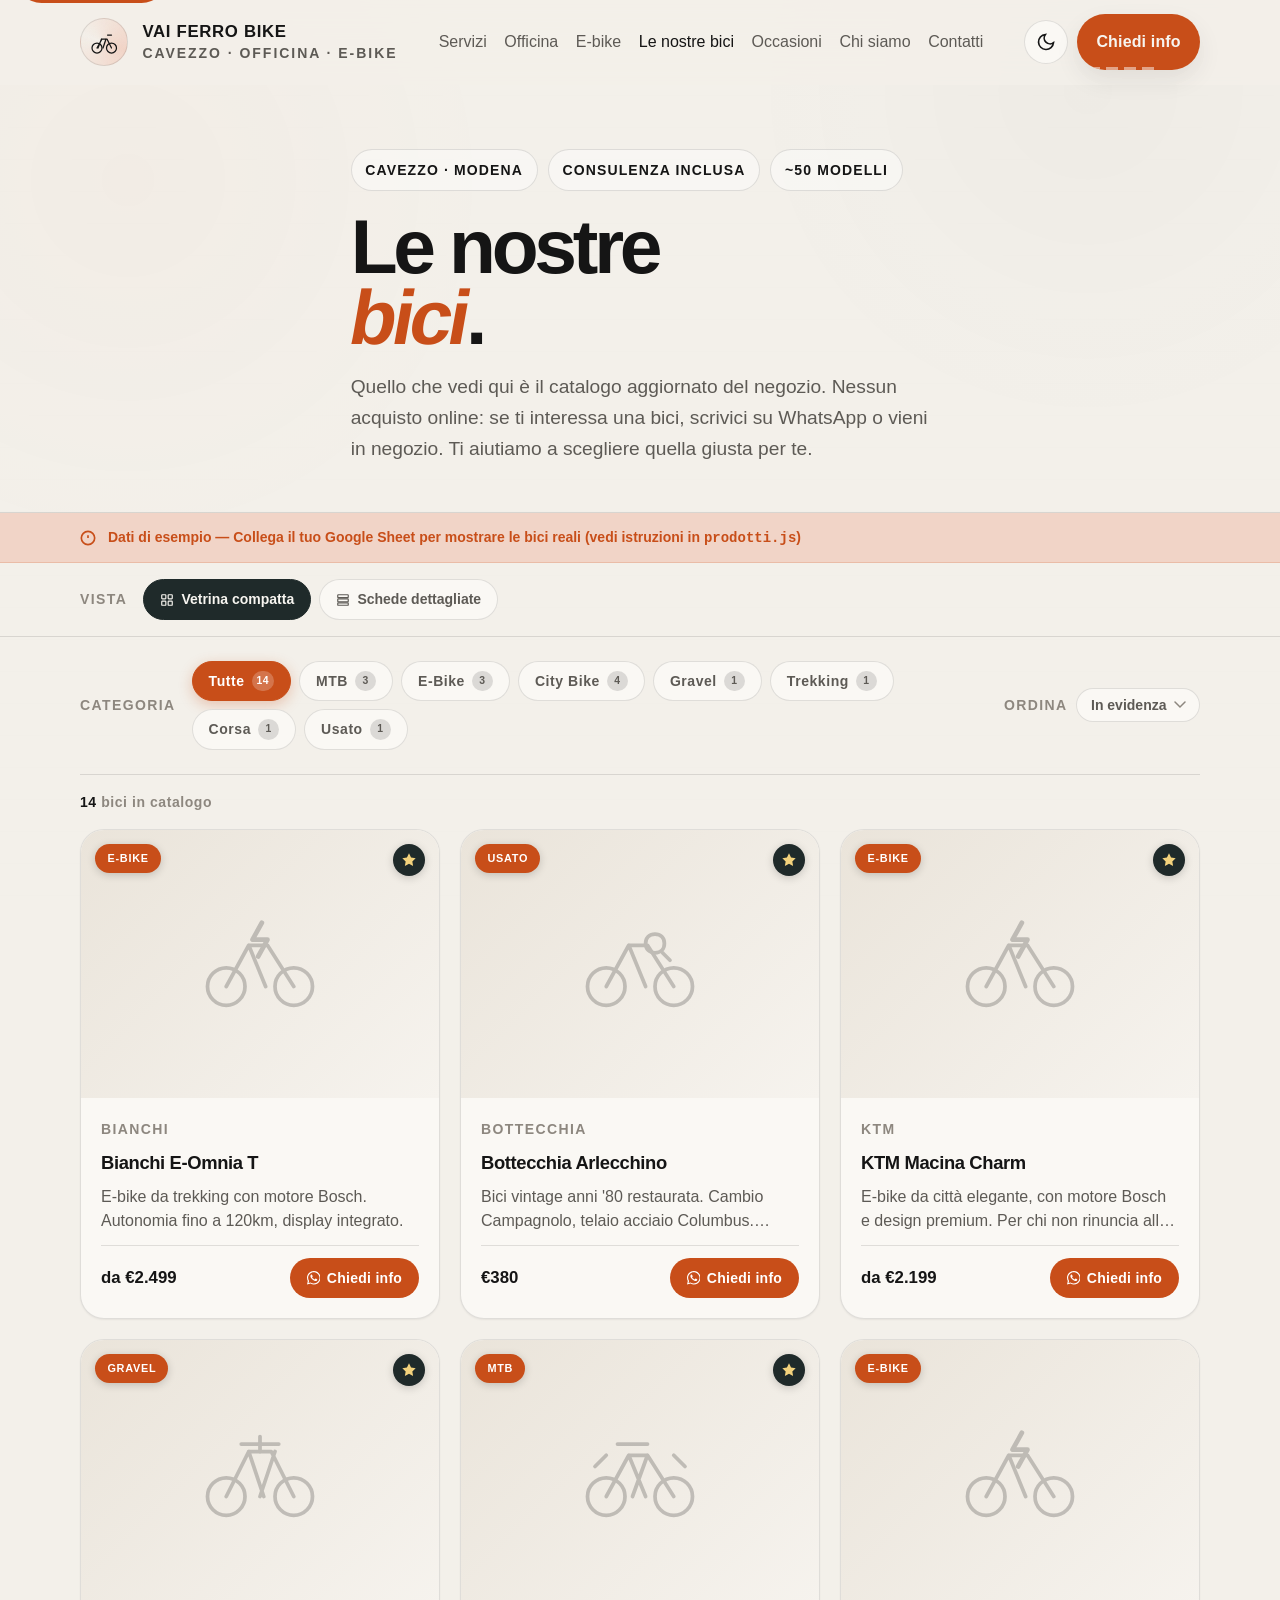
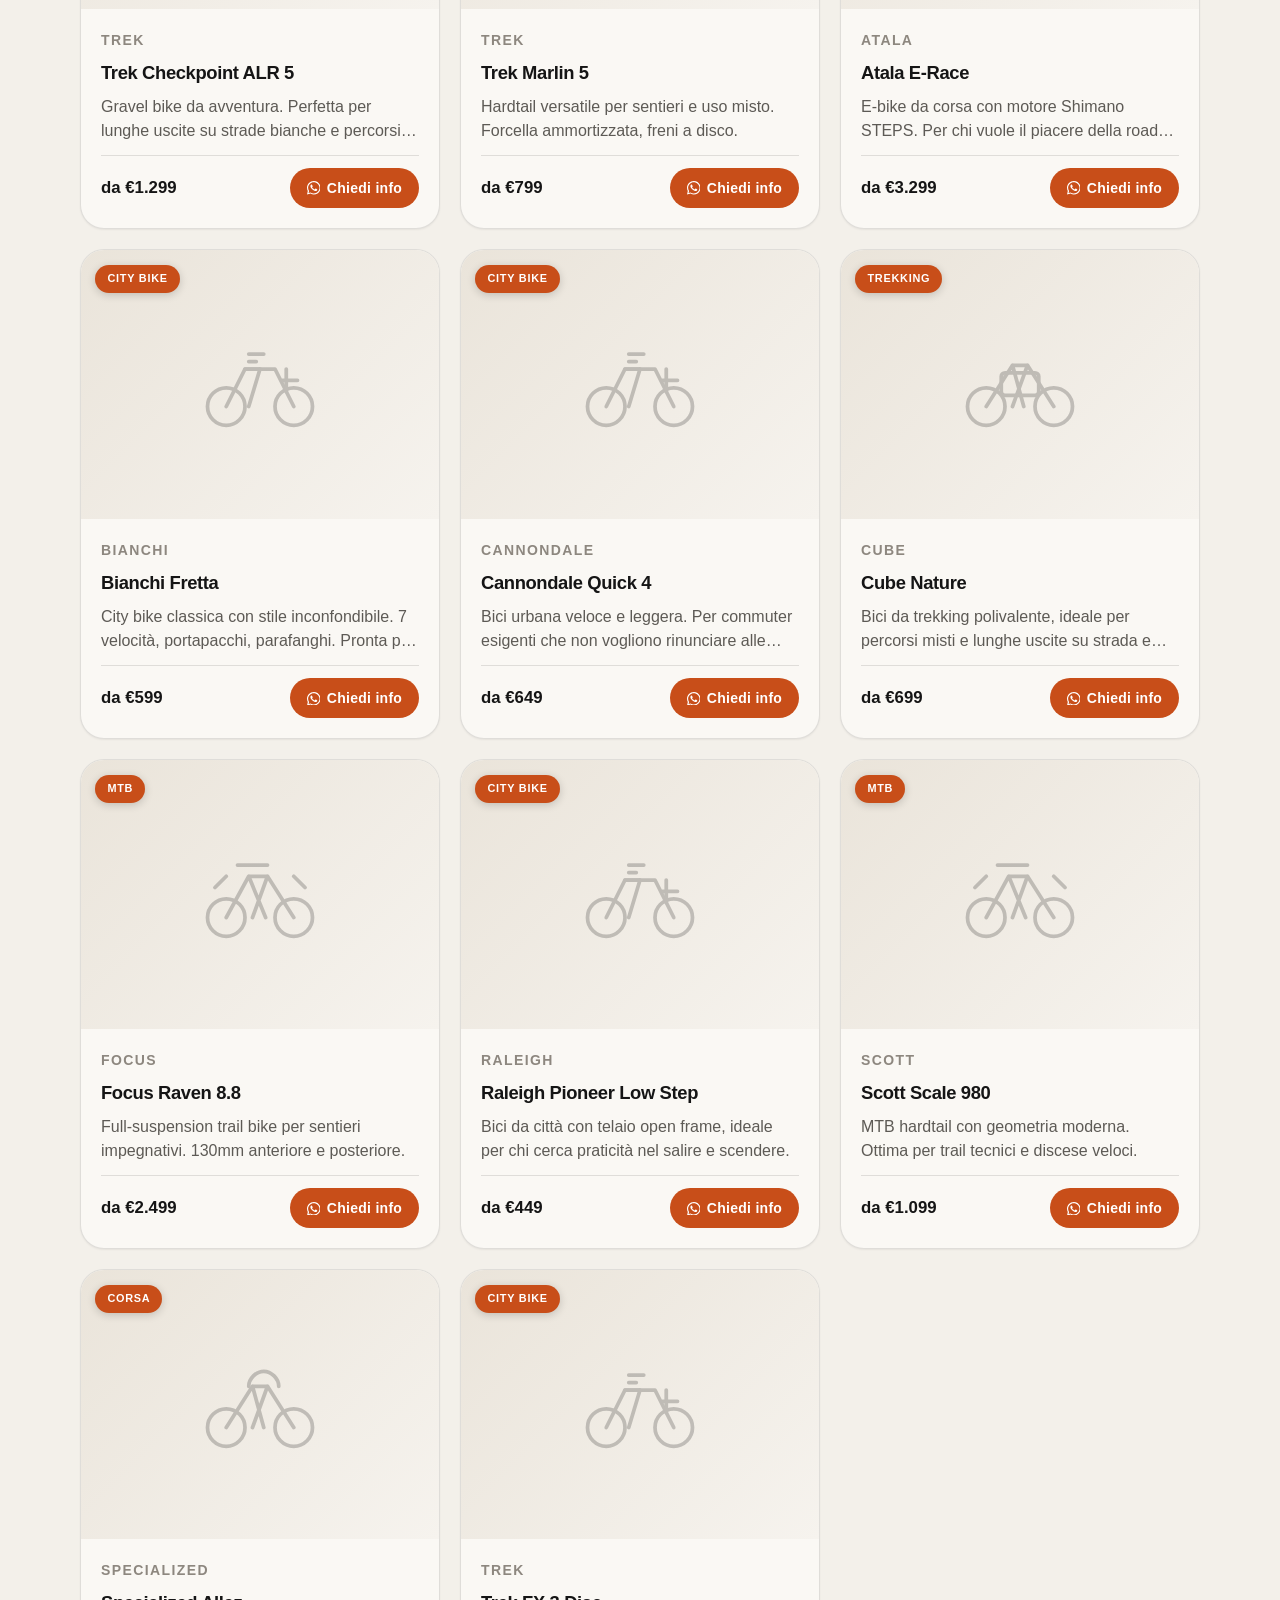
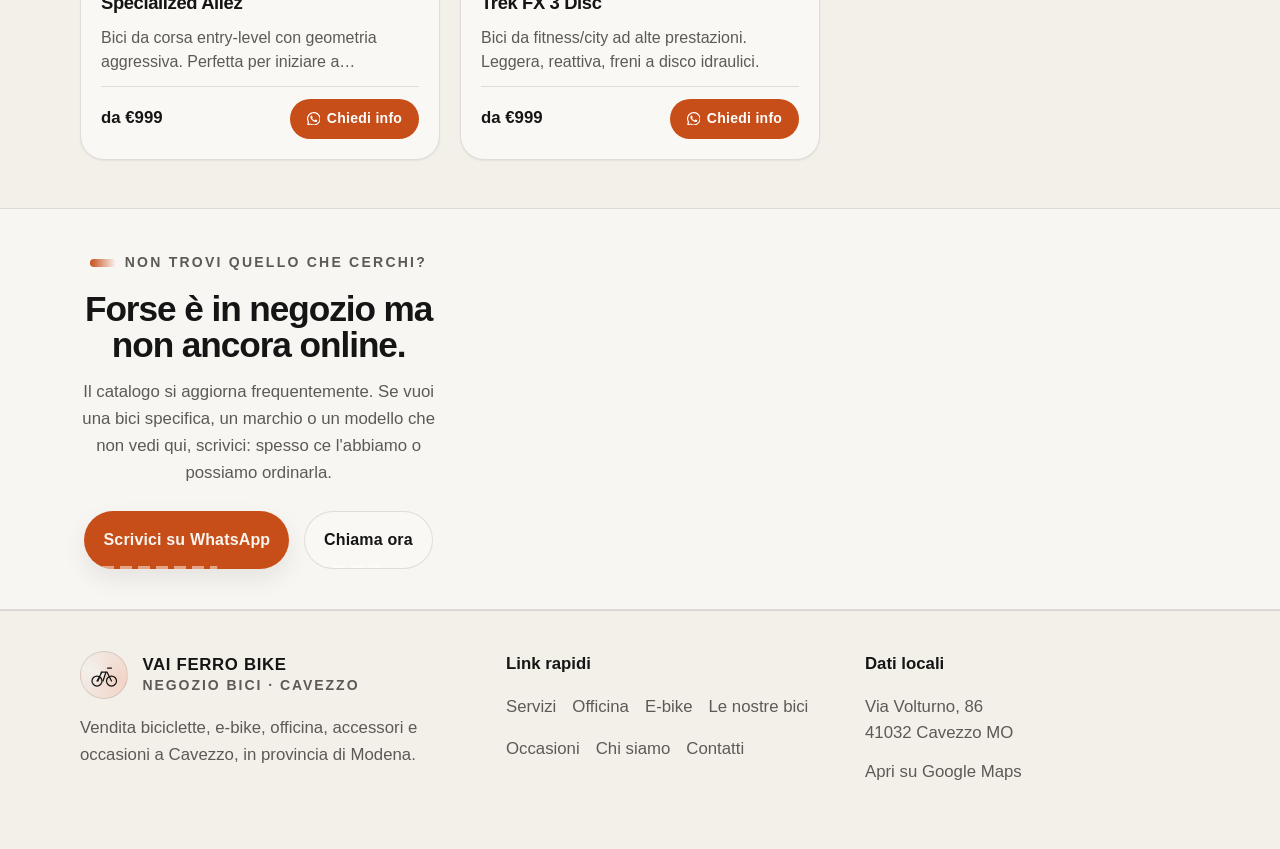
<file: prodotti.html>
<!DOCTYPE html>
<html lang="it">

<head>
  <meta charset="UTF-8">
  <meta name="viewport" content="width=device-width, initial-scale=1.0">
  <title>Bici in negozio | VAI FERRO BIKE – Catalogo bici a Cavezzo</title>
  <meta name="description"
    content="Scopri tutte le bici in negozio da VAI FERRO BIKE a Cavezzo: MTB, e-bike, city bike, gravel, trekking e bici da corsa. Consulenza gratuita, prezzi onesti.">
  <meta name="theme-color" content="#111111">
  <meta name="format-detection" content="telephone=no">
  <link rel="preconnect" href="https://api.fontshare.com">
  <link
    href="https://api.fontshare.com/v2/css?f[]=general-sans@400,500,600,700&f[]=cabinet-grotesk@500,700,800&display=swap"
    rel="stylesheet">
  <link rel="stylesheet" href="style.css">
</head>

<body>
  <a class="skip-link" href="#content">Vai al contenuto</a>
  <div class="site-shell">
    <div class="texture"></div>

    <!-- HEADER -->
    <header class="header" id="top">
      <div class="container header-inner">
        <a class="brand" href="index.html" aria-label="VAI FERRO BIKE home">
          <span class="brand-mark" aria-hidden="true">
            <svg viewBox="0 0 64 64" fill="none" stroke="currentColor" stroke-width="2.5" stroke-linecap="round"
              stroke-linejoin="round">
              <circle cx="18" cy="44" r="10"></circle>
              <circle cx="47" cy="44" r="10"></circle>
              <path d="M18 44l10-18h10l9 18M28 26l7 0M36 26l-6 18M27 26l-7 18"></path>
              <path d="M39 18h8"></path>
            </svg>
          </span>
          <span class="brand-name"><strong>VAI FERRO BIKE</strong><span>Cavezzo · officina · e-bike</span></span>
        </a>

        <nav class="nav" aria-label="Principale">
          <a href="servizi.html">Servizi</a>
          <a href="officina.html">Officina</a>
          <a href="ebike.html">E-bike</a>
          <a href="prodotti.html" class="active">Le nostre bici</a>
          <a href="occasioni.html">Occasioni</a>
          <a href="chi-siamo.html">Chi siamo</a>
          <a href="contatti.html">Contatti</a>
        </nav>

        <div class="header-actions">
          <button class="theme-toggle" type="button" data-theme-toggle aria-label="Attiva tema scuro">
            <svg width="20" height="20" viewBox="0 0 24 24" fill="none" stroke="currentColor" stroke-width="2">
              <path d="M21 12.79A9 9 0 1 1 11.21 3 7 7 0 0 0 21 12.79z" />
            </svg>
          </button>
          <a class="btn btn-primary desktop-cta"
            href="https://wa.me/393000000000?text=Ciao%20VAI%20FERRO%20BIKE%2C%20vorrei%20informazioni%20su%20una%20bici."
            target="_blank" rel="noopener noreferrer">Chiedi info</a>
          <button class="menu-toggle" type="button" aria-label="Apri menu" aria-expanded="false"><span></span></button>
        </div>
      </div>
      <div class="container mobile-panel" id="mobilePanel">
        <div class="mobile-panel-inner">
          <nav class="mobile-links" aria-label="Mobile">
            <a href="servizi.html">Servizi</a>
            <a href="officina.html">Officina</a>
            <a href="ebike.html">E-bike</a>
            <a href="prodotti.html">Le nostre bici</a>
            <a href="occasioni.html">Usato e occasioni</a>
            <a href="chi-siamo.html">Chi siamo</a>
            <a href="contatti.html">Contatti</a>
          </nav>
        </div>
      </div>
    </header>

    <main id="content">

      <!-- HERO -->
      <section class="page-hero">
        <div class="container page-hero-inner reveal">
          <div class="page-hero-kicker">
            <span class="chip">Cavezzo · Modena</span>
            <span class="chip">Consulenza inclusa</span>
            <span class="chip">~50 modelli</span>
          </div>
          <h1 class="hero-title" style="font-size:clamp(2.4rem,6vw,5rem);">Le nostre <span class="accent">bici</span>.</h1>
          <p class="hero-lead">Quello che vedi qui è il catalogo aggiornato del negozio.
            Nessun acquisto online: se ti interessa una bici, scrivici su WhatsApp o vieni in negozio.
            Ti aiutiamo a scegliere quella giusta per te.</p>
        </div>
      </section>

      <!-- BANNER DEMO (visibile solo senza Sheet configurato) -->
      <div id="demoBanner" hidden style="background:var(--color-primary-highlight);border-bottom:1px solid rgba(200,78,25,.18);">
        <div class="container" style="padding-block:.8rem;display:flex;align-items:center;gap:.75rem;flex-wrap:wrap;">
          <svg width="16" height="16" viewBox="0 0 24 24" fill="none" stroke="var(--color-primary)" stroke-width="2.5"><circle cx="12" cy="12" r="10"/><path d="M12 8v4M12 16h.01"/></svg>
          <span style="font-size:var(--text-xs);font-weight:600;color:var(--color-primary);">
            Dati di esempio — Collega il tuo Google Sheet per mostrare le bici reali (vedi istruzioni in <code>prodotti.js</code>)
          </span>
        </div>
      </div>

      <!-- SWITCHER VISTA -->
      <section aria-label="Cambio visualizzazione" style="border-bottom:1px solid var(--color-border);">
        <div class="container" style="padding-block:var(--space-4);display:flex;align-items:center;gap:.5rem;flex-wrap:wrap;">
          <span style="font-size:var(--text-xs);font-weight:700;letter-spacing:.1em;text-transform:uppercase;color:var(--color-text-faint);margin-right:.5rem;">Vista</span>
          <a href="prodotti.html" style="display:inline-flex;align-items:center;gap:.45rem;padding:.5rem 1rem;border-radius:9999px;border:1px solid var(--color-secondary);background:var(--color-secondary);font-size:var(--text-xs);font-weight:700;color:var(--color-text-inverse);text-decoration:none;">
            <svg width="14" height="14" viewBox="0 0 24 24" fill="none" stroke="currentColor" stroke-width="2"><rect x="3" y="3" width="7" height="7" rx="1"/><rect x="14" y="3" width="7" height="7" rx="1"/><rect x="3" y="14" width="7" height="7" rx="1"/><rect x="14" y="14" width="7" height="7" rx="1"/></svg>
            Vetrina compatta
          </a>
          <a href="prodotti-dettaglio.html" style="display:inline-flex;align-items:center;gap:.45rem;padding:.5rem 1rem;border-radius:9999px;border:1px solid var(--color-border);background:var(--color-surface);font-size:var(--text-xs);font-weight:700;color:var(--color-text-muted);text-decoration:none;transition:all 180ms ease;">
            <svg width="14" height="14" viewBox="0 0 24 24" fill="none" stroke="currentColor" stroke-width="2"><rect x="3" y="3" width="18" height="5" rx="1"/><rect x="3" y="10" width="18" height="5" rx="1"/><rect x="3" y="17" width="18" height="4" rx="1"/></svg>
            Schede dettagliate
          </a>
        </div>
      </section>

      <!-- FILTRI + ORDINAMENTO -->
      <section aria-label="Filtri catalogo">
        <div class="container">
          <div class="filter-bar reveal">
            <span class="filter-bar-label">Categoria</span>
            <div class="filter-pills" id="filterPills" role="group" aria-label="Filtra per categoria">
              <!-- Popolato da JS -->
            </div>
            <div class="filter-sort">
              <label for="sortSelect" class="filter-bar-label" style="margin:0">Ordina</label>
              <select class="sort-select" id="sortSelect" aria-label="Ordina i prodotti">
                <option value="evidenza">In evidenza</option>
                <option value="az">A → Z</option>
                <option value="za">Z → A</option>
                <option value="marca">Per marca</option>
              </select>
            </div>
          </div>
          <p class="product-count" id="prodottiCount" aria-live="polite" aria-atomic="true"></p>
        </div>
      </section>

      <!-- GRIGLIA PRODOTTI -->
      <section aria-label="Catalogo bici">
        <div class="container">
          <div class="product-grid" id="prodottiGrid" role="list">
            <!-- Popolato da JS -->
          </div>
        </div>
      </section>

      <!-- CTA FINALE -->
      <section class="trust-band" style="margin-top:0">
        <div class="container trust-row reveal" style="padding-block:var(--space-10);display:grid;gap:var(--space-6)">
          <div style="text-align:center">
            <span class="eyebrow">Non trovi quello che cerchi?</span>
            <h2 class="section-title reveal" style="margin:var(--space-4) auto var(--space-3);max-width:24ch;text-align:center">
              Forse è in negozio ma non ancora online.
            </h2>
            <p class="section-copy reveal" style="margin-inline:auto;text-align:center">
              Il catalogo si aggiorna frequentemente. Se vuoi una bici specifica, un marchio o un modello che non vedi qui,
              scrivici: spesso ce l'abbiamo o possiamo ordinarla.
            </p>
            <div class="btn-row reveal" style="justify-content:center;margin-top:var(--space-6)">
              <a class="btn btn-primary"
                href="https://wa.me/393000000000?text=Ciao%20VAI%20FERRO%20BIKE%2C%20cerco%20una%20bici%20specifica%20che%20non%20vedo%20sul%20sito."
                target="_blank" rel="noopener noreferrer">Scrivici su WhatsApp</a>
              <a class="btn btn-secondary" href="tel:+393000000000">Chiama ora</a>
            </div>
          </div>
        </div>
      </section>

    </main>

    <footer class="footer">
      <div class="container footer-grid">
        <div>
          <div class="brand" style="margin-bottom: 1rem;">
            <span class="brand-mark" aria-hidden="true">
              <svg viewBox="0 0 64 64" fill="none" stroke="currentColor" stroke-width="2.5" stroke-linecap="round"
                stroke-linejoin="round">
                <circle cx="18" cy="44" r="10"></circle>
                <circle cx="47" cy="44" r="10"></circle>
                <path d="M18 44l10-18h10l9 18M28 26l7 0M36 26l-6 18M27 26l-7 18"></path>
                <path d="M39 18h8"></path>
              </svg>
            </span>
            <span class="brand-name"><strong>VAI FERRO BIKE</strong><span>Negozio bici · Cavezzo</span></span>
          </div>
          <p>Vendita biciclette, e-bike, officina, accessori e occasioni a Cavezzo, in provincia di Modena.</p>
        </div>
        <div>
          <strong>Link rapidi</strong>
          <div class="footer-links" style="margin-top: 1rem;">
            <a href="servizi.html">Servizi</a>
            <a href="officina.html">Officina</a>
            <a href="ebike.html">E-bike</a>
            <a href="prodotti.html">Le nostre bici</a>
            <a href="occasioni.html">Occasioni</a>
            <a href="chi-siamo.html">Chi siamo</a>
            <a href="contatti.html">Contatti</a>
          </div>
        </div>
        <div>
          <strong>Dati locali</strong>
          <p style="margin-top: 1rem;">Via Volturno, 86<br>41032 Cavezzo MO</p>
          <p style="margin-top: .75rem;"><a href="https://maps.google.com/maps?q=44.8327569,11.0342762&z=15"
              target="_blank" rel="noopener noreferrer">Apri su Google Maps</a></p>
        </div>
      </div>
    </footer>

    <div class="sticky-actions" aria-label="Azioni rapide mobile">
      <a class="btn btn-secondary" href="tel:+393000000000">Chiama</a>
      <a class="btn btn-primary"
        href="https://wa.me/393000000000?text=Ciao%20VAI%20FERRO%20BIKE%2C%20vorrei%20avere%20informazioni%20su%20una%20bici."
        target="_blank" rel="noopener noreferrer">WhatsApp</a>
    </div>
  </div>

  <!-- MODAL DETTAGLIO BICI -->
  <div class="product-modal" id="productModal" role="dialog" aria-modal="true" aria-label="Dettaglio bici">
    <div class="product-modal__backdrop"></div>
    <div class="product-modal__sheet">
      <div class="product-modal__handle" aria-hidden="true"></div>
      <button class="product-modal__close" aria-label="Chiudi dettaglio">
        <svg viewBox="0 0 24 24" fill="none" stroke="currentColor" stroke-width="2.5" stroke-linecap="round"><path d="M18 6L6 18M6 6l12 12"/></svg>
      </button>

      <div class="product-modal__visual">
        <!-- Popolato da JS -->
      </div>

      <div class="product-modal__content">
        <div class="product-modal__meta">
          <!-- Badge categoria + marca -->
        </div>
        <h2 class="product-modal__title">Nome bici</h2>
        <p class="product-modal__price">Prezzo</p>
        <p class="product-modal__desc">Descrizione</p>

        <div class="product-modal__features">
          <!-- Caratteristiche -->
        </div>

        <div class="product-modal__note" hidden>
          <!-- Note aggiuntive -->
        </div>

        <div class="product-modal__actions">
          <a class="btn btn-primary modal-wa-btn" href="#" target="_blank" rel="noopener noreferrer"
            style="justify-content:center">
            <svg width="18" height="18" viewBox="0 0 24 24" fill="currentColor"><path d="M17.472 14.382c-.297-.149-1.758-.867-2.03-.967-.273-.099-.471-.148-.67.15-.197.297-.767.966-.94 1.164-.173.199-.347.223-.644.075-.297-.15-1.255-.463-2.39-1.475-.883-.788-1.48-1.761-1.653-2.059-.173-.297-.018-.458.13-.606.134-.133.298-.347.446-.52.149-.174.198-.298.298-.497.099-.198.05-.371-.025-.52-.075-.149-.669-1.612-.916-2.207-.242-.579-.487-.5-.669-.51-.173-.008-.371-.01-.57-.01-.198 0-.52.074-.792.372-.272.297-1.04 1.016-1.04 2.479 0 1.462 1.065 2.875 1.213 3.074.149.198 2.096 3.2 5.077 4.487.709.306 1.262.489 1.694.625.712.227 1.36.195 1.871.118.571-.085 1.758-.719 2.006-1.413.248-.694.248-1.289.173-1.413-.074-.124-.272-.198-.57-.347z"/><path d="M12 0C5.373 0 0 5.373 0 12c0 2.037.507 3.956 1.395 5.64L.057 23.943l6.303-1.654A11.954 11.954 0 0012 24c6.627 0 12-5.373 12-12S18.627 0 12 0zm0 22c-1.893 0-3.662-.524-5.172-1.434l-.37-.22-3.74.982.999-3.648-.241-.374A9.957 9.957 0 012 12C2 6.477 6.477 2 12 2s10 4.477 10 10-4.477 10-10 10z"/></svg>
            Chiedi su WhatsApp
          </a>
          <a class="btn btn-secondary modal-call-btn" href="#" style="justify-content:center">
            <svg width="18" height="18" viewBox="0 0 24 24" fill="none" stroke="currentColor" stroke-width="2"><path d="M22 16.92v3a2 2 0 01-2.18 2 19.79 19.79 0 01-8.63-3.07A19.5 19.5 0 013.07 9.81 19.79 19.79 0 01.01 1.18 2 2 0 012 0h3a2 2 0 012 1.72c.127.96.361 1.903.7 2.81a2 2 0 01-.45 2.11L6.09 7.91a16 16 0 006 6l1.27-1.27a2 2 0 012.11-.45c.907.339 1.85.573 2.81.7A2 2 0 0122 14.92v2z"/></svg>
            Chiama il negozio
          </a>
        </div>
      </div>
    </div>
  </div>

  <script src="main.js"></script>
  <script src="prodotti.js"></script>
</body>

</html>
</file>
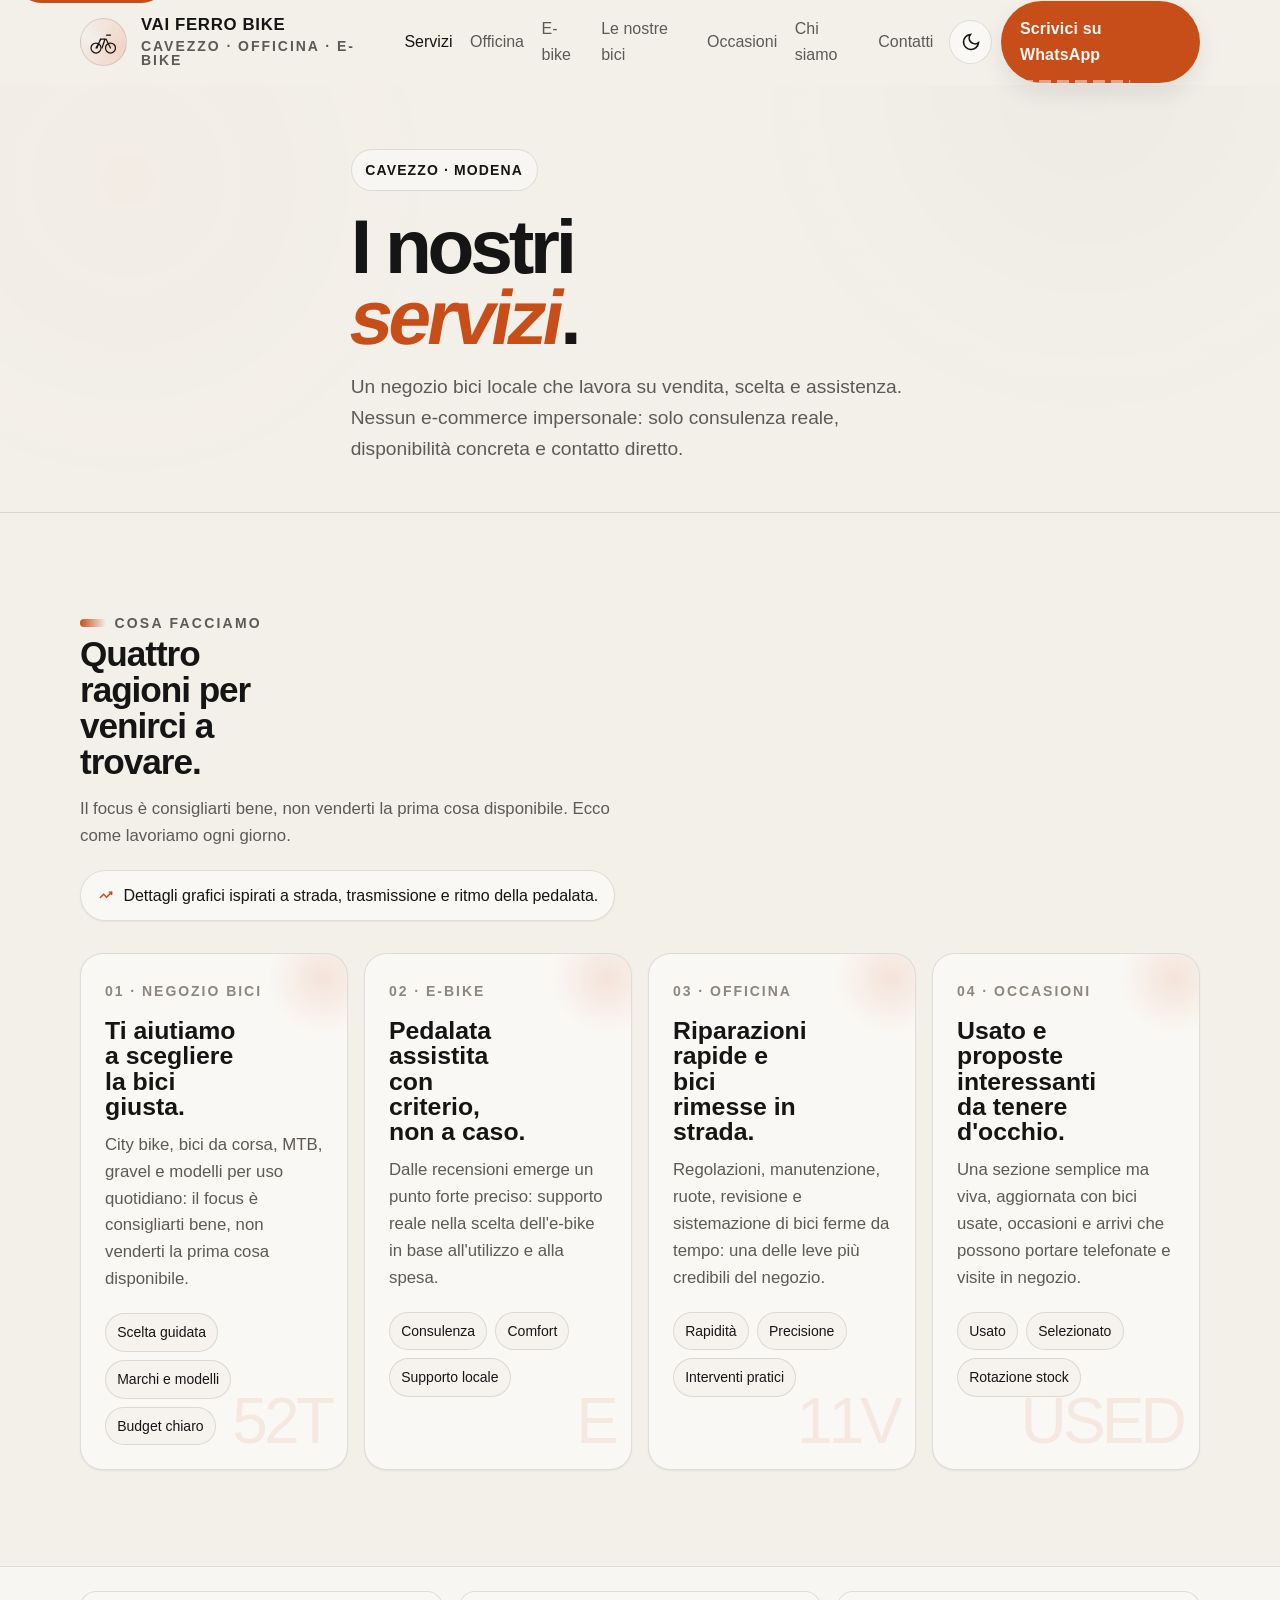
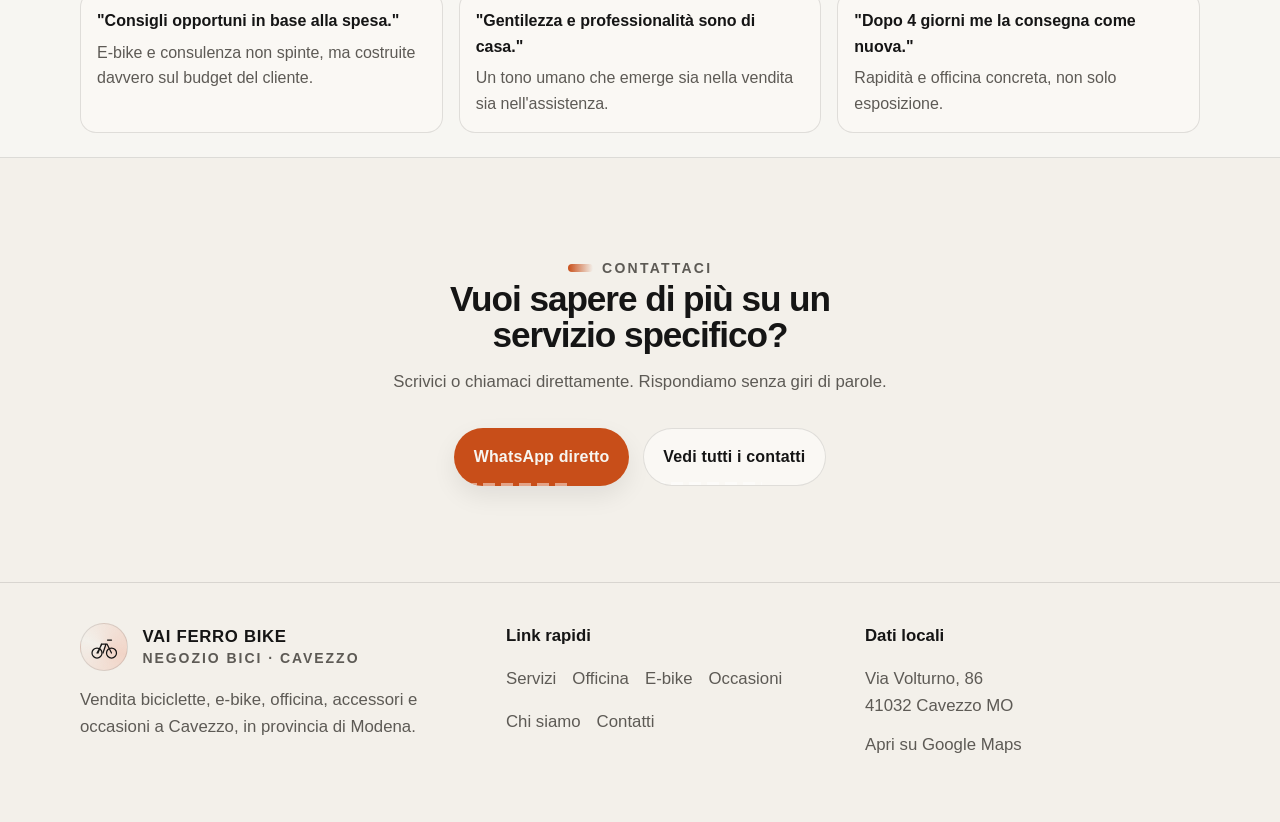
<file: servizi.html>
<!DOCTYPE html>
<html lang="it">

<head>
  <meta charset="UTF-8">
  <meta name="viewport" content="width=device-width, initial-scale=1.0">
  <title>Servizi | VAI FERRO BIKE – Negozio bici a Cavezzo</title>
  <meta name="description"
    content="Scopri i servizi di VAI FERRO BIKE: vendita bici, e-bike, officina riparazioni e occasioni usato a Cavezzo (MO).">
  <meta name="theme-color" content="#111111">
  <meta name="format-detection" content="telephone=no">
  <link rel="preconnect" href="https://api.fontshare.com">
  <link
    href="https://api.fontshare.com/v2/css?f[]=general-sans@400,500,600,700&f[]=cabinet-grotesk@500,700,800&display=swap"
    rel="stylesheet">
  <link rel="stylesheet" href="style.css">
</head>

<body>
  <a class="skip-link" href="#content">Vai al contenuto</a>
  <div class="tire-cursor" aria-hidden="true"></div>
  <div class="site-shell">
    <div class="texture"></div>

    <header class="header" id="top">
      <div class="container header-inner">
        <a class="brand" href="index.html" aria-label="VAI FERRO BIKE home">
          <span class="brand-mark" aria-hidden="true">
            <svg viewBox="0 0 64 64" fill="none" stroke="currentColor" stroke-width="2.5" stroke-linecap="round"
              stroke-linejoin="round">
              <circle cx="18" cy="44" r="10"></circle>
              <circle cx="47" cy="44" r="10"></circle>
              <path d="M18 44l10-18h10l9 18M28 26l7 0M36 26l-6 18M27 26l-7 18"></path>
              <path d="M39 18h8"></path>
            </svg>
          </span>
          <span class="brand-name"><strong>VAI FERRO BIKE</strong><span>Cavezzo · officina · e-bike</span></span>
        </a>
        <nav class="nav" aria-label="Principale">
          <a href="servizi.html">Servizi</a>
          <a href="officina.html">Officina</a>
          <a href="ebike.html">E-bike</a>
          <a href="prodotti.html">Le nostre bici</a>
          <a href="occasioni.html">Occasioni</a>
          <a href="chi-siamo.html">Chi siamo</a>
          <a href="contatti.html">Contatti</a>
        </nav>
        <div class="header-actions">
          <button class="theme-toggle" type="button" data-theme-toggle aria-label="Attiva tema scuro">
            <svg width="20" height="20" viewBox="0 0 24 24" fill="none" stroke="currentColor" stroke-width="2">
              <path d="M21 12.79A9 9 0 1 1 11.21 3 7 7 0 0 0 21 12.79z" />
            </svg>
          </button>
          <a class="btn btn-primary desktop-cta"
            href="https://wa.me/393000000000?text=Ciao%20VAI%20FERRO%20BIKE%2C%20vorrei%20avere%20informazioni."
            target="_blank" rel="noopener noreferrer">Scrivici su WhatsApp</a>
          <button class="menu-toggle" type="button" aria-label="Apri menu" aria-expanded="false"><span></span></button>
        </div>
      </div>
      <div class="container mobile-panel" id="mobilePanel">
        <div class="mobile-panel-inner">
          <nav class="mobile-links" aria-label="Mobile">
            <a href="servizi.html">Servizi</a>
            <a href="officina.html">Officina</a>
            <a href="ebike.html">E-bike</a>
            <a href="prodotti.html">Le nostre bici</a>
            <a href="occasioni.html">Usato e occasioni</a>
            <a href="chi-siamo.html">Chi siamo</a>
            <a href="contatti.html">Contatti</a>
          </nav>
        </div>
      </div>
    </header>

    <main id="content">
      <section class="page-hero">
        <div class="container page-hero-inner reveal">
          <div class="page-hero-kicker">
            <span class="chip">Cavezzo · Modena</span>
          </div>
          <h1 class="hero-title" style="font-size:clamp(2.4rem,6vw,5rem);">I nostri <span class="accent">servizi</span>.
          </h1>
          <p class="hero-lead">Un negozio bici locale che lavora su vendita, scelta e assistenza. Nessun e-commerce
            impersonale: solo consulenza reale, disponibilità concreta e contatto diretto.</p>
        </div>
      </section>

      <section class="section">
        <div class="container">
          <span class="eyebrow reveal">Cosa facciamo</span>
          <h2 class="section-title reveal">Quattro ragioni per venirci a trovare.</h2>
          <p class="section-copy reveal">Il focus è consigliarti bene, non venderti la prima cosa disponibile. Ecco come
            lavoriamo ogni giorno.</p>
          <div class="ciclistic-note reveal">
            <svg viewBox="0 0 24 24" fill="none" stroke="currentColor" stroke-width="2">
              <path d="M4 15l5-5 4 4 7-7"></path>
              <path d="M16 7h4v4"></path>
            </svg>
            <span>Dettagli grafici ispirati a strada, trasmissione e ritmo della pedalata.</span>
          </div>

          <div class="service-grid">
            <article class="service-card reveal" data-gear="52T">
              <span class="service-number">01 · Negozio bici</span>
              <h3>Ti aiutiamo a scegliere la bici giusta.</h3>
              <p>City bike, bici da corsa, MTB, gravel e modelli per uso quotidiano: il focus è consigliarti bene, non
                venderti la prima cosa disponibile.</p>
              <div class="service-meta"><span>Scelta guidata</span><span>Marchi e modelli</span><span>Budget
                  chiaro</span></div>
            </article>
            <article class="service-card reveal" data-gear="E">
              <span class="service-number">02 · E-bike</span>
              <h3>Pedalata assistita con criterio, non a caso.</h3>
              <p>Dalle recensioni emerge un punto forte preciso: supporto reale nella scelta dell'e-bike in base
                all'utilizzo e alla spesa.</p>
              <div class="service-meta"><span>Consulenza</span><span>Comfort</span><span>Supporto locale</span></div>
            </article>
            <article class="service-card reveal" data-gear="11V">
              <span class="service-number">03 · Officina</span>
              <h3>Riparazioni rapide e bici rimesse in strada.</h3>
              <p>Regolazioni, manutenzione, ruote, revisione e sistemazione di bici ferme da tempo: una delle leve più
                credibili del negozio.</p>
              <div class="service-meta"><span>Rapidità</span><span>Precisione</span><span>Interventi pratici</span>
              </div>
            </article>
            <article class="service-card reveal" data-gear="USED">
              <span class="service-number">04 · Occasioni</span>
              <h3>Usato e proposte interessanti da tenere d'occhio.</h3>
              <p>Una sezione semplice ma viva, aggiornata con bici usate, occasioni e arrivi che possono portare
                telefonate e visite in negozio.</p>
              <div class="service-meta"><span>Usato</span><span>Selezionato</span><span>Rotazione stock</span></div>
            </article>
          </div>
        </div>
      </section>

      <section class="trust-band" aria-label="Recensioni evidenziate">
        <div class="container trust-row reveal">
          <article class="trust-quote"><strong>"Consigli opportuni in base alla spesa."</strong> E-bike e consulenza non
            spinte, ma costruite davvero sul budget del cliente.</article>
          <article class="trust-quote"><strong>"Gentilezza e professionalità sono di casa."</strong> Un tono umano che
            emerge sia nella vendita sia nell'assistenza.</article>
          <article class="trust-quote"><strong>"Dopo 4 giorni me la consegna come nuova."</strong> Rapidità e officina
            concreta, non solo esposizione.</article>
        </div>
      </section>

      <section class="section">
        <div class="container" style="text-align:center">
          <span class="eyebrow reveal">Contattaci</span>
          <h2 class="section-title reveal" style="margin-inline:auto;max-width:20ch">Vuoi sapere di più su un servizio
            specifico?</h2>
          <p class="section-copy reveal" style="margin-inline:auto;text-align:center">Scrivici o chiamaci direttamente.
            Rispondiamo senza giri di parole.</p>
          <div class="btn-row reveal" style="justify-content:center;margin-top:2rem">
            <a class="btn btn-primary"
              href="https://wa.me/393000000000?text=Ciao%20VAI%20FERRO%20BIKE%2C%20vorrei%20informazioni%20sui%20servizi."
              target="_blank" rel="noopener noreferrer">WhatsApp diretto</a>
            <a class="btn btn-secondary" href="contatti.html">Vedi tutti i contatti</a>
          </div>
        </div>
      </section>
    </main>

    <footer class="footer">
      <div class="container footer-grid">
        <div>
          <div class="brand" style="margin-bottom: 1rem;">
            <span class="brand-mark" aria-hidden="true">
              <svg viewBox="0 0 64 64" fill="none" stroke="currentColor" stroke-width="2.5" stroke-linecap="round"
                stroke-linejoin="round">
                <circle cx="18" cy="44" r="10"></circle>
                <circle cx="47" cy="44" r="10"></circle>
                <path d="M18 44l10-18h10l9 18M28 26l7 0M36 26l-6 18M27 26l-7 18"></path>
                <path d="M39 18h8"></path>
              </svg>
            </span>
            <span class="brand-name"><strong>VAI FERRO BIKE</strong><span>Negozio bici · Cavezzo</span></span>
          </div>
          <p>Vendita biciclette, e-bike, officina, accessori e occasioni a Cavezzo, in provincia di Modena.</p>
        </div>
        <div>
          <strong>Link rapidi</strong>
          <div class="footer-links" style="margin-top: 1rem;">
            <a href="servizi.html">Servizi</a>
            <a href="officina.html">Officina</a>
            <a href="ebike.html">E-bike</a>
            <a href="occasioni.html">Occasioni</a>
            <a href="chi-siamo.html">Chi siamo</a>
            <a href="contatti.html">Contatti</a>
          </div>
        </div>
        <div>
          <strong>Dati locali</strong>
          <p style="margin-top: 1rem;">Via Volturno, 86<br>41032 Cavezzo MO</p>
          <p style="margin-top: .75rem;"><a href="https://maps.google.com/maps?q=44.8327569,11.0342762&z=15"
              target="_blank" rel="noopener noreferrer">Apri su Google Maps</a></p>
        </div>
      </div>
    </footer>

    <div class="sticky-actions" aria-label="Azioni rapide mobile">
      <a class="btn btn-secondary" href="tel:+393000000000">Chiama</a>
      <a class="btn btn-primary"
        href="https://wa.me/393000000000?text=Ciao%20VAI%20FERRO%20BIKE%2C%20vorrei%20avere%20informazioni."
        target="_blank" rel="noopener noreferrer">WhatsApp</a>
    </div>
  </div>
  <script src="main.js"></script>
</body>

</html>
</file>
<file: style.css>
:root,
[data-theme="light"] {
    --text-xs: clamp(0.75rem, 0.7rem + 0.25vw, 0.875rem);
    --text-sm: clamp(0.875rem, 0.8rem + 0.35vw, 1rem);
    --text-base: clamp(1rem, 0.95rem + 0.25vw, 1.05rem);
    --text-lg: clamp(1.125rem, 1rem + 0.75vw, 1.45rem);
    --text-xl: clamp(1.5rem, 1.2rem + 1.25vw, 2.2rem);
    --text-2xl: clamp(2.2rem, 1.3rem + 3vw, 4rem);
    --text-3xl: clamp(3rem, 1.2rem + 5vw, 6rem);
    --space-1: 0.25rem;
    --space-2: 0.5rem;
    --space-3: 0.75rem;
    --space-4: 1rem;
    --space-5: 1.25rem;
    --space-6: 1.5rem;
    --space-8: 2rem;
    --space-10: 2.5rem;
    --space-12: 3rem;
    --space-16: 4rem;
    --space-20: 5rem;
    --space-24: 6rem;
    --space-32: 8rem;
    --color-bg: #f3f0ea;
    --color-surface: #faf8f4;
    --color-surface-2: #f6f3ee;
    --color-surface-offset: #eae4da;
    --color-surface-dynamic: #ddd6cb;
    --color-divider: #d3ccbf;
    --color-border: rgba(28, 28, 28, 0.12);
    --color-text: #151515;
    --color-text-muted: #5d5a55;
    --color-text-faint: #8d877f;
    --color-text-inverse: #f7f5f0;
    --color-primary: #c84e19;
    --color-primary-hover: #a53f14;
    --color-primary-highlight: #f1d4c7;
    --color-secondary: #1f2a2a;
    --color-track: #bbc6c1;
    --color-success: #3e6a2a;
    --radius-sm: 0.4rem;
    --radius-md: 0.7rem;
    --radius-lg: 1rem;
    --radius-xl: 1.5rem;
    --radius-full: 9999px;
    --shadow-sm: 0 1px 2px rgba(17, 17, 17, 0.06);
    --shadow-md: 0 10px 24px rgba(17, 17, 17, 0.08);
    --shadow-lg: 0 24px 60px rgba(17, 17, 17, 0.12);
    --font-display: 'Cabinet Grotesk', 'Arial Narrow', sans-serif;
    --font-body: 'General Sans', 'Helvetica Neue', sans-serif;
    --content-default: 1120px;
    --content-wide: 1260px;
    --header-h: 84px;
}

[data-theme="dark"] {
    --color-bg: #101111;
    --color-surface: #161817;
    --color-surface-2: #1b1d1c;
    --color-surface-offset: #212422;
    --color-surface-dynamic: #2c302e;
    --color-divider: #2d322f;
    --color-border: rgba(255, 255, 255, 0.10);
    --color-text: #f2ede5;
    --color-text-muted: #c2bbb0;
    --color-text-faint: #8d877d;
    --color-text-inverse: #101111;
    --color-primary: #ec6d35;
    --color-primary-hover: #ff8450;
    --color-primary-highlight: rgba(236, 109, 53, 0.14);
    --color-secondary: #dfe8e2;
    --color-track: #55625b;
    --shadow-sm: 0 1px 2px rgba(0, 0, 0, 0.22);
    --shadow-md: 0 10px 24px rgba(0, 0, 0, 0.28);
    --shadow-lg: 0 24px 60px rgba(0, 0, 0, 0.35);
}

*,
:before,
:after {
    box-sizing: border-box;
    margin: 0;
    padding: 0
}

html {
    scroll-behavior: smooth;
    -webkit-text-size-adjust: none;
    text-size-adjust: none;
    scroll-padding-top: calc(var(--header-h) + 18px)
}

body {
    min-height: 100dvh;
    font-family: var(--font-body);
    font-size: var(--text-base);
    line-height: 1.6;
    background: var(--color-bg);
    color: var(--color-text);
    -webkit-font-smoothing: antialiased;
    text-rendering: optimizeLegibility
}

img,
svg {
    display: block;
    max-width: 100%
}

a {
    color: inherit;
    text-decoration: none;
    transition: all 180ms cubic-bezier(.16, 1, .3, 1)
}

button,
input,
textarea {
    font: inherit;
    color: inherit
}

button {
    cursor: pointer;
    border: none;
    background: none
}

:focus-visible {
    outline: 2px solid var(--color-primary);
    outline-offset: 3px;
    border-radius: var(--radius-sm)
}

::selection {
    background: rgba(200, 78, 25, .18)
}

.sr-only {
    position: absolute;
    width: 1px;
    height: 1px;
    padding: 0;
    margin: -1px;
    overflow: hidden;
    clip: rect(0, 0, 0, 0);
    white-space: nowrap;
    border: 0
}

.site-shell {
    position: relative;
    overflow-x: clip
}

.texture {
    position: fixed;
    inset: 0;
    pointer-events: none;
    opacity: .28;
    background-image: radial-gradient(circle at 10% 20%, rgba(200, 78, 25, .08), transparent 26%), radial-gradient(circle at 85% 10%, rgba(31, 42, 42, .08), transparent 24%), linear-gradient(transparent 0, transparent 97%, rgba(0, 0, 0, .018) 100%);
    background-size: auto, auto, 100% 32px;
    mix-blend-mode: multiply;
    z-index: -1
}

[data-theme="dark"] .texture {
    opacity: .18;
    mix-blend-mode: screen
}

.container {
    width: min(calc(100% - 2rem), var(--content-default));
    margin-inline: auto
}

.container-wide {
    width: min(calc(100% - 2rem), var(--content-wide));
    margin-inline: auto
}

.section {
    padding-block: clamp(var(--space-12), 8vw, var(--space-24))
}

.eyebrow {
    display: inline-flex;
    align-items: center;
    gap: .55rem;
    font-size: var(--text-xs);
    text-transform: uppercase;
    letter-spacing: .16em;
    color: var(--color-text-muted);
    font-weight: 700
}

.eyebrow:before {
    content: "";
    width: 1.6rem;
    height: .5rem;
    border-radius: var(--radius-full);
    background: linear-gradient(90deg, var(--color-primary), transparent)
}

.section-title {
    font-family: var(--font-display);
    font-size: var(--text-xl);
    line-height: 1.02;
    letter-spacing: -.03em;
    max-width: 12ch
}

.section-copy {
    color: var(--color-text-muted);
    max-width: 60ch;
    margin-top: var(--space-4)
}

.grid {
    display: grid;
    gap: var(--space-6)
}

.skip-link {
    position: absolute;
    left: var(--space-4);
    top: -3rem;
    background: var(--color-primary);
    color: var(--color-text-inverse);
    padding: .75rem 1rem;
    border-radius: var(--radius-full);
    z-index: 1000
}

.skip-link:focus {
    top: var(--space-4)
}

.header {
    position: sticky;
    top: 0;
    z-index: 60;
    background: rgba(243, 240, 234, .82);
    backdrop-filter: blur(16px);
    border-bottom: 1px solid transparent;
    transition: transform .3s cubic-bezier(.16, 1, .3, 1), box-shadow .3s cubic-bezier(.16, 1, .3, 1), border-color .3s ease
}

[data-theme="dark"] .header {
    background: rgba(16, 17, 17, .78)
}

.header.scrolled {
    box-shadow: var(--shadow-sm);
    border-color: var(--color-border)
}

.header-inner {
    min-height: var(--header-h);
    display: flex;
    align-items: center;
    justify-content: space-between;
    gap: var(--space-4)
}

.brand {
    display: flex;
    align-items: center;
    gap: .9rem;
    font-weight: 700
}

.brand-mark {
    width: 3rem;
    height: 3rem;
    border-radius: 50%;
    display: grid;
    place-items: center;
    border: 1px solid var(--color-border);
    background: conic-gradient(from 110deg, var(--color-primary-highlight), transparent, var(--color-primary-highlight));
    position: relative;
    overflow: hidden
}

.brand-mark svg {
    width: 2rem;
    height: 2rem
}

.brand-name {
    display: flex;
    flex-direction: column;
    line-height: 1
}

.brand-name strong {
    font-family: var(--font-display);
    font-size: 1.05rem;
    letter-spacing: .04em
}

.brand-name span {
    font-size: var(--text-xs);
    color: var(--color-text-muted);
    margin-top: .3rem;
    text-transform: uppercase;
    letter-spacing: .14em
}

.nav {
    display: none;
    align-items: center;
    gap: 1.1rem
}

.nav a {
    font-size: var(--text-sm);
    color: var(--color-text-muted)
}

.nav a:hover,
.nav a.active {
    color: var(--color-text)
}

.header-actions {
    display: flex;
    align-items: center;
    gap: .55rem
}

.theme-toggle,
.menu-toggle {
    width: 2.75rem;
    height: 2.75rem;
    border-radius: 50%;
    border: 1px solid var(--color-border);
    display: grid;
    place-items: center;
    background: var(--color-surface)
}

.menu-toggle {
    position: relative
}

.menu-toggle span,
.menu-toggle:before,
.menu-toggle:after {
    content: "";
    position: absolute;
    width: 1rem;
    height: 2px;
    background: var(--color-text);
    border-radius: 999px;
    transition: transform .25s ease, opacity .25s ease
}

.menu-toggle span {
    transform: translateY(0)
}

.menu-toggle:before {
    transform: translateY(-6px)
}

.menu-toggle:after {
    transform: translateY(6px)
}

.menu-toggle[aria-expanded="true"] span {
    opacity: 0
}

.menu-toggle[aria-expanded="true"]:before {
    transform: rotate(45deg)
}

.menu-toggle[aria-expanded="true"]:after {
    transform: rotate(-45deg)
}

.mobile-panel {
    display: grid;
    grid-template-rows: 0fr;
    transition: grid-template-rows .28s ease;
    border-top: 1px solid transparent
}

.mobile-panel.open {
    grid-template-rows: 1fr;
    border-color: var(--color-border)
}

.mobile-panel-inner {
    overflow: hidden
}

.mobile-links {
    display: flex;
    flex-direction: column;
    padding: 0 0 var(--space-6)
}

.mobile-links a {
    padding: 1rem 0;
    border-bottom: 1px solid var(--color-border);
    font-weight: 600
}

.btn {
    display: inline-flex;
    align-items: center;
    justify-content: center;
    gap: .7rem;
    min-height: 48px;
    padding: .95rem 1.2rem;
    border-radius: var(--radius-full);
    font-size: var(--text-sm);
    font-weight: 700;
    letter-spacing: .01em;
    position: relative;
    overflow: hidden;
    isolation: isolate
}

.btn:before {
    content: "";
    position: absolute;
    inset: auto 0 0 0;
    height: 3px;
    background: repeating-linear-gradient(90deg, rgba(255, 255, 255, .88) 0 12px, transparent 12px 18px);
    transform: translateX(-35%);
    opacity: .55;
    transition: transform .45s cubic-bezier(.16, 1, .3, 1), opacity .3s ease
}

.btn:hover:before {
    transform: translateX(0);
    opacity: .9
}

.btn-primary {
    background: var(--color-primary);
    color: var(--color-text-inverse);
    box-shadow: var(--shadow-md)
}

.btn-primary:hover {
    background: var(--color-primary-hover);
    transform: translateY(-1px)
}

.btn-secondary {
    border: 1px solid var(--color-border);
    background: var(--color-surface);
    color: var(--color-text)
}

.btn-ghost {
    color: var(--color-text-muted)
}

.btn-row {
    display: flex;
    flex-wrap: wrap;
    gap: .9rem
}

/* HERO */
.hero {
    padding-top: clamp(var(--space-10), 6vw, var(--space-16));
    padding-bottom: var(--space-16)
}

.hero-grid {
    display: grid;
    gap: var(--space-8);
    align-items: end
}

.hero-copy {
    display: grid;
    gap: var(--space-5)
}

.hero-kicker {
    display: flex;
    flex-wrap: wrap;
    gap: .65rem
}

.chip {
    display: inline-flex;
    align-items: center;
    gap: .5rem;
    padding: .55rem .85rem;
    border-radius: var(--radius-full);
    border: 1px solid var(--color-border);
    background: rgba(255, 255, 255, .42);
    font-size: var(--text-xs);
    font-weight: 700;
    text-transform: uppercase;
    letter-spacing: .08em
}

[data-theme="dark"] .chip {
    background: rgba(255, 255, 255, .02)
}

.hero-title {
    font-family: var(--font-display);
    font-size: clamp(3rem, 8vw, 7rem);
    line-height: .92;
    letter-spacing: -.055em;
    max-width: 8ch
}

.hero-title .accent {
    display: inline-block;
    color: var(--color-primary);
    transform: skew(-10deg)
}

.hero-lead {
    max-width: 58ch;
    color: var(--color-text-muted);
    font-size: clamp(1.05rem, 1rem + .4vw, 1.2rem)
}

.hero-aside {
    position: relative;
    background: var(--color-secondary);
    color: #f2ede5;
    border-radius: 2rem;
    padding: clamp(var(--space-6), 3vw, var(--space-8));
    min-height: 420px;
    overflow: hidden;
    box-shadow: var(--shadow-lg)
}

[data-theme="dark"] .hero-aside {
    color: #151515;
}

.hero-aside:before {
    content: "";
    position: absolute;
    inset: auto -10% -30% 20%;
    height: 280px;
    background: radial-gradient(circle, rgba(236, 109, 53, .28), transparent 65%)
}

.speed-lines {
    position: absolute;
    inset: 0;
    pointer-events: none;
    opacity: .28;
    background: repeating-linear-gradient(115deg, transparent 0 24px, rgba(255, 255, 255, .05) 24px 26px)
}

.bike-stage {
    position: relative;
    display: grid;
    align-content: space-between;
    height: 100%
}

.stat-ribbon {
    display: grid;
    grid-template-columns: repeat(3, 1fr);
    gap: .65rem
}

.stat-pill {
    background: rgba(255, 255, 255, .08);
    border: 1px solid rgba(255, 255, 255, .09);
    border-radius: 1.25rem;
    padding: .85rem .9rem
}

.stat-pill strong {
    display: block;
    font-size: 1.1rem
}

.stat-pill span {
    display: block;
    margin-top: .25rem;
    font-size: var(--text-xs);
    color: currentColor;
    opacity: 0.72
}

.hero-card {
    max-width: 18rem;
    margin-left: auto;
    background: rgba(255, 255, 255, .08);
    backdrop-filter: blur(10px);
    border: 1px solid rgba(255, 255, 255, .08);
    border-radius: 1.4rem;
    padding: 1rem
}

.hero-card h3 {
    font-size: var(--text-sm);
    text-transform: uppercase;
    letter-spacing: .09em;
    color: currentColor;
    opacity: 0.72
}

.hero-card p {
    margin-top: .55rem;
    font-size: var(--text-base)
}

.bike-illustration {
    margin-top: auto;
    align-self: end;
    justify-self: center;
    width: min(100%, 520px);
    filter: drop-shadow(0 18px 28px rgba(0, 0, 0, .26))
}

.wheel-spin {
    transform-origin: center;
    animation: spin 16s linear infinite
}

.chain-motion {
    animation: dash 5s linear infinite
}

@keyframes spin {
    to {
        transform: rotate(360deg)
    }
}

@keyframes dash {
    to {
        stroke-dashoffset: -120
    }
}

/* TRUST BAND */
.trust-band {
    border-block: 1px solid var(--color-border);
    background: rgba(255, 255, 255, .38)
}

[data-theme="dark"] .trust-band {
    background: rgba(255, 255, 255, .015)
}

.trust-row {
    display: grid;
    gap: var(--space-4);
    padding-block: var(--space-6)
}

.trust-quote {
    font-size: var(--text-sm);
    color: var(--color-text-muted);
    padding: var(--space-4);
    border: 1px solid var(--color-border);
    border-radius: var(--radius-lg);
    background: var(--color-surface)
}

.trust-quote strong {
    display: block;
    color: var(--color-text);
    margin-bottom: .35rem
}

/* SERVIZI */
.service-grid {
    display: grid;
    gap: var(--space-4);
    margin-top: var(--space-8)
}

.service-card {
    position: relative;
    overflow: hidden;
    border-radius: 1.4rem;
    padding: var(--space-6);
    background: var(--color-surface);
    border: 1px solid var(--color-border);
    box-shadow: var(--shadow-sm)
}

.service-card:before {
    content: "";
    position: absolute;
    right: -2rem;
    top: -2rem;
    width: 7rem;
    height: 7rem;
    border-radius: 50%;
    background: radial-gradient(circle, rgba(200, 78, 25, .12), transparent 70%)
}

.service-number {
    font-size: var(--text-xs);
    font-weight: 800;
    letter-spacing: .14em;
    text-transform: uppercase;
    color: var(--color-text-faint)
}

.service-card h3 {
    font-family: var(--font-display);
    font-size: 1.55rem;
    line-height: 1.02;
    max-width: 10ch;
    margin-top: .8rem
}

.service-card p {
    margin-top: .8rem;
    color: var(--color-text-muted);
    max-width: 34ch
}

.service-meta {
    margin-top: var(--space-5);
    display: flex;
    flex-wrap: wrap;
    gap: .5rem
}

.service-meta span {
    font-size: var(--text-xs);
    padding: .45rem .7rem;
    border-radius: var(--radius-full);
    background: var(--color-surface-2);
    border: 1px solid var(--color-border)
}

/* PERCHÉ */
.why-layout {
    display: grid;
    gap: var(--space-8);
    align-items: start
}

.why-list {
    display: grid;
    gap: var(--space-3)
}

.why-item {
    display: grid;
    grid-template-columns: auto 1fr;
    gap: var(--space-4);
    padding: var(--space-4) 0;
    border-bottom: 1px solid var(--color-border)
}

.why-badge {
    width: 2.3rem;
    height: 2.3rem;
    border-radius: 50%;
    display: grid;
    place-items: center;
    background: var(--color-primary-highlight);
    color: var(--color-primary);
    font-weight: 800
}

.review-wall {
    display: grid;
    gap: var(--space-4)
}

.review-card {
    padding: var(--space-5);
    background: var(--color-surface);
    border: 1px solid var(--color-border);
    border-radius: 1.25rem;
    box-shadow: var(--shadow-sm)
}

.review-card p {
    color: var(--color-text-muted)
}

.review-card footer {
    margin-top: var(--space-4);
    font-size: var(--text-xs);
    text-transform: uppercase;
    letter-spacing: .08em;
    color: var(--color-text-faint)
}

/* EDITORIAL / FEATURE */
.editorial-grid {
    display: grid;
    gap: var(--space-4);
    margin-top: var(--space-8)
}

.feature-panel {
    padding: clamp(var(--space-6), 3vw, var(--space-8));
    border-radius: 1.6rem;
    position: relative;
    overflow: hidden;
    min-height: 320px;
    display: grid;
    align-content: end;
    border: 1px solid var(--color-border)
}

.feature-panel.dark {
    background: var(--color-secondary);
    color: #f2ede5
}

[data-theme="dark"] .feature-panel.dark {
    color: #151515;
}

.feature-panel.light {
    background: var(--color-surface);
    box-shadow: var(--shadow-sm)
}

.feature-panel .eyebrow {
    color: inherit;
    opacity: .72
}

.feature-panel h3 {
    font-family: var(--font-display);
    font-size: clamp(1.9rem, 3vw, 3rem);
    line-height: 1;
    max-width: 11ch;
    margin-top: var(--space-4)
}

.feature-panel h2 {
    font-family: var(--font-display);
    font-size: clamp(1.9rem, 3vw, 3rem);
    line-height: 1;
    max-width: 11ch;
    margin-top: var(--space-4)
}

.feature-panel p {
    margin-top: var(--space-4);
    max-width: 46ch;
    color: inherit;
    opacity: .86
}

.road-mark {
    position: absolute;
    inset: auto -8% 2rem auto;
    width: 58%;
    height: 4px;
    background: repeating-linear-gradient(90deg, rgba(255, 255, 255, .65) 0 18px, transparent 18px 30px);
    transform: rotate(-12deg);
    opacity: .7
}

[data-theme="dark"] .feature-panel.dark .road-mark {
    background: repeating-linear-gradient(90deg, rgba(21, 21, 21, .35) 0 18px, transparent 18px 30px);
}

.wheel-ghost {
    position: absolute;
    right: -1rem;
    top: -2rem;
    width: 9rem;
    height: 9rem;
    border-radius: 50%;
    border: 2px solid rgba(236, 109, 53, .22)
}

.wheel-ghost:before,
.wheel-ghost:after {
    content: "";
    position: absolute;
    inset: 12px;
    border-radius: 50%;
    border: 1px dashed rgba(236, 109, 53, .25)
}

.small-cards {
    display: grid;
    gap: var(--space-4)
}

.mini-card {
    padding: var(--space-5);
    border-radius: 1.25rem;
    background: var(--color-surface);
    border: 1px solid var(--color-border)
}

.mini-card h4 {
    font-size: var(--text-lg);
    line-height: 1.1
}

.mini-card p {
    margin-top: .65rem;
    color: var(--color-text-muted)
}

/* STATS / OCCASIONI */
.stats-grid {
    display: grid;
    gap: var(--space-4);
    margin-top: var(--space-8)
}

.stat-card {
    padding: var(--space-5);
    border-top: 3px solid var(--color-primary);
    background: var(--color-surface);
    border-radius: 1rem;
    border-inline: 1px solid var(--color-border);
    border-bottom: 1px solid var(--color-border)
}

.stat-card strong {
    font-family: var(--font-display);
    font-size: 2rem;
    line-height: 1
}

.stat-card span {
    display: block;
    margin-top: .55rem;
    color: var(--color-text-muted)
}

/* HOVER CARDS */
.service-card[data-gear] {
    transition: transform .3s cubic-bezier(.16, 1, .3, 1), box-shadow .3s ease
}

.service-card[data-gear]:hover {
    transform: translateY(-6px);
    box-shadow: var(--shadow-md)
}

.service-card[data-gear]:after {
    content: attr(data-gear);
    position: absolute;
    right: 1rem;
    bottom: 1rem;
    font-family: var(--font-display);
    font-size: clamp(2.6rem, 5vw, 4rem);
    line-height: 1;
    color: rgba(200, 78, 25, .09);
    letter-spacing: -.06em
}

/* ROUTE STRIP */
.route-strip {
    margin-top: var(--space-8);
    display: grid;
    grid-template-columns: 1fr auto auto auto 1fr;
    align-items: center;
    gap: .85rem;
    color: var(--color-text-faint)
}

.route-strip:before,
.route-strip:after {
    content: "";
    height: 2px;
    background: repeating-linear-gradient(90deg, var(--color-track) 0 18px, transparent 18px 28px)
}

.route-dot,
.route-flag,
.route-rider {
    display: grid;
    place-items: center
}

.route-dot {
    width: .8rem;
    height: .8rem;
    border-radius: 50%;
    background: var(--color-primary)
}

.route-rider {
    width: 2.3rem;
    height: 2.3rem;
    border-radius: 50%;
    border: 1px solid var(--color-border);
    background: var(--color-surface)
}

.route-rider svg {
    width: 1.15rem;
    height: 1.15rem
}

.route-flag {
    width: 1rem;
    height: 1.6rem;
    position: relative
}

.route-flag:before {
    content: "";
    position: absolute;
    left: 0;
    top: 0;
    width: 2px;
    height: 100%;
    background: var(--color-text)
}

.route-flag:after {
    content: "";
    position: absolute;
    left: 2px;
    top: .15rem;
    width: .9rem;
    height: .55rem;
    background: var(--color-primary);
    clip-path: polygon(0 0, 100% 0, 70% 50%, 100% 100%, 0 100%)
}

/* CICLISTIC NOTE */
.ciclistic-note {
    display: inline-flex;
    align-items: center;
    gap: .55rem;
    padding: .75rem 1rem;
    border-radius: var(--radius-full);
    border: 1px solid var(--color-border);
    background: var(--color-surface);
    box-shadow: var(--shadow-sm);
    font-size: var(--text-sm);
    margin-top: var(--space-5)
}

.ciclistic-note svg {
    width: 1.1rem;
    height: 1.1rem;
    color: var(--color-primary)
}

/* FAQ */
.faq-list {
    display: grid;
    gap: var(--space-3);
    margin-top: var(--space-8)
}

.faq-item {
    background: var(--color-surface);
    border: 1px solid var(--color-border);
    border-radius: 1rem;
    padding: var(--space-5)
}

.faq-item h3 {
    font-size: 1rem
}

.faq-item p {
    margin-top: .55rem;
    color: var(--color-text-muted)
}

/* CONTATTI */
.contact-wrap {
    display: grid;
    gap: var(--space-6);
    align-items: start
}

.contact-card,
.map-card {
    background: var(--color-surface);
    border: 1px solid var(--color-border);
    border-radius: 1.4rem;
    padding: clamp(var(--space-5), 2vw, var(--space-8));
    box-shadow: var(--shadow-sm)
}

.contact-stack {
    display: grid;
    gap: var(--space-4);
    margin-top: var(--space-5)
}

.contact-row {
    display: grid;
    grid-template-columns: auto 1fr;
    gap: var(--space-4);
    align-items: start;
    padding-bottom: var(--space-4);
    border-bottom: 1px solid var(--color-border)
}

.contact-row:last-child {
    padding-bottom: 0;
    border-bottom: 0
}

.contact-icon {
    width: 2.4rem;
    height: 2.4rem;
    border-radius: 50%;
    display: grid;
    place-items: center;
    background: var(--color-surface-2);
    border: 1px solid var(--color-border)
}

.hours-grid {
    display: grid;
    gap: .4rem;
    margin-top: var(--space-4)
}

.hours-grid div {
    display: flex;
    justify-content: space-between;
    gap: 1rem;
    padding: .35rem 0;
    color: var(--color-text-muted)
}

.map-frame {
    aspect-ratio: 4/3;
    border-radius: 1rem;
    overflow: hidden;
    border: 1px solid var(--color-border);
    margin-top: var(--space-5)
}

.map-frame iframe {
    width: 100%;
    height: 100%;
    border: 0;
    filter: grayscale(1) contrast(1.1)
}

.contact-form {
    display: grid;
    gap: var(--space-4);
    margin-top: var(--space-5)
}

.field {
    display: grid;
    gap: .45rem
}

.field label {
    font-size: var(--text-sm);
    font-weight: 700
}

.field input,
.field textarea {
    width: 100%;
    padding: .95rem 1rem;
    border-radius: .95rem;
    border: 1px solid var(--color-border);
    background: var(--color-surface-2)
}

.field textarea {
    min-height: 140px;
    resize: vertical
}

.field small {
    color: var(--color-text-faint)
}

/* FOOTER */
.footer {
    padding: var(--space-10) 0 var(--space-16);
    border-top: 1px solid var(--color-border)
}

.footer-grid {
    display: grid;
    gap: var(--space-6)
}

.footer p,
.footer a {
    color: var(--color-text-muted)
}

.footer-links {
    display: flex;
    flex-wrap: wrap;
    gap: 1rem
}

/* STICKY MOBILE */
.sticky-actions {
    position: fixed;
    left: 0;
    right: 0;
    bottom: 0;
    z-index: 55;
    padding: .75rem 1rem calc(.75rem + env(safe-area-inset-bottom));
    display: flex;
    gap: .75rem;
    background: linear-gradient(to top, rgba(243, 240, 234, .98), rgba(243, 240, 234, .88), transparent)
}

[data-theme="dark"] .sticky-actions {
    background: linear-gradient(to top, rgba(16, 17, 17, .98), rgba(16, 17, 17, .88), transparent)
}

.sticky-actions .btn {
    flex: 1
}

.desktop-cta {
    display: none
}

/* REVEAL */
.reveal {
    opacity: 0;
    transform: translateY(24px);
    transition: opacity .7s ease, transform .7s cubic-bezier(.16, 1, .3, 1)
}

.reveal.visible {
    opacity: 1;
    transform: none
}

/* PAGE HERO (pagine interne) */
.page-hero {
    padding-top: clamp(var(--space-10), 6vw, var(--space-16));
    padding-bottom: var(--space-12);
    border-bottom: 1px solid var(--color-border)
}

.page-hero-inner {
    display: grid;
    gap: var(--space-5);
    max-width: 62ch
}

.page-hero-kicker {
    display: flex;
    flex-wrap: wrap;
    gap: .65rem
}

/* RESPONSIVE */
@media (min-width: 760px) {
    .service-grid {
        grid-template-columns: repeat(2, 1fr)
    }

    .trust-row {
        grid-template-columns: repeat(3, 1fr)
    }

    .stats-grid {
        grid-template-columns: repeat(4, 1fr)
    }

    .faq-list {
        grid-template-columns: repeat(2, 1fr)
    }

    .footer-grid {
        grid-template-columns: 1.2fr 1fr 1fr
    }

    .contact-form {
        grid-template-columns: 1fr 1fr
    }

    .contact-form .field:last-of-type,
    .contact-form .btn {
        grid-column: 1 / -1
    }
}

@media (min-width: 980px) {
    .nav {
        display: flex
    }

    .menu-toggle,
    .mobile-panel {
        display: none
    }

    .desktop-cta {
        display: inline-flex
    }

    .hero-grid {
        grid-template-columns: 1.05fr .95fr;
        min-height: 78vh
    }

    .service-grid {
        grid-template-columns: repeat(4, 1fr)
    }

    .why-layout {
        grid-template-columns: .9fr 1.1fr
    }

    .editorial-grid {
        grid-template-columns: 1.2fr .8fr
    }

    .small-cards {
        grid-template-columns: 1fr 1fr
    }

    .contact-wrap {
        grid-template-columns: .85fr 1.15fr
    }

    .sticky-actions {
        display: none
    }
}

@media (prefers-reduced-motion: reduce) {
    html {
        scroll-behavior: auto
    }

    .wheel-spin,
    .chain-motion {
        animation: none
    }

    .reveal {
        opacity: 1;
        transform: none
    }

    * {
        transition: none !important
    }
}

/* ═══════════════════════════════════════════
   PAGINA PRODOTTI
   ═══════════════════════════════════════════ */

/* FILTER BAR */
.filter-bar {
    padding-block: var(--space-6);
    border-bottom: 1px solid var(--color-border);
    display: flex;
    flex-wrap: wrap;
    align-items: center;
    gap: var(--space-3)
}

.filter-bar-label {
    font-size: var(--text-xs);
    font-weight: 700;
    letter-spacing: .1em;
    text-transform: uppercase;
    color: var(--color-text-faint);
    margin-right: .25rem
}

.filter-pills {
    display: flex;
    flex-wrap: wrap;
    gap: .5rem;
    flex: 1
}

.filter-pill {
    display: inline-flex;
    align-items: center;
    gap: .45rem;
    padding: .5rem 1rem;
    border-radius: var(--radius-full);
    border: 1px solid var(--color-border);
    background: var(--color-surface);
    font-size: var(--text-xs);
    font-weight: 700;
    letter-spacing: .04em;
    color: var(--color-text-muted);
    cursor: pointer;
    transition: all 180ms cubic-bezier(.16, 1, .3, 1)
}

.filter-pill:hover {
    background: var(--color-surface-offset);
    color: var(--color-text);
    transform: translateY(-1px)
}

.filter-pill.active {
    background: var(--color-primary);
    color: #fff;
    border-color: var(--color-primary);
    box-shadow: 0 4px 14px rgba(200, 78, 25, .28)
}

[data-theme="dark"] .filter-pill.active {
    box-shadow: 0 4px 14px rgba(236, 109, 53, .35)
}

.filter-pill .pill-count {
    display: inline-flex;
    align-items: center;
    justify-content: center;
    min-width: 1.3rem;
    height: 1.3rem;
    padding: 0 .3rem;
    border-radius: var(--radius-full);
    background: rgba(0, 0, 0, .12);
    font-size: .65rem;
    font-weight: 800
}

.filter-pill.active .pill-count {
    background: rgba(255, 255, 255, .22)
}

.filter-sort {
    display: flex;
    align-items: center;
    gap: .5rem;
    margin-left: auto
}

.sort-select {
    padding: .5rem .9rem;
    border-radius: var(--radius-full);
    border: 1px solid var(--color-border);
    background: var(--color-surface);
    font-size: var(--text-xs);
    font-weight: 600;
    color: var(--color-text-muted);
    cursor: pointer;
    appearance: none;
    padding-right: 2rem;
    background-image: url("data:image/svg+xml,%3Csvg xmlns='http://www.w3.org/2000/svg' width='12' height='8' viewBox='0 0 12 8'%3E%3Cpath d='M1 1l5 5 5-5' stroke='%238d877f' stroke-width='1.5' fill='none' stroke-linecap='round'/%3E%3C/svg%3E");
    background-repeat: no-repeat;
    background-position: right .8rem center
}

.sort-select:focus {
    outline: 2px solid var(--color-primary);
    outline-offset: 2px
}

/* PRODUCT COUNT */
.product-count {
    font-size: var(--text-xs);
    color: var(--color-text-faint);
    font-weight: 600;
    letter-spacing: .04em;
    padding-block: var(--space-4)
}

.product-count strong {
    color: var(--color-text)
}

/* PRODUCT GRID */
.product-grid {
    display: grid;
    gap: var(--space-5);
    grid-template-columns: 1fr;
    padding-bottom: var(--space-12)
}

/* PRODUCT CARD */
.product-card {
    position: relative;
    background: var(--color-surface);
    border: 1px solid var(--color-border);
    border-radius: 1.5rem;
    overflow: hidden;
    box-shadow: var(--shadow-sm);
    transition: transform .3s cubic-bezier(.16, 1, .3, 1), box-shadow .3s ease;
    cursor: pointer;
    display: flex;
    flex-direction: column
}

.product-card:hover {
    transform: translateY(-5px);
    box-shadow: var(--shadow-md)
}

.product-card:focus-visible {
    outline: 2px solid var(--color-primary);
    outline-offset: 3px
}

.product-card__visual {
    position: relative;
    aspect-ratio: 4/3;
    background: var(--color-surface-2);
    display: flex;
    align-items: center;
    justify-content: center;
    overflow: hidden
}

.product-card__visual img {
    width: 100%;
    height: 100%;
    object-fit: cover;
    transition: transform .5s cubic-bezier(.16, 1, .3, 1)
}

.product-card:hover .product-card__visual img {
    transform: scale(1.04)
}

.product-card__visual-fallback {
    width: 100%;
    height: 100%;
    display: flex;
    align-items: center;
    justify-content: center;
    background: linear-gradient(135deg, var(--color-surface-offset), var(--color-surface-2))
}

.product-card__visual-fallback svg {
    width: 44%;
    max-width: 120px;
    opacity: .22
}

.product-card__badge {
    position: absolute;
    top: .9rem;
    left: .9rem;
    padding: .35rem .75rem;
    border-radius: var(--radius-full);
    font-size: .68rem;
    font-weight: 800;
    letter-spacing: .07em;
    text-transform: uppercase;
    background: var(--color-primary);
    color: #fff;
    box-shadow: 0 2px 8px rgba(0, 0, 0, .18)
}

.product-card__featured {
    position: absolute;
    top: .9rem;
    right: .9rem;
    width: 2rem;
    height: 2rem;
    border-radius: 50%;
    background: var(--color-secondary);
    display: grid;
    place-items: center;
    box-shadow: 0 2px 8px rgba(0, 0, 0, .18)
}

[data-theme="dark"] .product-card__featured {
    background: rgba(255, 255, 255, .12)
}

.product-card__featured svg {
    width: 1rem;
    height: 1rem;
    color: #f3d27c
}

.product-card__body {
    padding: var(--space-5);
    display: flex;
    flex-direction: column;
    gap: var(--space-3);
    flex: 1
}

.product-card__name {
    font-family: var(--font-display);
    font-size: 1.15rem;
    line-height: 1.1;
    letter-spacing: -.02em
}

.product-card__brand {
    font-size: var(--text-xs);
    text-transform: uppercase;
    letter-spacing: .1em;
    color: var(--color-text-faint);
    font-weight: 700
}

.product-card__desc {
    font-size: var(--text-sm);
    color: var(--color-text-muted);
    line-height: 1.5;
    display: -webkit-box;
    -webkit-line-clamp: 2;
    -webkit-box-orient: vertical;
    overflow: hidden
}

.product-card__footer {
    display: flex;
    align-items: center;
    justify-content: space-between;
    margin-top: auto;
    padding-top: var(--space-3);
    border-top: 1px solid var(--color-border)
}

.product-card__price {
    font-family: var(--font-display);
    font-size: 1.05rem;
    font-weight: 800;
    color: var(--color-text)
}

.product-card__cta {
    display: inline-flex;
    align-items: center;
    gap: .4rem;
    padding: .55rem 1.05rem;
    border-radius: var(--radius-full);
    background: var(--color-primary);
    color: #fff;
    font-size: var(--text-xs);
    font-weight: 700;
    letter-spacing: .02em;
    transition: background 180ms ease, transform 180ms ease;
    text-decoration: none
}

.product-card__cta:hover {
    background: var(--color-primary-hover);
    transform: translateY(-1px)
}

.product-card__cta svg {
    width: .85rem;
    height: .85rem;
    flex-shrink: 0
}

/* SKELETON */
.skeleton-grid {
    display: grid;
    gap: var(--space-5);
    grid-template-columns: 1fr;
    padding-bottom: var(--space-12)
}

.skeleton-card {
    background: var(--color-surface);
    border: 1px solid var(--color-border);
    border-radius: 1.5rem;
    overflow: hidden
}

.skeleton-card__visual {
    aspect-ratio: 4/3;
    background: var(--color-surface-2)
}

.skeleton-card__body {
    padding: var(--space-5);
    display: grid;
    gap: var(--space-3)
}

.skeleton-line {
    height: .9rem;
    border-radius: var(--radius-full);
    background: linear-gradient(90deg, var(--color-surface-2) 25%, var(--color-surface-offset) 50%, var(--color-surface-2) 75%);
    background-size: 200% 100%;
    animation: shimmer 1.4s infinite
}

.skeleton-line.short {
    width: 40%
}

.skeleton-line.medium {
    width: 70%
}

.skeleton-line.long {
    width: 90%
}

.skeleton-line.wide {
    width: 100%
}

.skeleton-line.title {
    height: 1.3rem;
    width: 80%
}

@keyframes shimmer {
    to {
        background-position: -200% 0
    }
}

/* EMPTY / ERROR STATE */
.products-empty {
    grid-column: 1 / -1;
    text-align: center;
    padding: var(--space-16) var(--space-8);
    display: grid;
    gap: var(--space-4);
    justify-items: center
}

.products-empty__icon {
    width: 4rem;
    height: 4rem;
    border-radius: 50%;
    background: var(--color-surface-2);
    border: 1px solid var(--color-border);
    display: grid;
    place-items: center
}

.products-empty__icon svg {
    width: 1.6rem;
    height: 1.6rem;
    color: var(--color-text-faint)
}

.products-empty h3 {
    font-size: var(--text-lg);
    font-family: var(--font-display)
}

.products-empty p {
    color: var(--color-text-muted);
    max-width: 40ch
}

/* MODAL */
.product-modal {
    position: fixed;
    inset: 0;
    z-index: 200;
    display: flex;
    align-items: flex-end;
    opacity: 0;
    pointer-events: none;
    transition: opacity .25s ease
}

.product-modal.open {
    opacity: 1;
    pointer-events: all
}

.product-modal__backdrop {
    position: absolute;
    inset: 0;
    background: rgba(0, 0, 0, .52);
    backdrop-filter: blur(4px)
}

.product-modal__sheet {
    position: relative;
    z-index: 1;
    width: 100%;
    max-height: 94dvh;
    background: var(--color-surface);
    border-radius: 1.75rem 1.75rem 0 0;
    overflow-y: auto;
    overscroll-behavior: contain;
    transform: translateY(30px);
    transition: transform .35s cubic-bezier(.16, 1, .3, 1)
}

.product-modal.open .product-modal__sheet {
    transform: translateY(0)
}

.product-modal__handle {
    width: 3rem;
    height: .3rem;
    border-radius: var(--radius-full);
    background: var(--color-border);
    margin: .9rem auto .5rem
}

.product-modal__visual {
    aspect-ratio: 16/9;
    background: var(--color-surface-2);
    display: flex;
    align-items: center;
    justify-content: center;
    overflow: hidden
}

.product-modal__visual img {
    width: 100%;
    height: 100%;
    object-fit: cover
}

.product-modal__visual-fallback {
    width: 100%;
    height: 100%;
    display: flex;
    align-items: center;
    justify-content: center;
    background: linear-gradient(135deg, var(--color-surface-offset), var(--color-surface-2))
}

.product-modal__visual-fallback svg {
    width: 30%;
    max-width: 140px;
    opacity: .18
}

.product-modal__content {
    padding: var(--space-6)
}

.product-modal__meta {
    display: flex;
    align-items: center;
    gap: .6rem;
    flex-wrap: wrap;
    margin-bottom: var(--space-4)
}

.product-modal__title {
    font-family: var(--font-display);
    font-size: clamp(1.6rem, 4vw, 2.2rem);
    line-height: 1.05;
    letter-spacing: -.03em;
    margin-bottom: var(--space-3)
}

.product-modal__price {
    font-family: var(--font-display);
    font-size: 1.4rem;
    font-weight: 800;
    color: var(--color-primary);
    margin-bottom: var(--space-5)
}

.product-modal__desc {
    color: var(--color-text-muted);
    line-height: 1.7;
    margin-bottom: var(--space-5)
}

.product-modal__features {
    display: grid;
    gap: var(--space-2);
    margin-bottom: var(--space-6)
}

.product-modal__features h4 {
    font-size: var(--text-xs);
    text-transform: uppercase;
    letter-spacing: .12em;
    color: var(--color-text-faint);
    font-weight: 700;
    margin-bottom: var(--space-3)
}

.feature-tag {
    display: inline-flex;
    align-items: center;
    gap: .4rem;
    padding: .4rem .8rem;
    border-radius: var(--radius-full);
    border: 1px solid var(--color-border);
    background: var(--color-surface-2);
    font-size: var(--text-xs);
    font-weight: 600
}

.feature-tag svg {
    width: .8rem;
    height: .8rem;
    color: var(--color-primary);
    flex-shrink: 0
}

.feature-tags-list {
    display: flex;
    flex-wrap: wrap;
    gap: .5rem
}

.product-modal__note {
    padding: var(--space-4);
    border-radius: var(--radius-md);
    background: var(--color-primary-highlight);
    border: 1px solid rgba(200, 78, 25, .15);
    font-size: var(--text-sm);
    color: var(--color-text-muted);
    margin-bottom: var(--space-6)
}

[data-theme="dark"] .product-modal__note {
    border-color: rgba(236, 109, 53, .2)
}

.product-modal__actions {
    display: flex;
    flex-direction: column;
    gap: var(--space-3);
    padding-bottom: var(--space-4)
}

.product-modal__close {
    position: absolute;
    top: var(--space-4);
    right: var(--space-4);
    width: 2.5rem;
    height: 2.5rem;
    border-radius: 50%;
    background: var(--color-surface-2);
    border: 1px solid var(--color-border);
    display: grid;
    place-items: center;
    cursor: pointer;
    transition: background 180ms ease
}

.product-modal__close:hover {
    background: var(--color-surface-offset)
}

.product-modal__close svg {
    width: 1rem;
    height: 1rem
}

/* RESPONSIVE — PRODUCTS */
@media (min-width: 560px) {

    .product-grid,
    .skeleton-grid {
        grid-template-columns: repeat(2, 1fr)
    }
}

@media (min-width: 980px) {

    .product-grid,
    .skeleton-grid {
        grid-template-columns: repeat(3, 1fr)
    }

    .product-modal {
        align-items: center;
        padding: var(--space-8)
    }

    .product-modal__sheet {
        max-width: 640px;
        margin: auto;
        border-radius: 1.75rem;
        max-height: 90dvh;
        transform: translateY(20px) scale(.97)
    }

    .product-modal.open .product-modal__sheet {
        transform: translateY(0) scale(1)
    }
}

@media (prefers-reduced-motion: reduce) {
    .skeleton-line {
        animation: none
    }

    .product-modal__sheet,
    .product-modal.open .product-modal__sheet {
        transform: none !important
    }
}

/* ═══════════════════════════════════════════
   CAROUSEL (galleria foto nel modal)
   ═══════════════════════════════════════════ */

.carousel {
    position: relative;
    width: 100%;
    height: 100%;
    overflow: hidden;
    background: var(--color-surface-2)
}

.carousel__track {
    display: flex;
    height: 100%;
    transition: transform .38s cubic-bezier(.16, 1, .3, 1)
}

.carousel__slide {
    flex: 0 0 100%;
    height: 100%;
    overflow: hidden
}

.carousel__slide img {
    width: 100%;
    height: 100%;
    object-fit: cover;
    display: block
}

/* Pulsanti freccia */
.carousel__btn {
    position: absolute;
    top: 50%;
    transform: translateY(-50%);
    z-index: 10;
    width: 2.6rem;
    height: 2.6rem;
    border-radius: 50%;
    background: rgba(255, 255, 255, .92);
    backdrop-filter: blur(6px);
    border: none;
    cursor: pointer;
    display: grid;
    place-items: center;
    box-shadow: 0 2px 12px rgba(0, 0, 0, .2);
    transition: transform .2s ease, background .15s ease
}

[data-theme="dark"] .carousel__btn {
    background: rgba(30, 30, 30, .88)
}

.carousel__btn:hover {
    background: #fff;
    transform: translateY(-50%) scale(1.08)
}

[data-theme="dark"] .carousel__btn:hover {
    background: rgba(50, 50, 50, .98)
}

.carousel__btn svg {
    width: 1rem;
    height: 1rem;
    color: var(--color-text)
}

.carousel__btn--prev {
    left: .75rem
}

.carousel__btn--next {
    right: .75rem
}

/* Nascondi frecce se c'è solo 1 foto */
.carousel[data-count="1"] .carousel__btn,
.carousel[data-count="1"] .carousel__dots {
    display: none
}

/* Dots */
.carousel__dots {
    position: absolute;
    bottom: .8rem;
    left: 50%;
    transform: translateX(-50%);
    display: flex;
    gap: .4rem;
    z-index: 10
}

.carousel__dot {
    width: .45rem;
    height: .45rem;
    border-radius: var(--radius-full);
    background: rgba(255, 255, 255, .5);
    border: none;
    cursor: pointer;
    padding: 0;
    transition: width .25s ease, background .2s ease;
    flex-shrink: 0
}

.carousel__dot.active {
    width: 1.5rem;
    background: #fff
}

/* Badge "N foto" sulla card prodotto */
.product-card__photo-count {
    position: absolute;
    bottom: .75rem;
    right: .75rem;
    display: inline-flex;
    align-items: center;
    gap: .3rem;
    padding: .3rem .6rem;
    border-radius: var(--radius-full);
    background: rgba(0, 0, 0, .52);
    color: #fff;
    font-size: .68rem;
    font-weight: 700;
    letter-spacing: .04em;
    backdrop-filter: blur(4px)
}

.product-card__photo-count svg {
    width: .8rem;
    height: .8rem;
    opacity: .85
}

/* Reduced motion */
@media (prefers-reduced-motion: reduce) {
    .carousel__track {
        transition: none
    }

    .carousel__dot {
        transition: none
    }
}
</file>
